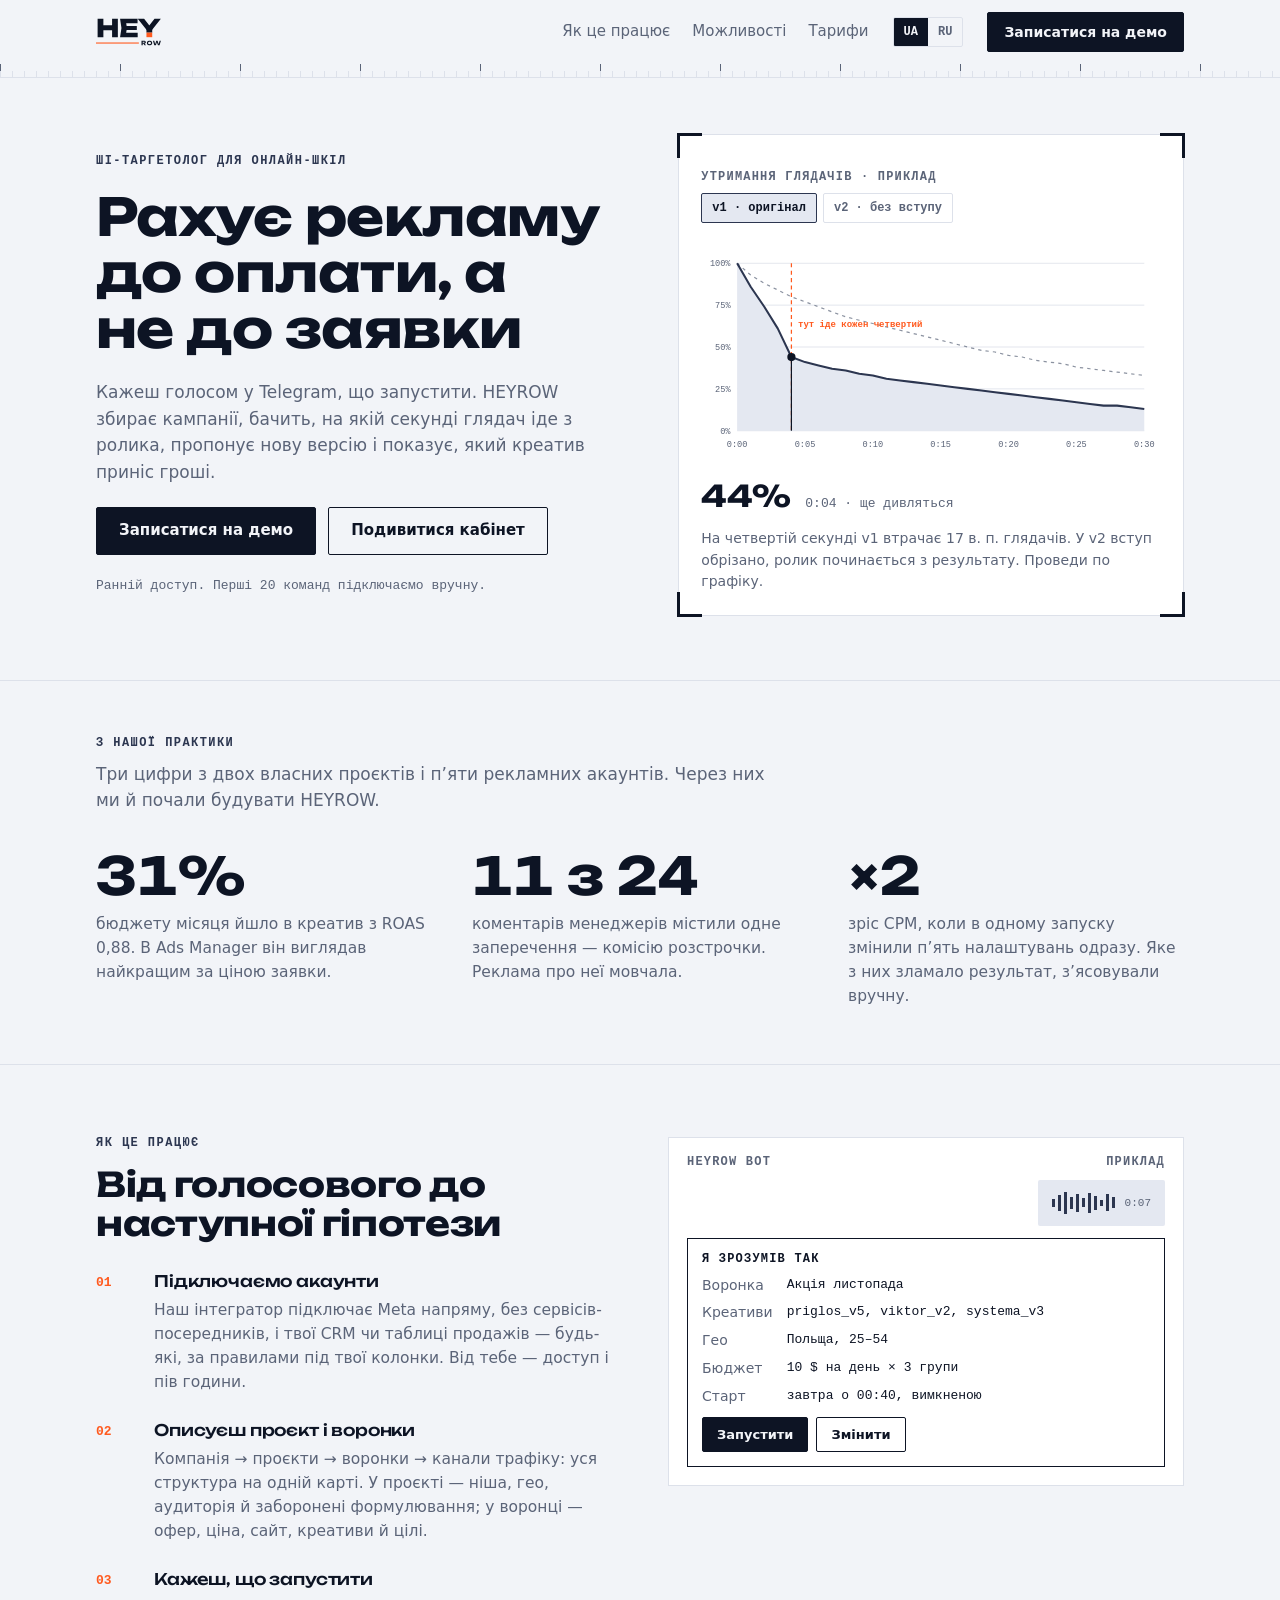
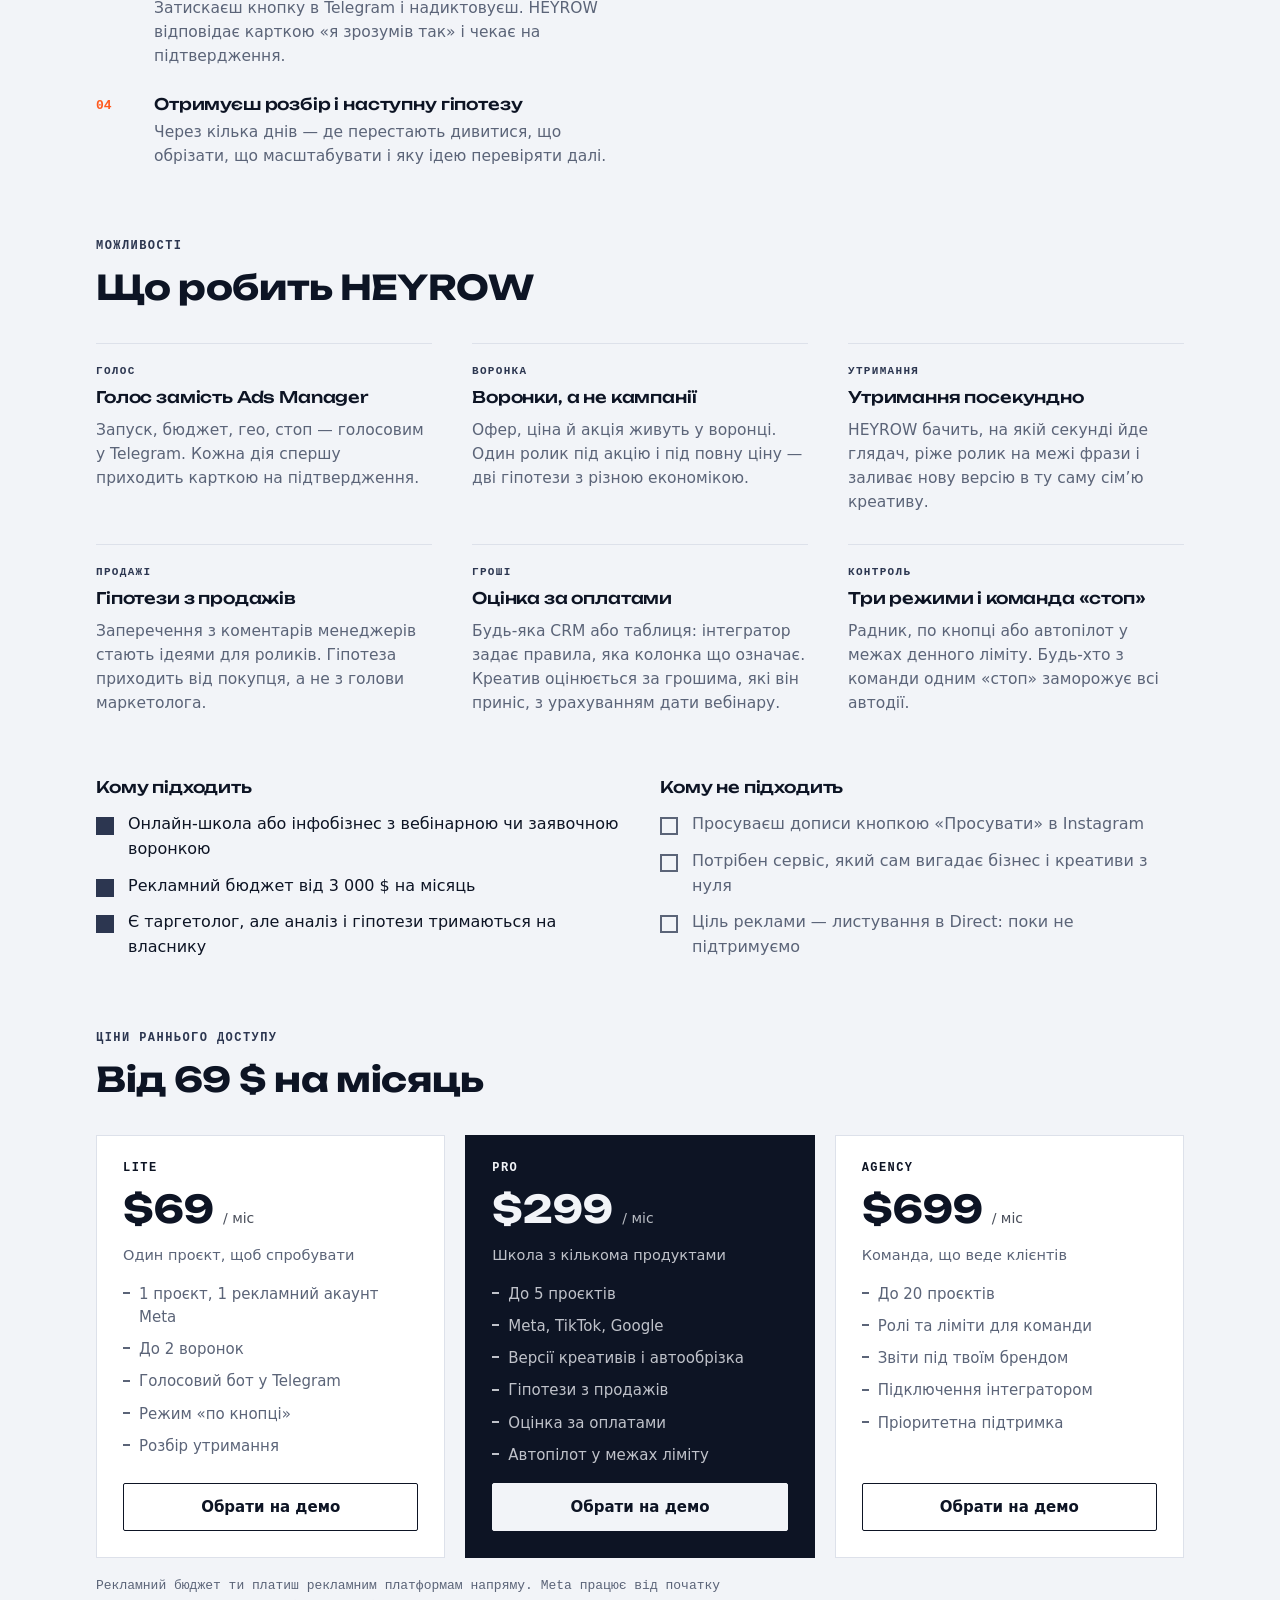
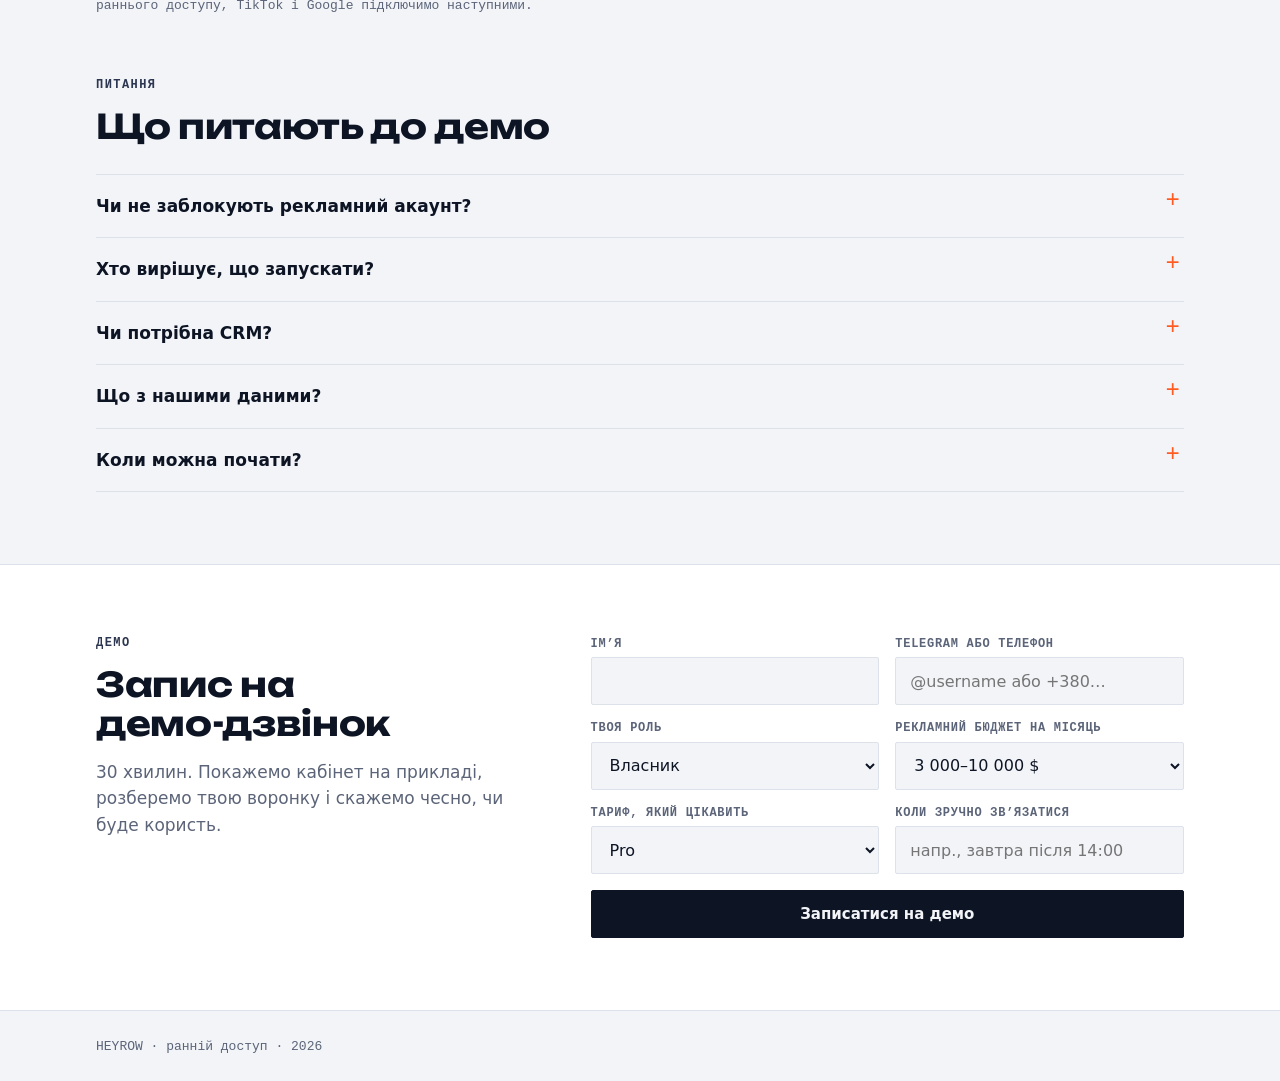
<file: index.html>
<!doctype html>
<html lang="uk">
<head>
<script>/* вход в HEYROW Beauty: если ссылка из письма открыла этот адрес, а вход начинали в beauty.html — перейти туда с теми же данными входа */(function(){try{var bt=+localStorage.getItem("beauty_back");if(bt&&Date.now()-bt<864e5&&/access_token|code=|error_description/.test(location.hash+location.search)){localStorage.removeItem("beauty_back");location.replace("beauty.html"+location.search+location.hash)}}catch(e){}})()</script>
<meta charset="utf-8">
<meta name="robots" content="noindex">
<meta name="viewport" content="width=device-width, initial-scale=1, viewport-fit=cover">
<title>HEYROW</title>
<meta name="claude:viewport-fit-sides" content="cover">
<meta name="description" content="HEYROW — ІІ-таргетолог для онлайн-шкіл: голосове керування рекламою, досмотри по секундах, гіпотези з продажів, рахунок по оплатах.">
<script src="brand.js?v=202611271323"></script>
<style>
/* Layout: the page is an editing suite — a tick ruler under the header, a scrubbable
   retention curve inside a viewfinder frame as the hero, square corners everywhere. */
/* Цвета и шрифты задаются в brand.js — здесь только var(--имя). */
*{box-sizing:border-box}
[hidden]{display:none!important}
body{margin:0;background:var(--bg);color:var(--ink);font:400 17px/1.55 var(--f-body);-webkit-font-smoothing:antialiased}
body::before{content:"";position:fixed;inset:0 0 auto;height:env(safe-area-inset-top,0px);z-index:10;background:var(--bg)}
a{color:inherit}
.wrap{max-width:1120px;margin-inline:auto;padding-left:max(16px,env(safe-area-inset-left,0px));padding-right:max(16px,env(safe-area-inset-right,0px))}
h1,h2,h3{font-family:var(--f-display);font-weight:700;letter-spacing:-.01em;text-wrap:balance;margin:0}
h1{font-size:clamp(30px,4.6vw,52px);line-height:1.08}
h2{font-size:clamp(24px,3vw,34px);line-height:1.15}
h3{font-size:16px;line-height:1.3;font-weight:500}
p{margin:0}
.eyebrow{font:600 12px/1 var(--f-mono);letter-spacing:.12em;text-transform:uppercase;color:var(--track)}
.lead{color:var(--muted);max-width:62ch}
.btn{display:inline-flex;align-items:center;justify-content:center;gap:8px;min-height:48px;padding:0 22px;border:1.5px solid var(--ink);border-radius:2px;
  font:600 15px/1 var(--f-body);text-decoration:none;cursor:pointer;transition:transform .15s ease,background .15s ease,color .15s ease}
.btn--solid{background:var(--ink);color:var(--on-ink)}
.btn--ghost{background:transparent;color:var(--ink)}
.btn:hover{transform:translateY(-2px)}
.btn:focus-visible,a:focus-visible,summary:focus-visible,input:focus-visible,select:focus-visible,button:focus-visible{outline:2.5px solid var(--play);outline-offset:3px}

/* header */
.top{position:sticky;top:env(safe-area-inset-top,0px);z-index:9;background:color-mix(in srgb,var(--bg) 90%,transparent);backdrop-filter:blur(10px)}
.top__row{display:flex;align-items:center;gap:24px;min-height:64px}
.logo{display:inline-flex;align-items:center;gap:10px;font:700 17px/1 var(--f-display);letter-spacing:.04em;text-decoration:none}
.logo i{width:18px;height:18px;border-left:3px solid var(--play);border-top:3px solid var(--play);display:block}
.nav{display:flex;gap:22px;margin-left:auto;font-size:15px}
.nav a{text-decoration:none;color:var(--muted)}
.nav a:hover{color:var(--ink)}
.lang{display:flex;border:1.5px solid var(--line);border-radius:2px;overflow:hidden}
.lang button{border:0;background:transparent;color:var(--muted);font:600 12px/1 var(--f-mono);padding:8px 10px;cursor:pointer}
.lang button[aria-pressed="true"]{background:var(--ink);color:var(--on-ink)}
.top .btn{min-height:40px;padding:0 16px;font-size:14px}
.ruler{height:14px;border-bottom:1px solid var(--line);
  background:repeating-linear-gradient(90deg,var(--line) 0 1px,transparent 1px 12px),repeating-linear-gradient(90deg,var(--muted) 0 1px,transparent 1px 120px);
  background-size:auto 6px,auto 14px;background-repeat:repeat-x;background-position:0 100%,0 100%}

section{padding-block:72px}
.hero{padding-block:56px 64px}
.hero__grid{display:grid;grid-template-columns:1.02fr .98fr;gap:56px;align-items:center}
.hero__grid>*{min-width:0}
.hero__copy{display:flex;flex-direction:column;gap:22px;animation:rise .6s ease both}
.hero__cta{display:flex;flex-wrap:wrap;gap:12px}
.hero__note{font:400 13px/1.4 var(--f-mono);color:var(--muted)}
@keyframes rise{from{opacity:.35;transform:translateY(10px)}to{opacity:1;transform:none}}

/* viewfinder */
.vf{position:relative;background:var(--surface);border:1px solid var(--line);padding:22px;display:flex;flex-direction:column;gap:14px;animation:rise .7s .08s ease both}
.vf::before,.vf::after,.vf>b::before,.vf>b::after{content:"";position:absolute;width:22px;height:22px;border:3px solid var(--ink)}
.vf::before{left:-2px;top:-2px;border-right:0;border-bottom:0}
.vf::after{right:-2px;top:-2px;border-left:0;border-bottom:0}
.vf>b::before{left:-2px;bottom:-2px;border-right:0;border-top:0}
.vf>b::after{right:-2px;bottom:-2px;border-left:0;border-top:0}
.vf__head{display:flex;flex-wrap:wrap;align-items:center;justify-content:space-between;gap:10px}
.vf__title{font:600 12px/1 var(--f-mono);letter-spacing:.1em;text-transform:uppercase;color:var(--muted)}
.chips{display:flex;gap:6px}
.chip{border:1.5px solid var(--line);background:transparent;color:var(--muted);font:600 12px/1 var(--f-mono);padding:8px 10px;border-radius:2px;cursor:pointer}
.chip[aria-pressed="true"]{border-color:var(--track);background:var(--track-soft);color:var(--ink)}
.vf svg{display:block;width:100%;height:auto;touch-action:none;cursor:crosshair}
.vf__read{display:flex;align-items:baseline;gap:14px;font-family:var(--f-mono);font-variant-numeric:tabular-nums}
.vf__read strong{font:700 30px/1 var(--f-display);color:var(--ink)}
.vf__read span{font-size:13px;color:var(--muted)}
.vf__cap{font-size:14px;color:var(--muted)}
.g-grid{stroke:var(--line);stroke-width:1}
.g-lab{fill:var(--muted);font:400 10.5px var(--f-mono)}
.g-area{fill:var(--track-soft)}
.g-on{fill:none;stroke:var(--track);stroke-width:2.5;stroke-linejoin:round}
.g-off{fill:none;stroke:var(--muted);stroke-width:1.5;stroke-dasharray:4 5;opacity:.7}
.g-cut{stroke:var(--play);stroke-width:1.5;stroke-dasharray:5 4}
.g-cutlab{fill:var(--play);font:600 11px var(--f-mono)}
.g-head{stroke:var(--ink);stroke-width:1.5}
.g-dot{fill:var(--ink)}

/* proof */
.proof{border-block:1px solid var(--line);padding-block:56px}
.proof__head{display:flex;flex-direction:column;gap:12px;margin-bottom:36px}
.proof__grid{display:grid;grid-template-columns:repeat(3,1fr);gap:40px}
.proof__grid>div{display:flex;flex-direction:column;gap:10px;min-width:0}
.num{font:700 clamp(34px,4.4vw,52px)/1 var(--f-display);font-variant-numeric:tabular-nums}
.proof__grid p{color:var(--muted);font-size:15.5px}

/* how */
.split{display:grid;grid-template-columns:1fr 1fr;gap:56px;align-items:start}
.split>*{min-width:0}
.stack{display:flex;flex-direction:column;gap:16px}
.steps{list-style:none;margin:28px 0 0;padding:0;display:flex;flex-direction:column;gap:26px;counter-reset:s}
.steps li{display:grid;grid-template-columns:44px 1fr;gap:14px;counter-increment:s}
.steps li::before{content:"0" counter(s);font:600 13px/1.9 var(--f-mono);color:var(--play)}
.steps p{color:var(--muted);font-size:15.5px;margin-top:6px}
/* bot mock */
.bot{background:var(--surface);border:1px solid var(--line);padding:18px;display:flex;flex-direction:column;gap:12px;position:sticky;top:96px}
.bot__bar{font:600 12px/1 var(--f-mono);letter-spacing:.1em;text-transform:uppercase;color:var(--muted);display:flex;justify-content:space-between}
.msg{max-width:88%;padding:12px 14px;border-radius:2px;font-size:14.5px}
.msg--me{align-self:flex-end;background:var(--track-soft);display:flex;align-items:center;gap:10px}
.wave{display:flex;align-items:center;gap:3px;height:22px}
.wave i{width:3px;background:var(--track);display:block}
.msg--me small{font:400 11px var(--f-mono);color:var(--muted)}
.card{border:1.5px solid var(--ink);padding:14px;display:flex;flex-direction:column;gap:10px}
.card__t{font:600 12px/1 var(--f-mono);letter-spacing:.1em;text-transform:uppercase}
.kv{display:grid;grid-template-columns:auto 1fr;gap:6px 14px;font-size:14px;margin:0}
.kv dt{color:var(--muted)}
.kv dd{margin:0;font-family:var(--f-mono);font-size:13px;overflow-wrap:anywhere}
.card__btns{display:flex;gap:8px;flex-wrap:wrap}
.card__btns span{font:600 13px/1 var(--f-body);padding:10px 14px;border:1.5px solid var(--ink);border-radius:2px}
.card__btns span:first-child{background:var(--ink);color:var(--on-ink)}

/* features */
.feat{display:grid;grid-template-columns:repeat(3,1fr);gap:0 40px;margin-top:36px}
.feat>div{border-top:1px solid var(--line);padding-block:22px 30px;display:flex;flex-direction:column;gap:10px;min-width:0}
.feat p{color:var(--muted);font-size:15.5px}
.tag{font:600 11px/1 var(--f-mono);letter-spacing:.12em;text-transform:uppercase;color:var(--track)}

/* fit */
.fit{display:grid;grid-template-columns:1fr 1fr;gap:40px;margin-top:32px}
.fit ul{list-style:none;margin:14px 0 0;padding:0;display:flex;flex-direction:column;gap:12px}
.fit li{display:grid;grid-template-columns:22px 1fr;gap:10px;font-size:16px}
.fit li::before{content:"";width:14px;height:14px;margin-top:5px;border:2px solid var(--track);background:var(--track)}
.fit .no li::before{background:transparent;border-color:var(--muted)}
.fit .no li{color:var(--muted)}

/* pricing */
.plans{display:grid;grid-template-columns:repeat(3,1fr);gap:20px;margin-top:36px;align-items:stretch}
.plan{background:var(--surface);border:1px solid var(--line);padding:26px;display:flex;flex-direction:column;gap:16px;min-width:0}
.plan--main{background:var(--ink);color:var(--on-ink);border-color:var(--ink)}
.plan.plan--main .plan__for,.plan.plan--main li{color:color-mix(in srgb,var(--on-ink) 78%,transparent)}
.plan--main .btn{border-color:var(--on-ink);background:var(--on-ink);color:var(--ink)}
.plan__name{font:600 12px/1 var(--f-mono);letter-spacing:.12em;text-transform:uppercase}
.plan__price{font:700 38px/1 var(--f-display);font-variant-numeric:tabular-nums}
.plan__price small{font:400 14px var(--f-body);opacity:.75}
.plan__for{color:var(--muted);font-size:14.5px}
.plan ul{list-style:none;margin:0;padding:0;display:flex;flex-direction:column;gap:9px;font-size:15px;flex:1}
.plan li{padding-left:16px;position:relative;color:var(--muted)}
.plan li::before{content:"";position:absolute;left:0;top:.62em;width:7px;height:2px;background:currentColor}
.fine{font:400 13px/1.5 var(--f-mono);color:var(--muted);margin-top:18px;max-width:80ch}

/* faq */
.faq{margin-top:28px;border-top:1px solid var(--line)}
.faq details{border-bottom:1px solid var(--line)}
.faq summary{cursor:pointer;list-style:none;padding:18px 36px 18px 0;font-weight:600;position:relative}
.faq summary::-webkit-details-marker{display:none}
.faq summary::after{content:"+";position:absolute;right:4px;top:14px;font:400 24px/1 var(--f-mono);color:var(--play)}
.faq details[open] summary::after{content:"–"}
.faq p{color:var(--muted);padding:0 0 20px;max-width:70ch}

/* form */
.book{background:var(--surface);border-top:1px solid var(--line)}
.book__grid{display:grid;grid-template-columns:.85fr 1.15fr;gap:56px;align-items:start}
.book__grid>*{min-width:0}
form{display:grid;grid-template-columns:1fr 1fr;gap:16px}
.f{display:flex;flex-direction:column;gap:6px;min-width:0}
.f--wide{grid-column:1/-1}
label{font:600 12px/1.2 var(--f-mono);letter-spacing:.06em;text-transform:uppercase;color:var(--muted)}
input,select{width:100%;min-height:48px;padding:0 14px;border:1.5px solid var(--line);border-radius:2px;background:var(--bg);color:var(--ink);font:400 16px var(--f-body)}
input:hover,select:hover{border-color:var(--muted)}
form .btn{grid-column:1/-1}
.ok{border:1.5px solid var(--track);padding:26px;display:flex;flex-direction:column;gap:10px}
.ok small{font:400 13px/1.5 var(--f-mono);color:var(--play)}
.err{grid-column:1/-1;color:var(--play);font-size:14px}

footer{padding-block:28px;font:400 13px var(--f-mono);color:var(--muted);border-top:1px solid var(--line)}

@media (max-width:900px){
  section{padding-block:52px}
  .hero__grid,.split,.book__grid,.fit{grid-template-columns:1fr;gap:36px}
  .proof__grid,.feat,.plans{grid-template-columns:1fr}
  .proof__grid{gap:28px}
  .nav{display:none}
  .lang{margin-left:auto}
  .bot{position:static}
}
@media (max-width:520px){
  form{grid-template-columns:1fr}
  .top .btn{display:none}
}
@media (prefers-reduced-motion:reduce){*{animation:none!important;transition:none!important}}
</style>
</head>
<body>

<header class="top">
  <div class="wrap top__row">
    <a class="logo" href="#top-anchor" data-brand="logo">HEYROW</a>
    <nav class="nav" aria-label="main">
      <a href="#how" data-i18n="nav_how"></a>
      <a href="#features" data-i18n="nav_feat"></a>
      <a href="#pricing" data-i18n="nav_price"></a>
    </nav>
    <div class="lang" role="group" aria-label="language">
      <button type="button" data-lang="uk" aria-pressed="true">UA</button>
      <button type="button" data-lang="ru" aria-pressed="false">RU</button>
    </div>
    <a class="btn btn--solid" href="#book" data-i18n="nav_cta"></a>
  </div>
  <div class="ruler" aria-hidden="true"></div>
</header>

<main id="top-anchor">

<section class="hero">
  <div class="wrap hero__grid">
    <div class="hero__copy">
      <span class="eyebrow" data-i18n="hero_eyebrow"></span>
      <h1 data-i18n="hero_h1"></h1>
      <p class="lead" data-i18n="hero_sub"></p>
      <div class="hero__cta">
        <a class="btn btn--solid" href="#book" data-i18n="hero_cta"></a>
        <a class="btn btn--ghost" href="demo.html#sample" data-i18n="hero_cta2"></a>
      </div>
      <p class="hero__note" data-i18n="hero_note"></p>
    </div>

    <div class="vf" aria-label="retention example">
      <b aria-hidden="true"></b>
      <div class="vf__head">
        <span class="vf__title" data-i18n="w_title"></span>
        <div class="chips" role="group">
          <button type="button" class="chip" id="chip-v1" data-v="v1" aria-pressed="true" data-i18n="w_v1"></button>
          <button type="button" class="chip" id="chip-v2" data-v="v2" aria-pressed="false" data-i18n="w_v2"></button>
        </div>
      </div>
      <svg id="ret" viewBox="0 0 560 280" role="img" aria-label="retention curve"></svg>
      <div class="vf__read"><strong id="ret-pct">44%</strong><span><span id="ret-time">0:04</span> · <span data-i18n="w_left"></span></span></div>
      <p class="vf__cap" data-i18n="w_cap"></p>
    </div>
  </div>
</section>

<section class="proof">
  <div class="wrap">
    <div class="proof__head">
      <span class="eyebrow" data-i18n="proof_eyebrow"></span>
      <p class="lead" data-i18n="proof_lead"></p>
    </div>
    <div class="proof__grid">
      <div><span class="num">31%</span><p data-i18n="p1"></p></div>
      <div><span class="num" data-i18n="p2_num"></span><p data-i18n="p2"></p></div>
      <div><span class="num">×2</span><p data-i18n="p3"></p></div>
    </div>
  </div>
</section>

<section id="how">
  <div class="wrap split">
    <div>
      <div class="stack">
        <span class="eyebrow" data-i18n="how_eyebrow"></span>
        <h2 data-i18n="how_h2"></h2>
      </div>
      <ol class="steps">
        <li><div><h3 data-i18n="h1_t"></h3><p data-i18n="h1_d"></p></div></li>
        <li><div><h3 data-i18n="h2_t"></h3><p data-i18n="h2_d"></p></div></li>
        <li><div><h3 data-i18n="h3_t"></h3><p data-i18n="h3_d"></p></div></li>
        <li><div><h3 data-i18n="h4_t"></h3><p data-i18n="h4_d"></p></div></li>
      </ol>
    </div>
    <div class="bot" aria-label="bot example">
      <div class="bot__bar"><span><span data-brand="name">HEYROW</span> bot</span><span data-i18n="bot_ex"></span></div>
      <div class="msg msg--me">
        <span class="wave" aria-hidden="true"><i style="height:8px"></i><i style="height:16px"></i><i style="height:22px"></i><i style="height:12px"></i><i style="height:18px"></i><i style="height:9px"></i><i style="height:20px"></i><i style="height:14px"></i><i style="height:6px"></i><i style="height:17px"></i><i style="height:11px"></i></span>
        <small>0:07</small>
      </div>
      <div class="card">
        <span class="card__t" data-i18n="bot_card"></span>
        <dl class="kv">
          <dt data-i18n="bot_k1"></dt><dd data-i18n="bot_v1"></dd>
          <dt data-i18n="bot_k2"></dt><dd>priglos_v5, viktor_v2, systema_v3</dd>
          <dt data-i18n="bot_k3"></dt><dd data-i18n="bot_v3"></dd>
          <dt data-i18n="bot_k4"></dt><dd data-i18n="bot_v4"></dd>
          <dt data-i18n="bot_k5"></dt><dd data-i18n="bot_v5"></dd>
        </dl>
        <div class="card__btns"><span data-i18n="bot_go"></span><span data-i18n="bot_edit"></span></div>
      </div>
    </div>
  </div>
</section>

<section id="features" style="padding-top:0">
  <div class="wrap">
    <div class="stack">
      <span class="eyebrow" data-i18n="feat_eyebrow"></span>
      <h2 data-i18n="feat_h2"></h2>
    </div>
    <div class="feat">
      <div><span class="tag" data-i18n="f1_g"></span><h3 data-i18n="f1_t"></h3><p data-i18n="f1_d"></p></div>
      <div><span class="tag" data-i18n="f2_g"></span><h3 data-i18n="f2_t"></h3><p data-i18n="f2_d"></p></div>
      <div><span class="tag" data-i18n="f3_g"></span><h3 data-i18n="f3_t"></h3><p data-i18n="f3_d"></p></div>
      <div><span class="tag" data-i18n="f4_g"></span><h3 data-i18n="f4_t"></h3><p data-i18n="f4_d"></p></div>
      <div><span class="tag" data-i18n="f5_g"></span><h3 data-i18n="f5_t"></h3><p data-i18n="f5_d"></p></div>
      <div><span class="tag" data-i18n="f6_g"></span><h3 data-i18n="f6_t"></h3><p data-i18n="f6_d"></p></div>
    </div>
    <div class="fit">
      <div><h3 data-i18n="fit_yes"></h3><ul><li data-i18n="y1"></li><li data-i18n="y2"></li><li data-i18n="y3"></li></ul></div>
      <div class="no"><h3 data-i18n="fit_no"></h3><ul><li data-i18n="n1"></li><li data-i18n="n2"></li><li data-i18n="n3"></li></ul></div>
    </div>
  </div>
</section>

<section id="pricing" style="padding-top:0">
  <div class="wrap">
    <div class="stack">
      <span class="eyebrow" data-i18n="price_eyebrow"></span>
      <h2 data-i18n="price_h2"></h2>
    </div>
    <div class="plans">
      <div class="plan">
        <span class="plan__name">Lite</span>
        <span class="plan__price">$69 <small data-i18n="per"></small></span>
        <p class="plan__for" data-i18n="pl1_for"></p>
        <ul><li data-i18n="pl1_a"></li><li data-i18n="pl1_b"></li><li data-i18n="pl1_c"></li><li data-i18n="pl1_d"></li><li data-i18n="pl1_e"></li></ul>
        <a class="btn btn--ghost" href="#book" data-plan="Lite" data-i18n="plan_cta"></a>
      </div>
      <div class="plan plan--main">
        <span class="plan__name">Pro</span>
        <span class="plan__price">$299 <small data-i18n="per"></small></span>
        <p class="plan__for" data-i18n="pl2_for"></p>
        <ul><li data-i18n="pl2_a"></li><li data-i18n="pl2_b"></li><li data-i18n="pl2_c"></li><li data-i18n="pl2_d"></li><li data-i18n="pl2_e"></li><li data-i18n="pl2_f"></li></ul>
        <a class="btn" href="#book" data-plan="Pro" data-i18n="plan_cta"></a>
      </div>
      <div class="plan">
        <span class="plan__name">Agency</span>
        <span class="plan__price">$699 <small data-i18n="per"></small></span>
        <p class="plan__for" data-i18n="pl3_for"></p>
        <ul><li data-i18n="pl3_a"></li><li data-i18n="pl3_b"></li><li data-i18n="pl3_c"></li><li data-i18n="pl3_d"></li><li data-i18n="pl3_e"></li></ul>
        <a class="btn btn--ghost" href="#book" data-plan="Agency" data-i18n="plan_cta"></a>
      </div>
    </div>
    <p class="fine" data-i18n="price_fine"></p>

    <div class="stack" style="margin-top:64px">
      <span class="eyebrow" data-i18n="faq_eyebrow"></span>
      <h2 data-i18n="faq_h2"></h2>
    </div>
    <div class="faq">
      <details><summary data-i18n="q1"></summary><p data-i18n="a1"></p></details>
      <details><summary data-i18n="q2"></summary><p data-i18n="a2"></p></details>
      <details><summary data-i18n="q3"></summary><p data-i18n="a3"></p></details>
      <details><summary data-i18n="q4"></summary><p data-i18n="a4"></p></details>
      <details><summary data-i18n="q5"></summary><p data-i18n="a5"></p></details>
    </div>
  </div>
</section>

<section id="book" class="book">
  <div class="wrap book__grid">
    <div class="stack">
      <span class="eyebrow" data-i18n="book_eyebrow"></span>
      <h2 data-i18n="book_h2"></h2>
      <p class="lead" data-i18n="book_sub"></p>
    </div>
    <div>
      <form id="lead" novalidate>
        <div class="f"><label for="f-name" data-i18n="l_name"></label><input id="f-name" name="name" autocomplete="name" required></div>
        <div class="f"><label for="f-contact" data-i18n="l_contact"></label><input id="f-contact" name="contact" required data-i18n-ph="ph_contact"></div>
        <div class="f"><label for="f-role" data-i18n="l_role"></label>
          <select id="f-role" name="role"><option data-i18n="r1"></option><option data-i18n="r2"></option><option data-i18n="r3"></option><option data-i18n="r4"></option></select></div>
        <div class="f"><label for="f-budget" data-i18n="l_budget"></label>
          <select id="f-budget" name="budget"><option data-i18n="b1"></option><option data-i18n="b2"></option><option data-i18n="b3" selected></option><option data-i18n="b4"></option><option data-i18n="b5"></option></select></div>
        <div class="f"><label for="f-plan" data-i18n="l_plan"></label>
          <select id="f-plan" name="plan"><option>Lite</option><option selected>Pro</option><option>Agency</option><option data-i18n="plan_unknown"></option></select></div>
        <div class="f"><label for="f-time" data-i18n="l_time"></label><input id="f-time" name="time" data-i18n-ph="ph_time"></div>
        <p class="err" id="lead-err" hidden data-i18n="form_err"></p>
        <button class="btn btn--solid" type="submit" data-i18n="submit"></button>
      </form>
      <div class="ok" id="lead-ok" hidden>
        <h3 data-i18n="ok_t"></h3>
        <p data-i18n="ok_d"></p>
        <small id="lead-preview" hidden data-i18n="ok_preview"></small>
      </div>
    </div>
  </div>
</section>

</main>

<footer><div class="wrap" data-i18n="foot"></div></footer>

<script>
/* ---- настройки перед публикацией на домене ---- */
const CONFIG = {
  formEndpoint: "",   // URL веб-приложения Google Apps Script или своего обработчика; пусто = режим просмотра
  metaPixelId: ""     // ID пикселя Meta; пусто = пиксель не подключается
};

const I18N = {
uk:{
nav_how:"Як це працює",nav_feat:"Можливості",nav_price:"Тарифи",nav_cta:"Записатися на демо",
hero_eyebrow:"ШІ-таргетолог для онлайн-шкіл",
hero_h1:"Рахує рекламу до оплати, а не до заявки",
hero_sub:"Кажеш голосом у Telegram, що запустити. {brand} збирає кампанії, бачить, на якій секунді глядач іде з ролика, пропонує нову версію і показує, який креатив приніс гроші.",
hero_cta:"Записатися на демо",hero_cta2:"Подивитися кабінет",
hero_note:"Ранній доступ. Перші 20 команд підключаємо вручну.",
w_title:"Утримання глядачів · приклад",w_v1:"v1 · оригінал",w_v2:"v2 · без вступу",w_left:"ще дивляться",
w_cut:"тут іде кожен четвертий",
w_cap:"На четвертій секунді v1 втрачає 17 в. п. глядачів. У v2 вступ обрізано, ролик починається з результату. Проведи по графіку.",
proof_eyebrow:"З нашої практики",
proof_lead:"Три цифри з двох власних проєктів і п’яти рекламних акаунтів. Через них ми й почали будувати {brand}.",
p1:"бюджету місяця йшло в креатив з ROAS 0,88. В Ads Manager він виглядав найкращим за ціною заявки.",
p2_num:"11 з 24",
p2:"коментарів менеджерів містили одне заперечення — комісію розстрочки. Реклама про неї мовчала.",
p3:"зріс CPM, коли в одному запуску змінили п’ять налаштувань одразу. Яке з них зламало результат, з’ясовували вручну.",
how_eyebrow:"Як це працює",how_h2:"Від голосового до наступної гіпотези",
h1_t:"Підключаємо акаунти",h1_d:"Наш інтегратор підключає Meta напряму, без сервісів-посередників, і твої CRM чи таблиці продажів — будь-які, за правилами під твої колонки. Від тебе — доступ і пів години.",
h2_t:"Описуєш проєкт і воронки",h2_d:"Компанія → проєкти → воронки → канали трафіку: уся структура на одній карті. У проєкті — ніша, гео, аудиторія й заборонені формулювання; у воронці — офер, ціна, сайт, креативи й цілі.",
h3_t:"Кажеш, що запустити",h3_d:"Затискаєш кнопку в Telegram і надиктовуєш. {brand} відповідає карткою «я зрозумів так» і чекає на підтвердження.",
h4_t:"Отримуєш розбір і наступну гіпотезу",h4_d:"Через кілька днів — де перестають дивитися, що обрізати, що масштабувати і яку ідею перевіряти далі.",
bot_ex:"приклад",bot_card:"Я зрозумів так",
bot_k1:"Воронка",bot_v1:"Акція листопада",bot_k2:"Креативи",bot_k3:"Гео",bot_v3:"Польща, 25–54",
bot_k4:"Бюджет",bot_v4:"10 $ на день × 3 групи",bot_k5:"Старт",bot_v5:"завтра о 00:40, вимкненою",
bot_go:"Запустити",bot_edit:"Змінити",
feat_eyebrow:"Можливості",feat_h2:"Що робить {brand}",
f1_g:"голос",f1_t:"Голос замість Ads Manager",f1_d:"Запуск, бюджет, гео, стоп — голосовим у Telegram. Кожна дія спершу приходить карткою на підтвердження.",
f2_g:"воронка",f2_t:"Воронки, а не кампанії",f2_d:"Офер, ціна й акція живуть у воронці. Один ролик під акцію і під повну ціну — дві гіпотези з різною економікою.",
f3_g:"утримання",f3_t:"Утримання посекундно",f3_d:"{brand} бачить, на якій секунді йде глядач, ріже ролик на межі фрази і заливає нову версію в ту саму сім’ю креативу.",
f4_g:"продажі",f4_t:"Гіпотези з продажів",f4_d:"Заперечення з коментарів менеджерів стають ідеями для роликів. Гіпотеза приходить від покупця, а не з голови маркетолога.",
f5_g:"гроші",f5_t:"Оцінка за оплатами",f5_d:"Будь-яка CRM або таблиця: інтегратор задає правила, яка колонка що означає. Креатив оцінюється за грошима, які він приніс, з урахуванням дати вебінару.",
f6_g:"контроль",f6_t:"Три режими і команда «стоп»",f6_d:"Радник, по кнопці або автопілот у межах денного ліміту. Будь-хто з команди одним «стоп» заморожує всі автодії.",
fit_yes:"Кому підходить",y1:"Онлайн-школа або інфобізнес з вебінарною чи заявочною воронкою",y2:"Рекламний бюджет від 3 000 $ на місяць",y3:"Є таргетолог, але аналіз і гіпотези тримаються на власнику",
fit_no:"Кому не підходить",n1:"Просуваєш дописи кнопкою «Просувати» в Instagram",n2:"Потрібен сервіс, який сам вигадає бізнес і креативи з нуля",n3:"Ціль реклами — листування в Direct: поки не підтримуємо",
price_eyebrow:"Ціни раннього доступу",price_h2:"Від 69 $ на місяць",per:"/ міс",plan_cta:"Обрати на демо",
pl1_for:"Один проєкт, щоб спробувати",pl1_a:"1 проєкт, 1 рекламний акаунт Meta",pl1_b:"До 2 воронок",pl1_c:"Голосовий бот у Telegram",pl1_d:"Режим «по кнопці»",pl1_e:"Розбір утримання",
pl2_for:"Школа з кількома продуктами",pl2_a:"До 5 проєктів",pl2_b:"Meta, TikTok, Google",pl2_c:"Версії креативів і автообрізка",pl2_d:"Гіпотези з продажів",pl2_e:"Оцінка за оплатами",pl2_f:"Автопілот у межах ліміту",
pl3_for:"Команда, що веде клієнтів",pl3_a:"До 20 проєктів",pl3_b:"Ролі та ліміти для команди",pl3_c:"Звіти під твоїм брендом",pl3_d:"Підключення інтегратором",pl3_e:"Пріоритетна підтримка",
price_fine:"Рекламний бюджет ти платиш рекламним платформам напряму. Meta працює від початку раннього доступу, TikTok і Google підключимо наступними.",
faq_eyebrow:"Питання",faq_h2:"Що питають до демо",
q1:"Чи не заблокують рекламний акаунт?",a1:"{brand} працює лише через офіційні API рекламних платформ, без автоматизації браузера в Ads Manager. Усі кампанії створюються вимкненими. Вмикає їх людина або правило, яке ти сам задав.",
q2:"Хто вирішує, що запускати?",a2:"Ти. За замовчуванням кожна дія чекає на підтвердження. Автопілот вмикається окремо для кожної воронки і працює тільки в межах денного ліміту та граничної ціни ліда.",
q3:"Чи потрібна CRM?",a3:"Ні. Можна почати з конверсій сайту або лід-форм. Щоб рахувати за оплатами, підійде твоя наявна таблиця продажів у будь-якому вигляді — переробляти її під шаблон не треба.",
q4:"Що з нашими даними?",a4:"Дані одного клієнта не використовуються для порад іншому. Імена, телефони й email-адреси покупців до нас не потрапляють — беремо лише дату, суму й мітки реклами.",
q5:"Коли можна почати?",a5:"Зараз триває набір у ранній доступ. На демо покажемо кабінет, узгодимо підключення і назвемо дату старту для твого проєкту.",
book_eyebrow:"Демо",book_h2:"Запис на демо-дзвінок",book_sub:"30 хвилин. Покажемо кабінет на прикладі, розберемо твою воронку і скажемо чесно, чи буде користь.",
l_name:"Ім’я",l_contact:"Telegram або телефон",ph_contact:"@username або +380…",l_role:"Твоя роль",r1:"Власник",r2:"Керівник маркетингу",r3:"Таргетолог",r4:"Агентство",
l_budget:"Рекламний бюджет на місяць",b1:"до 1 000 $",b2:"1 000–3 000 $",b3:"3 000–10 000 $",b4:"10 000–50 000 $",b5:"понад 50 000 $",
l_plan:"Тариф, який цікавить",plan_unknown:"Ще не знаю",l_time:"Коли зручно зв’язатися",ph_time:"напр., завтра після 14:00",
submit:"Записатися на демо",form_err:"Вкажи ім’я та контакт, щоб ми могли підтвердити час.",
ok_t:"Заявку прийнято",ok_d:"Напишемо тобі, щоб підтвердити час дзвінка.",ok_preview:"Режим перегляду: форма ще не підключена, заявка нікуди не надсилається.",
foot:"{brand} · ранній доступ · 2026"
},
ru:{
nav_how:"Как это работает",nav_feat:"Возможности",nav_price:"Тарифы",nav_cta:"Записаться на демо",
hero_eyebrow:"ИИ-таргетолог для онлайн-школ",
hero_h1:"Считает рекламу до оплаты, а не до заявки",
hero_sub:"Говоришь голосом в Telegram, что запустить. {brand} собирает кампании, видит, на какой секунде зритель уходит с ролика, предлагает новую версию и показывает, какой креатив принес деньги.",
hero_cta:"Записаться на демо",hero_cta2:"Посмотреть кабинет",
hero_note:"Ранний доступ. Первые 20 команд подключаем вручную.",
w_title:"Досмотры ролика · пример",w_v1:"v1 · оригинал",w_v2:"v2 · без вступления",w_left:"еще смотрят",
w_cut:"здесь уходит каждый четвертый",
w_cap:"На четвертой секунде v1 теряет 17 п.п. зрителей. В v2 вступление обрезано, ролик начинается с результата. Проведи по графику.",
proof_eyebrow:"Из нашей практики",
proof_lead:"Три цифры из двух собственных проектов и пяти рекламных аккаунтов. Из-за них мы и начали строить {brand}.",
p1:"бюджета месяца уходило в креатив с ROAS 0,88. В Ads Manager он выглядел лучшим по цене заявки.",
p2_num:"11 из 24",
p2:"комментариев менеджеров содержали одно возражение — комиссию рассрочки. Реклама о ней молчала.",
p3:"вырос CPM, когда в одном запуске поменяли пять настроек сразу. Какая из них сломала результат, выясняли вручную.",
how_eyebrow:"Как это работает",how_h2:"От голосового до следующей гипотезы",
h1_t:"Подключаем аккаунты",h1_d:"Наш интегратор подключает Meta напрямую, без сервисов-посредников, и твои CRM или таблицы продаж — любые, по правилам под твои колонки. От тебя — доступ и полчаса.",
h2_t:"Описываешь проект и воронки",h2_d:"Компания → проекты → воронки → каналы трафика: вся структура на одной карте. В проекте — ниша, гео, аудитория и запрещенные формулировки; в воронке — оффер, цена, сайт, креативы и цели.",
h3_t:"Говоришь, что запустить",h3_d:"Зажимаешь кнопку в Telegram и надиктовываешь. {brand} отвечает карточкой «я понял так» и ждет подтверждения.",
h4_t:"Получаешь разбор и следующую гипотезу",h4_d:"Через несколько дней — где перестают смотреть, что обрезать, что масштабировать и какую идею проверять дальше.",
bot_ex:"пример",bot_card:"Я понял так",
bot_k1:"Воронка",bot_v1:"Акция ноября",bot_k2:"Креативы",bot_k3:"Гео",bot_v3:"Польша, 25–54",
bot_k4:"Бюджет",bot_v4:"10 $ в день × 3 группы",bot_k5:"Старт",bot_v5:"завтра в 00:40, выключенной",
bot_go:"Запустить",bot_edit:"Изменить",
feat_eyebrow:"Возможности",feat_h2:"Что делает {brand}",
f1_g:"голос",f1_t:"Голос вместо Ads Manager",f1_d:"Запуск, бюджет, гео, стоп — голосовым в Telegram. Каждое действие сначала приходит карточкой на подтверждение.",
f2_g:"воронка",f2_t:"Воронки, а не кампании",f2_d:"Оффер, цена и акция живут в воронке. Один ролик под акцию и под полную цену — две гипотезы с разной экономикой.",
f3_g:"досмотры",f3_t:"Досмотры по секундам",f3_d:"{brand} видит, на какой секунде уходит зритель, режет ролик по границе фразы и заливает новую версию в ту же семью креатива.",
f4_g:"продажи",f4_t:"Гипотезы из продаж",f4_d:"Возражения из комментариев менеджеров становятся идеями для роликов. Гипотеза приходит от покупателя, а не из головы маркетолога.",
f5_g:"деньги",f5_t:"Оценка по оплатам",f5_d:"Любая CRM или таблица: интегратор задает правила, какая колонка что значит. Креатив оценивается по деньгам, которые он принес, с учетом даты вебинара.",
f6_g:"контроль",f6_t:"Три режима и команда «стоп»",f6_d:"Советник, по кнопке или автопилот в пределах дневного лимита. Любой в команде одним «стоп» замораживает все автодействия.",
fit_yes:"Кому подходит",y1:"Онлайн-школа или инфобизнес с вебинарной или заявочной воронкой",y2:"Рекламный бюджет от 3 000 $ в месяц",y3:"Есть таргетолог, но анализ и гипотезы держатся на собственнике",
fit_no:"Кому не подходит",n1:"Продвигаешь посты кнопкой «Продвигать» в Instagram",n2:"Нужен сервис, который сам придумает бизнес и креативы с нуля",n3:"Цель рекламы — переписки в Direct: пока не поддерживаем",
price_eyebrow:"Цены раннего доступа",price_h2:"От 69 $ в месяц",per:"/ мес",plan_cta:"Выбрать на демо",
pl1_for:"Один проект, чтобы попробовать",pl1_a:"1 проект, 1 рекламный аккаунт Meta",pl1_b:"До 2 воронок",pl1_c:"Голосовой бот в Telegram",pl1_d:"Режим «по кнопке»",pl1_e:"Разбор досмотров",
pl2_for:"Школа с несколькими продуктами",pl2_a:"До 5 проектов",pl2_b:"Meta, TikTok, Google",pl2_c:"Версии креативов и автообрезка",pl2_d:"Гипотезы из продаж",pl2_e:"Оценка по оплатам",pl2_f:"Автопилот в пределах лимита",
pl3_for:"Команда, которая ведет клиентов",pl3_a:"До 20 проектов",pl3_b:"Роли и лимиты для команды",pl3_c:"Отчеты под твоим брендом",pl3_d:"Подключение интегратором",pl3_e:"Приоритетная поддержка",
price_fine:"Рекламный бюджет ты платишь площадкам напрямую. Meta работает со старта раннего доступа, TikTok и Google подключаем следующими.",
faq_eyebrow:"Вопросы",faq_h2:"Что спрашивают до демо",
q1:"Не заблокируют ли рекламный аккаунт?",a1:"{brand} работает только через официальные API площадок, без автоматизации браузера в Ads Manager. Все кампании создаются выключенными. Включает их человек или правило, которое ты сам задал.",
q2:"Кто решает, что запускать?",a2:"Ты. По умолчанию каждое действие ждет подтверждения. Автопилот включается отдельно для каждой воронки и работает только в пределах дневного лимита и потолка цены лида.",
q3:"Нужна ли CRM?",a3:"Нет. Можно начать с конверсий сайта или лид-форм. Чтобы считать по оплатам, подойдет твоя текущая таблица продаж в любом виде — переделывать ее под шаблон не нужно.",
q4:"Что с нашими данными?",a4:"Данные одного клиента не используются для советов другому. Имена, телефоны и email-адреса покупателей к нам не попадают — берем только дату, сумму и метки рекламы.",
q5:"Когда можно начать?",a5:"Сейчас идет набор в ранний доступ. На демо покажем кабинет, согласуем подключение и назовем дату старта для твоего проекта.",
book_eyebrow:"Демо",book_h2:"Запись на демо-созвон",book_sub:"30 минут. Покажем кабинет на примере, разберем твою воронку и скажем честно, будет ли польза.",
l_name:"Имя",l_contact:"Telegram или телефон",ph_contact:"@username или +380…",l_role:"Твоя роль",r1:"Собственник",r2:"Руководитель маркетинга",r3:"Таргетолог",r4:"Агентство",
l_budget:"Рекламный бюджет в месяц",b1:"до 1 000 $",b2:"1 000–3 000 $",b3:"3 000–10 000 $",b4:"10 000–50 000 $",b5:"больше 50 000 $",
l_plan:"Тариф, который интересует",plan_unknown:"Пока не знаю",l_time:"Когда удобно связаться",ph_time:"напр., завтра после 14:00",
submit:"Записаться на демо",form_err:"Укажи имя и контакт, чтобы мы могли подтвердить время.",
ok_t:"Заявка принята",ok_d:"Напишем тебе, чтобы подтвердить время созвона.",ok_preview:"Режим просмотра: форма еще не подключена, заявка никуда не отправляется.",
foot:"{brand} · ранний доступ · 2026"
}};

let lang = "uk";
try { const s = localStorage.getItem("heyrow_lang"); if (s === "ru" || s === "uk") lang = s; } catch (e) {}
try { const q = new URLSearchParams(location.search).get("lang"); if (q === "ru" || q === "uk") lang = q; } catch (e) {}
const t = k => ((I18N[lang] && I18N[lang][k]) || k).replace(/\{brand\}/g, BRAND.name);

function applyLang(){
  document.documentElement.lang = lang;
  document.querySelectorAll("[data-i18n]").forEach(el => { el.textContent = t(el.dataset.i18n); });
  document.querySelectorAll("[data-i18n-ph]").forEach(el => { el.placeholder = t(el.dataset.i18nPh); });
  document.querySelectorAll(".lang button").forEach(b => b.setAttribute("aria-pressed", String(b.dataset.lang === lang)));
  drawRet();
}
document.querySelectorAll(".lang button").forEach(b => b.addEventListener("click", () => {
  lang = b.dataset.lang; try { localStorage.setItem("heyrow_lang", lang); } catch (e) {} applyLang();
}));

/* ---- график досмотров (пример) ---- */
const RET = {
  v1:[100,86,74,61,44,41,39,37,36,34,33,31,30,29,28,27,26,25,24,23,22,21,20,19,18,17,16,15,15,14,13],
  v2:[100,93,88,84,80,77,74,71,68,66,64,62,60,58,56,54,52,50,48,47,45,44,42,41,40,38,37,36,35,34,33]
};
let cur = "v1", head = 4;
const svg = document.getElementById("ret");
const X = s => 44 + s / 30 * 496, Y = p => 236 - p / 100 * 204;
const line = a => a.map((p, i) => (i ? "L" : "M") + X(i).toFixed(1) + " " + Y(p).toFixed(1)).join("");
const tc = s => "0:" + String(s).padStart(2, "0");
function drawRet(){
  const on = RET[cur], off = RET[cur === "v1" ? "v2" : "v1"];
  let h = "";
  [0,25,50,75,100].forEach(p => { h += `<line class="g-grid" x1="44" x2="540" y1="${Y(p)}" y2="${Y(p)}"/><text class="g-lab" x="36" y="${Y(p)+3.5}" text-anchor="end">${p}%</text>`; });
  [0,5,10,15,20,25,30].forEach(s => { h += `<text class="g-lab" x="${X(s)}" y="256" text-anchor="middle">${tc(s)}</text>`; });
  h += `<path class="g-area" d="${line(on)}L${X(30)} ${Y(0)}L${X(0)} ${Y(0)}Z"/>`;
  h += `<path class="g-off" d="${line(off)}"/><path class="g-on" d="${line(on)}"/>`;
  if (cur === "v1") h += `<line class="g-cut" x1="${X(4)}" x2="${X(4)}" y1="${Y(100)}" y2="${Y(0)}"/><text class="g-cutlab" x="${X(4)+8}" y="${Y(62)}">${t("w_cut")}</text>`;
  h += `<line class="g-head" x1="${X(head)}" x2="${X(head)}" y1="${Y(on[head])}" y2="${Y(0)}"/><circle class="g-dot" cx="${X(head)}" cy="${Y(on[head])}" r="5"/>`;
  svg.innerHTML = h;
  document.getElementById("ret-pct").textContent = on[head] + "%";
  document.getElementById("ret-time").textContent = tc(head);
}
function scrub(e){
  const r = svg.getBoundingClientRect();
  const x = (e.clientX - r.left) / r.width * 560;
  head = Math.max(0, Math.min(30, Math.round((x - 44) / 496 * 30)));
  drawRet();
}
svg.addEventListener("pointermove", scrub);
svg.addEventListener("pointerdown", scrub);
document.querySelectorAll(".chip").forEach(c => c.addEventListener("click", () => {
  cur = c.dataset.v;
  document.querySelectorAll(".chip").forEach(x => x.setAttribute("aria-pressed", String(x === c)));
  drawRet();
}));

/* ---- тариф из карточки подставляется в форму ---- */
document.querySelectorAll("[data-plan]").forEach(a => a.addEventListener("click", () => {
  document.getElementById("f-plan").value = a.dataset.plan;
}));

/* ---- форма записи ---- */
const form = document.getElementById("lead"), ok = document.getElementById("lead-ok"), err = document.getElementById("lead-err");
form.addEventListener("submit", async e => {
  e.preventDefault();
  if (!form.name.value.trim() || !form.contact.value.trim()) { err.hidden = false; return; }
  err.hidden = true;
  const data = Object.fromEntries(new FormData(form));
  data.lang = lang; data.ts = new Date().toISOString(); data.page = location.href;
  if (CONFIG.formEndpoint) {
    try { await fetch(CONFIG.formEndpoint, { method: "POST", mode: "no-cors", headers: { "Content-Type": "text/plain" }, body: JSON.stringify(data) }); }
    catch (x) { err.hidden = false; return; }
    if (window.fbq) window.fbq("track", "Schedule");
  }
  form.hidden = true; ok.hidden = false;
  document.getElementById("lead-preview").hidden = Boolean(CONFIG.formEndpoint);
});

/* ---- пиксель Meta подключается только когда указан ID ---- */
if (CONFIG.metaPixelId) {
  !function(f,b,e,v,n,t,s){if(f.fbq)return;n=f.fbq=function(){n.callMethod?n.callMethod.apply(n,arguments):n.queue.push(arguments)};
  if(!f._fbq)f._fbq=n;n.push=n;n.loaded=!0;n.version="2.0";n.queue=[];t=b.createElement(e);t.async=!0;t.src=v;
  s=b.getElementsByTagName(e)[0];s.parentNode.insertBefore(t,s)}(window,document,"script","https://connect.facebook.net/en_US/fbevents.js");
  window.fbq("init", CONFIG.metaPixelId); window.fbq("track", "PageView");
}

applyLang();
</script>
</body>
</html>
</file>
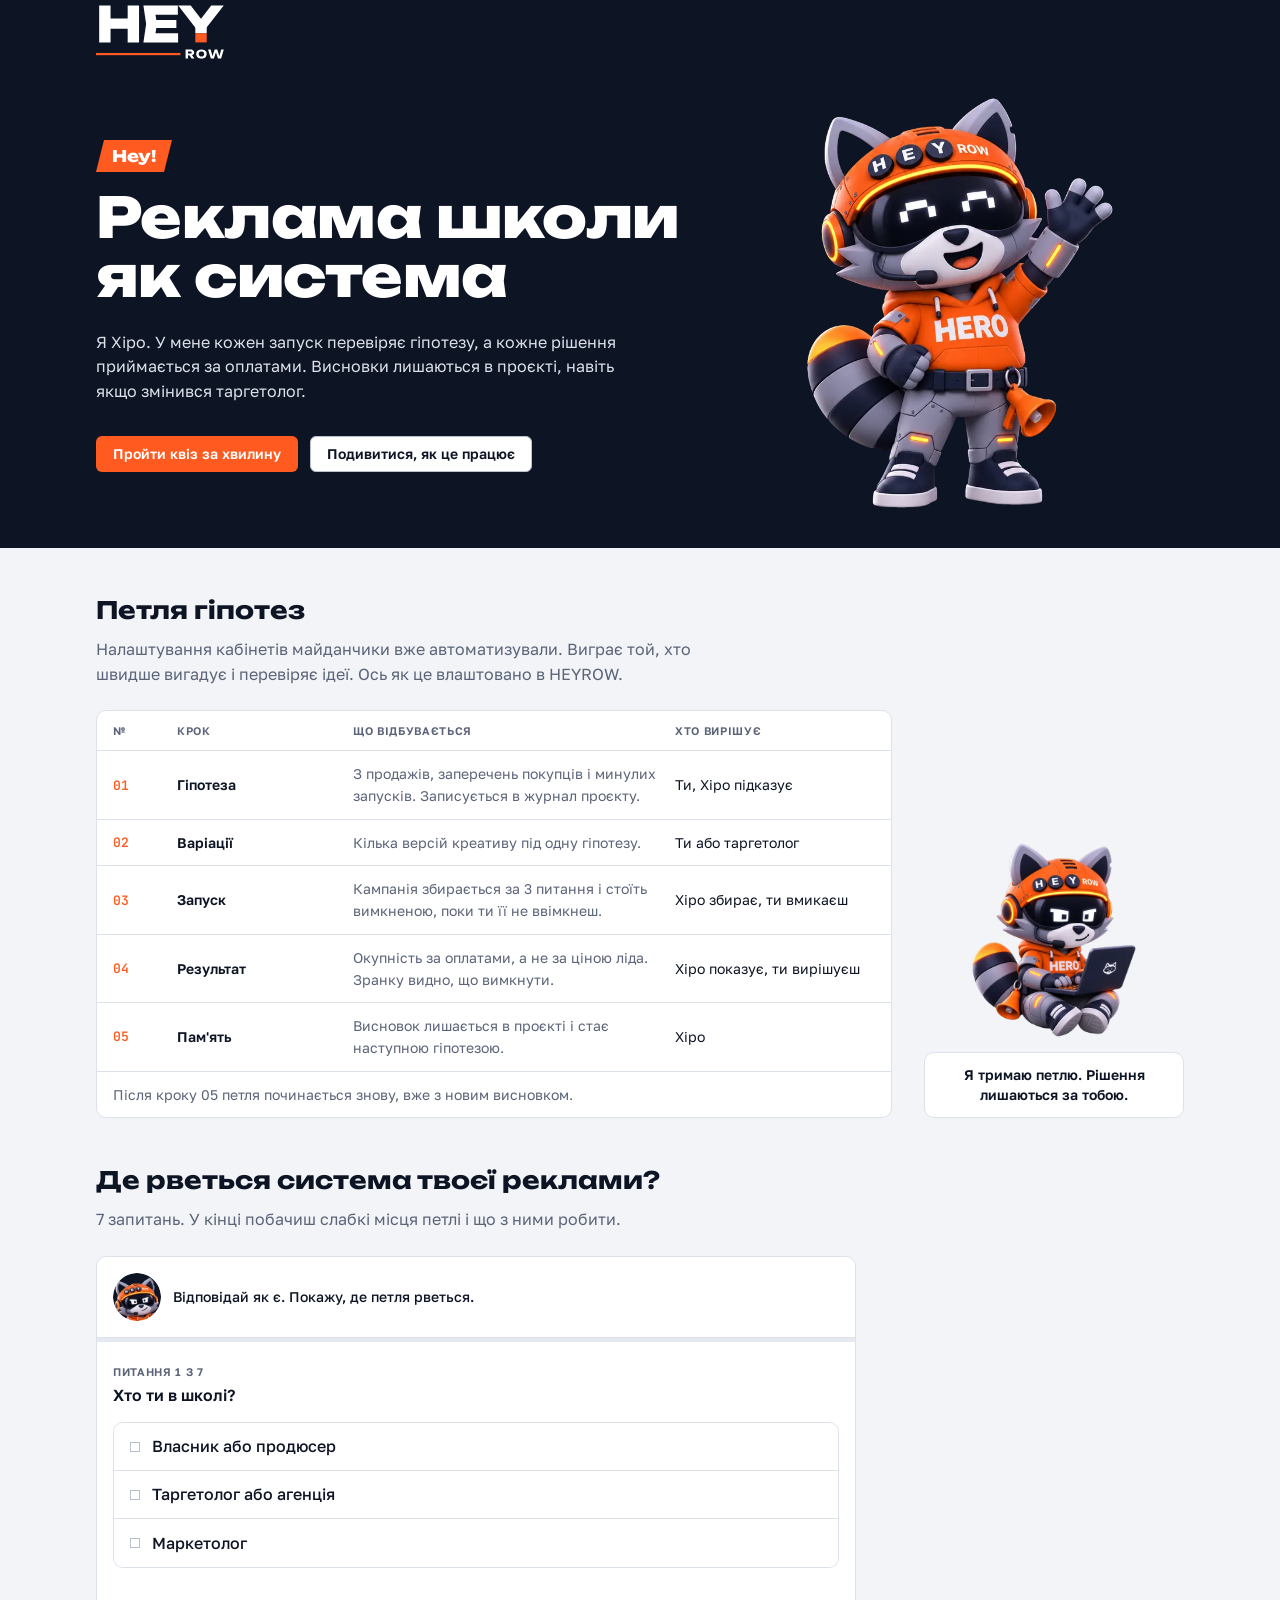
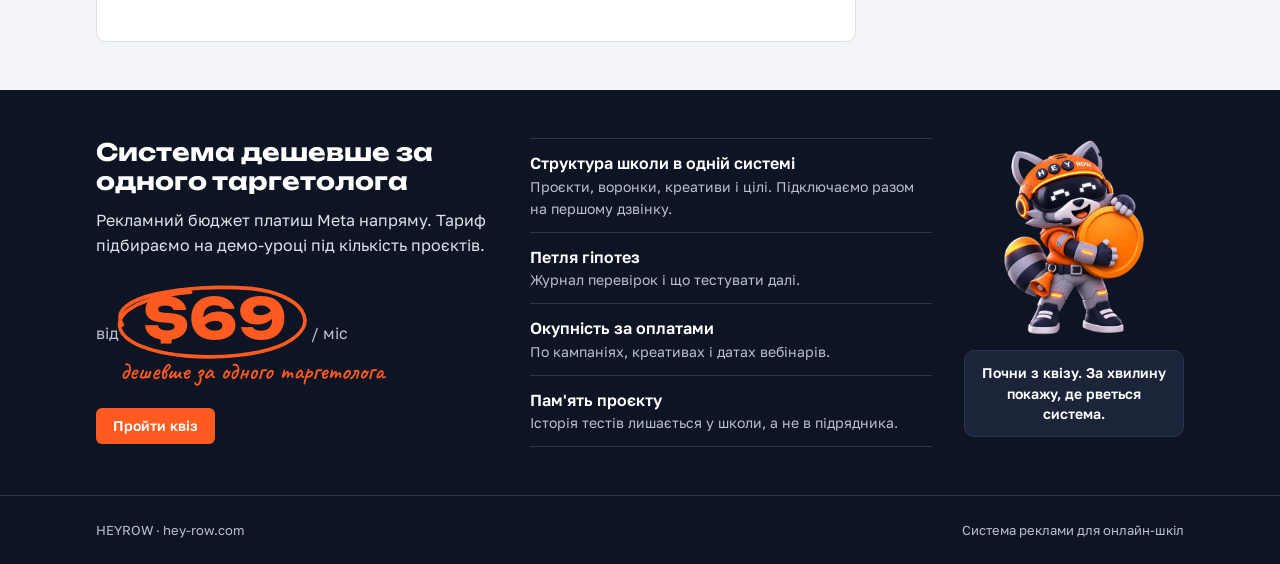
<file: heyrow/index.html>
<!doctype html>
<html lang="uk">
<head>
<meta charset="utf-8">
<meta name="viewport" content="width=device-width,initial-scale=1">
<title>HEYROW — система реклами для онлайн-шкіл</title>
<meta name="description" content="HEYROW тримає рекламу онлайн-школи в петлі гіпотез: кожен запуск перевіряє ідею, кожне рішення — за оплатами. Пройди квіз за хвилину.">
<link rel="icon" href="../ui/logo/icon-32.png">
<link rel="preconnect" href="https://fonts.googleapis.com">
<link rel="preconnect" href="https://fonts.gstatic.com" crossorigin>
<link href="https://fonts.googleapis.com/css2?family=Unbounded:wght@700;800&family=Golos+Text:wght@400;500;600&family=JetBrains+Mono:wght@400;600&family=Caveat:wght@600&display=swap" rel="stylesheet">
<link rel="stylesheet" href="tokens.css">
<style>
/* Значения только из tokens.css (комплект heyrow-ui). Отступления описаны в комментариях. */
*{box-sizing:border-box}
html{scroll-behavior:smooth}
body{margin:0;background:var(--paper);color:var(--ink);font:400 var(--t-head)/1.55 var(--font-ui)} /* сайт: основной текст 16px вместо 14px интерфейса, иначе на телефоне мелко */
p{margin:0}
.wrap{max-width:1120px;margin:0 auto;padding:0 var(--s-4)}
.title{font:700 var(--t-title)/1.2 var(--font-display);margin:0 0 var(--s-3)}
.text{max-width:640px;color:var(--muted)}
.num{font-family:var(--font-data);font-variant-numeric:tabular-nums}

/* кнопки */
.btn{display:inline-flex;align-items:center;justify-content:center;height:var(--control);padding:0 var(--s-4);border-radius:var(--r-control);font:600 var(--t-body)/1 var(--font-ui);text-decoration:none;border:var(--stroke) solid transparent;cursor:pointer;transition:transform var(--fast) var(--ease)}
.btn:active{transform:translateY(1px)}
.btn:focus-visible,.opt:focus-visible{outline:2px solid var(--signal);outline-offset:2px}
.btn--main{background:var(--signal);color:var(--surface)}
.btn--ink{background:var(--ink);color:var(--surface)}
.btn--sec{background:var(--surface);color:var(--ink);border-color:var(--line-strong)}
.btn:disabled{opacity:.5;cursor:default}

/* Hey-плашка */
.hey{display:inline-block;background:var(--signal);color:var(--surface);font:800 var(--t-head)/1 var(--font-display);padding:var(--s-2) var(--s-4);clip-path:polygon(8px 0,100% 0,calc(100% - 8px) 100%,0 100%);margin-bottom:var(--s-4)}

/* шапка */
.top{background:var(--ink)}
.top .wrap{display:flex;align-items:center;height:64px}
.top img{width:128px;height:auto;display:block}

/* экран 1 */
.hero{background:var(--ink);color:var(--surface)}
.hero .wrap{display:grid;grid-template-columns:1.15fr .85fr;gap:var(--s-6);align-items:center;padding-top:var(--s-6);padding-bottom:var(--s-6)}
.hero h1{font:800 var(--t-hero)/1.05 var(--font-display);margin:0 0 var(--s-5);letter-spacing:-.01em;text-wrap:balance}
.hero .lead{color:var(--line);max-width:560px;margin-bottom:var(--s-6)}
.hero .btns{display:flex;gap:var(--s-3);flex-wrap:wrap}
.kick{font:800 28px/1.15 var(--font-display);color:var(--signal);margin:calc(-1 * var(--s-3)) 0 var(--s-5)}
.hlist{list-style:none;margin:calc(-1 * var(--s-3)) 0 var(--s-5);padding:0;max-width:560px;border-top:var(--stroke) solid var(--ink-line)}
.hlist li{display:flex;gap:var(--s-3);align-items:baseline;padding:var(--s-2) 0;border-bottom:var(--stroke) solid var(--ink-line);font-size:var(--t-body);color:var(--surface)}
.hlist li::before{content:"";width:8px;height:8px;flex:none;background:var(--signal);transform:translateY(-2px)}
.offer{max-width:560px;margin-bottom:var(--s-4);font-weight:600;color:var(--surface)}
.hero img{width:100%;max-width:420px;height:auto;display:block;justify-self:center}

/* экран «как это работает» */
.how{padding:var(--s-7) 0}
.how .grid{display:grid;grid-template-columns:1fr 260px;gap:var(--s-6);align-items:end;margin-top:var(--s-5)}
.panel{background:var(--surface);border:var(--stroke) solid var(--line);border-radius:var(--r-panel);overflow:hidden}
.rows{list-style:none;margin:0;padding:0}
.rows .head,.rows li{display:grid;grid-template-columns:48px 160px 1fr 200px;gap:var(--s-4);align-items:center;padding:var(--s-3) var(--s-4);border-bottom:var(--stroke) solid var(--line)}
.rows li:last-child{border-bottom:0}
.rows .head{font:600 var(--t-label)/1 var(--font-ui);text-transform:uppercase;letter-spacing:.06em;color:var(--muted);min-height:var(--row)}
.rows li{min-height:var(--row);font-size:var(--t-body)}
.rows li:hover{background:var(--paper)}
.rows .n{font:600 var(--t-data)/1 var(--font-data);color:var(--signal)}
.rows b{font-weight:600}
.rows .d{color:var(--muted)}
.loopback{padding:var(--s-3) var(--s-4);border-top:var(--stroke) solid var(--line);font-size:var(--t-body);color:var(--muted)}
.hiro{display:grid;gap:var(--s-3);justify-items:center;text-align:center}
.hiro img{width:200px;height:auto;display:block}
.say{font:600 var(--t-body)/1.45 var(--font-ui);background:var(--surface);border:var(--stroke) solid var(--line);border-radius:var(--r-panel);padding:var(--s-3) var(--s-4)}

/* экран 2: квиз */
.quiz-sec{padding:0 0 var(--s-7)}
.quiz{margin-top:var(--s-5);max-width:760px}
.quiz .qhead{display:flex;gap:var(--s-3);align-items:center;padding:var(--s-4);border-bottom:var(--stroke) solid var(--line)}
.quiz .qhead img{width:48px;height:48px;border-radius:50%;flex:none}
.quiz .qhead p{font-size:var(--t-body);font-weight:500}
.bar{height:4px;background:var(--track)}
.bar i{display:block;height:100%;width:0;background:var(--signal);transition:transform var(--slow) var(--ease)}
#step{padding:var(--s-5) var(--s-4)}
.q-num{font:600 var(--t-label)/1 var(--font-ui);text-transform:uppercase;letter-spacing:.06em;color:var(--muted);margin-bottom:var(--s-2)}
.q-title{font:600 var(--t-head)/1.35 var(--font-ui);margin-bottom:var(--s-4)}
.opts{border:var(--stroke) solid var(--line);border-radius:var(--r-panel);overflow:hidden}
.opt{display:flex;align-items:center;gap:var(--s-3);width:100%;min-height:48px;text-align:left;font:500 var(--t-head)/1.35 var(--font-ui);color:var(--ink);background:var(--surface);border:0;border-bottom:var(--stroke) solid var(--line);padding:var(--s-3) var(--s-4);cursor:pointer;transition:background var(--fast) var(--ease)}
.opt:last-child{border-bottom:0}
.opt:hover{background:var(--paper)}
.opt::before{content:"";width:8px;height:8px;flex:none;border:var(--stroke) solid var(--line-strong)}
.opt[aria-pressed="true"]{font-weight:600}
.opt[aria-pressed="true"]::before{background:var(--signal);border-color:var(--signal)}
.q-nav{margin-top:var(--s-4)}
.back{background:none;border:0;color:var(--muted);font:500 var(--t-body) var(--font-ui);cursor:pointer;padding:var(--s-2) 0}
.back:hover{text-decoration:underline}
.back[hidden]{display:block;visibility:hidden}

.big{display:flex;align-items:baseline;gap:var(--s-3);flex-wrap:wrap;margin-bottom:var(--s-2)}
.big strong{font:800 var(--t-hero)/1 var(--font-display);color:var(--signal)}
.big span{font-weight:600}
.res .note{color:var(--muted);margin-bottom:var(--s-4);font-size:var(--t-body)}
.zones{list-style:none;margin:0 0 var(--s-5);padding:0;border:var(--stroke) solid var(--line);border-radius:var(--r-panel)}
.zones li{display:grid;grid-template-columns:1fr auto;gap:var(--s-1) var(--s-4);padding:var(--s-3) var(--s-4);border-bottom:var(--stroke) solid var(--line);font-size:var(--t-body)}
.zones li:last-child{border-bottom:0}
.zones b{font-weight:600}
.zones .d{grid-column:1/-1;color:var(--muted)}
.st{display:inline-flex;align-items:center;gap:var(--s-2);font:600 var(--t-body)/1 var(--font-ui);white-space:nowrap}
.st::before{content:"";width:8px;height:8px;background:var(--minus)}
.st--ok::before{background:var(--plus)}
.form-lead{font-weight:600;margin-bottom:var(--s-3)}
form{display:grid;grid-template-columns:1fr 1fr;gap:var(--s-3)}
.field{display:grid;gap:var(--s-1)}
label{font:500 var(--t-data)/1.3 var(--font-ui);color:var(--muted)}
input{height:var(--control);font:400 var(--t-head) var(--font-ui);color:var(--ink);background:var(--surface);border:var(--stroke) solid var(--line-strong);border-radius:var(--r-control);padding:0 var(--s-3);width:100%}
input:focus{outline:2px solid var(--signal);outline-offset:2px}
input[aria-invalid="true"]{border-color:var(--minus)}
form .btn{grid-column:1/-1;justify-self:start}
.err{grid-column:1/-1;color:var(--minus);font-size:var(--t-body)}
.fine{font-size:var(--t-data);color:var(--muted);margin-top:var(--s-3)}
.done{display:flex;gap:var(--s-4);align-items:flex-start}
.done img{width:64px;height:64px;border-radius:50%;flex:none}
.done b{display:block;font-size:var(--t-head);margin-bottom:var(--s-1)}
.done p{color:var(--muted);font-size:var(--t-body)}

/* экран 3: цена */
.price{background:var(--ink);color:var(--surface);padding:var(--s-7) 0}
.price .grid{display:grid;grid-template-columns:1fr 1fr 220px;gap:var(--s-6);align-items:start}
.price .text{color:var(--line)}
.amount{display:inline-flex;align-items:baseline;gap:var(--s-5);margin:var(--s-6) 0 var(--s-2)}
.amount>span{color:var(--line-strong)}
.ring{position:relative;display:inline-block}
.ring strong{font:800 var(--t-hero)/1 var(--font-display);color:var(--signal)}
.ring img{position:absolute;left:50%;top:50%;width:calc(100% + 100px);height:auto;transform:translate(-50%,-46%);pointer-events:none}
.mark{font:600 24px/1.1 var(--font-hand);color:var(--signal);margin:var(--s-1) 0 var(--s-5) var(--s-5)} /* пометка Хиро, Caveat 24px по п. 4 */
.incl{list-style:none;margin:0;padding:0;border-top:var(--stroke) solid var(--ink-line)}
.incl li{padding:var(--s-3) 0;border-bottom:var(--stroke) solid var(--ink-line);font-size:var(--t-body)}
.incl b{display:block;font-weight:600;font-size:var(--t-head)}
.incl span{color:var(--line-strong)}
.price .hiro img{width:200px}
.price .say{background:var(--ink-2);border-color:var(--ink-line);color:var(--surface)}
.price .btns{margin-top:var(--s-6)}
footer{background:var(--ink);color:var(--line-strong);border-top:var(--stroke) solid var(--ink-line);font-size:var(--t-data)}
footer .wrap{display:flex;justify-content:space-between;gap:var(--s-3);flex-wrap:wrap;padding-top:var(--s-5);padding-bottom:var(--s-5)}

@media (max-width:900px){
  .hero .wrap{grid-template-columns:1fr}
  .hero .wrap{gap:var(--s-2);padding-top:var(--s-4)}
  .hero img{max-width:168px;order:-1}
  .how .grid,.price .grid{grid-template-columns:1fr}
  .hiro{grid-template-columns:120px 1fr;justify-items:start;text-align:left;align-items:center}
  .hiro img,.price .hiro img{width:120px}
  .rows .head{display:none}
  .rows li{grid-template-columns:32px 1fr;gap:var(--s-1) var(--s-3);align-items:start;padding:var(--s-3) var(--s-4)}
  .rows li .d,.rows li .w{grid-column:2}
  .rows li .w{color:var(--ink);font-weight:500}
}
@media (max-width:520px){
  form{grid-template-columns:1fr}
  form .btn{justify-self:stretch}
  .hero .btns .btn{flex:1 1 100%}
  .hero h1{font-size:36px;margin-bottom:var(--s-4)}
  .kick{font-size:20px}
  .hero img{max-width:120px}
}
@media (prefers-reduced-motion:reduce){*{transition:none!important;scroll-behavior:auto!important}}
</style>
</head>
<body>
<header class="top"><div class="wrap">
  <img src="img/logo-on-dark.svg" alt="HEYROW" width="128" height="56">
</div></header>

<main>
<!-- Экран 1: идея -->
<section class="hero"><div class="wrap">
  <div>
    <span class="hey">Hey!</span>
    <h1 data-t="h_h1"></h1>
    <p class="kick pro-only" data-t="h_kick"></p>
    <p class="lead" data-t="h_sub"></p>
    <ul class="hlist pro-only"><li data-t="h_l1"></li><li data-t="h_l2"></li><li data-t="h_l3"></li></ul>
    <p class="offer pro-only" data-t="h_off"></p>
    <div class="btns"><a class="btn btn--main" href="#quiz" data-t="h_cta"></a><a class="btn btn--sec" href="#how" data-t="h_cta2"></a></div>
  </div>
  <img src="img/hey.webp" alt="" width="420" height="420" fetchpriority="high">
</div></section>

<!-- Как это работает: петля гипотез -->
<section class="how" id="how"><div class="wrap">
  <h2 class="title" data-t="l_h2"></h2>
  <p class="text" data-t="l_text"></p>
  <div class="grid">
    <div class="panel">
      <ul class="rows">
        <li class="head" aria-hidden="true"><span>№</span><span data-t="l_c1"></span><span data-t="l_c2"></span><span data-t="l_c3"></span></li>
        <li><span class="n">01</span><b data-t="t1"></b><span class="d" data-t="t1d"></span><span class="w" data-t="t1w"></span></li>
        <li><span class="n">02</span><b data-t="t2"></b><span class="d" data-t="t2d"></span><span class="w" data-t="t2w"></span></li>
        <li><span class="n">03</span><b data-t="t3"></b><span class="d" data-t="t3d"></span><span class="w" data-t="t3w"></span></li>
        <li><span class="n">04</span><b data-t="t4"></b><span class="d" data-t="t4d"></span><span class="w" data-t="t4w"></span></li>
        <li><span class="n">05</span><b data-t="t5"></b><span class="d" data-t="t5d"></span><span class="w" data-t="t5w"></span></li>
      </ul>
      <p class="loopback" data-t="loop_note"></p>
    </div>
    <div class="hiro"><img src="img/work.webp" alt="" width="200" height="200" loading="lazy"><p class="say" data-t="l_say"></p></div>
  </div>
</div></section>

<!-- Экран 2: квиз -->
<section class="quiz-sec" id="quiz"><div class="wrap">
  <h2 class="title" data-t="q_h2"></h2>
  <p class="text" data-t="q_lead"></p>
  <div class="panel quiz" aria-live="polite">
    <div class="qhead"><img src="img/av-point.webp" alt="" width="48" height="48"><p data-t="q_say"></p></div>
    <div class="bar"><i id="bar"></i></div>
    <div id="step"></div>
  </div>
</div></section>

<!-- Экран 3: цена и что входит -->
<section class="price" id="price"><div class="wrap">
  <div class="grid">
    <div>
      <h2 class="title" data-t="p_h2"></h2>
      <p class="text" data-t="p_cmp"></p>
      <div class="amount"><span data-t="p_from"></span><span class="ring"><strong class="num">$69</strong><img src="img/circle.svg" alt=""></span><span data-t="p_per"></span></div>
      <p class="mark" data-t="p_mark"></p>
      <a class="btn btn--main" href="#quiz" data-t="f_cta"></a>
    </div>
    <ul class="incl">
      <li><b data-t="i1"></b><span data-t="i1d"></span></li>
      <li><b data-t="i2"></b><span data-t="i2d"></span></li>
      <li><b data-t="i3"></b><span data-t="i3d"></span></li>
      <li><b data-t="i4"></b><span data-t="i4d"></span></li>
    </ul>
    <div class="hiro"><img src="img/save.webp" alt="" width="200" height="200" loading="lazy"><p class="say" data-t="p_say"></p></div>
  </div>
</div></section>
</main>
<footer><div class="wrap"><span>HEYROW · hey-row.com</span><span data-t="foot"></span></div></footer>

<script>
const CONFIG = {
  formEndpoint: "",   // адрес веб-приложения Google Apps Script (landing-form/README.md); пусто = режим просмотра
  metaPixelId: ""     // ID пикселя Meta; пусто = пиксель не подключается
};

/* Вопросы квиза. Третий элемент 1 у ответа = зона, где рвётся система. */
const Q = {
uk:[
 {k:"role",t:"Хто ти в школі?",o:[["owner","Власник або продюсер"],["targetologist","Таргетолог або агенція"],["marketer","Маркетолог"]]},
 {k:"budget",t:"Скільки школа витрачає на рекламу на місяць?",o:[["<1000","до $1 000"],["1000-3000","$1 000–3 000"],["3000-10000","$3 000–10 000"],["10000+","понад $10 000"]]},
 {k:"funnel",t:"Як школа продає?",o:[["webinar","Вебінар або автовебінар"],["marathon","Марафон чи інтенсив"],["direct","Одразу з лендингу або через менеджера"],["other","Інакше"]]},
 {k:"read",t:"За чим ви вирішуєте, що креатив спрацював?",o:[["pay","За оплатами"],["cpl","За ціною ліда",1],["feel","За CTR і відчуттями",1]]},
 {k:"hyp",t:"Що змінюється від запуску до запуску?",o:[["test","Перевіряємо конкретну гіпотезу"],["creo","Просто міняємо креативи",1],["same","Крутимо офер у лоб, поки працює",1]]},
 {k:"mem",t:"Якщо таргетолог піде завтра, що залишиться?",o:[["all","Уся історія тестів з висновками"],["part","Кабінет і пара таблиць",1],["none","Майже нічого",1]]},
 {k:"speed",t:"Скільки гіпотез ви перевіряєте за місяць?",o:[["5","5 і більше"],["few","1–4",1],["zero","Не рахуємо",1]]}
],
ru:[
 {k:"role",t:"Кто ты в школе?",o:[["owner","Владелец или продюсер"],["targetologist","Таргетолог или агентство"],["marketer","Маркетолог"]]},
 {k:"budget",t:"Сколько школа тратит на рекламу в месяц?",o:[["<1000","до $1 000"],["1000-3000","$1 000–3 000"],["3000-10000","$3 000–10 000"],["10000+","больше $10 000"]]},
 {k:"funnel",t:"Как школа продаёт?",o:[["webinar","Вебинар или автовебинар"],["marathon","Марафон или интенсив"],["direct","Сразу с лендинга или через менеджера"],["other","Иначе"]]},
 {k:"read",t:"По чему вы решаете, что креатив сработал?",o:[["pay","По оплатам"],["cpl","По цене лида",1],["feel","По CTR и ощущениям",1]]},
 {k:"hyp",t:"Что меняется от запуска к запуску?",o:[["test","Проверяем конкретную гипотезу"],["creo","Просто меняем креативы",1],["same","Крутим оффер в лоб, пока работает",1]]},
 {k:"mem",t:"Если таргетолог уйдёт завтра, что останется?",o:[["all","Вся история тестов с выводами"],["part","Кабинет и пара таблиц",1],["none","Почти ничего",1]]},
 {k:"speed",t:"Сколько гипотез вы проверяете за месяц?",o:[["5","5 и больше"],["few","1–4",1],["zero","Не считаем",1]]}
]};

/* Зоны: название, что делаем, если рвётся; подпись, если в порядке. */
const Z = {
uk:{read:["Результат за ціною ліда","Дешевий лід ще не оплата. Показую окупність кожного креативу за оплатами.","Читаєте за оплатами"],
    hyp:["Запуски без гіпотези","Кожен запуск відповідає на одне питання: кут, офер або перший крок.","Запуски перевіряють гіпотези"],
    mem:["Знання йдуть разом з людьми","Кожна перевірка записана з висновком. Новий таргетолог продовжує з того ж місця.","Історія тестів зберігається"],
    speed:["Петля крутиться повільно","Більше перевірених гіпотез на місяць, швидше знаходиться зв'язка, яка окупається.","Темп перевірок нормальний"]},
ru:{read:["Результат по цене лида","Дешёвый лид ещё не оплата. Показываю окупаемость каждого креатива по оплатам.","Читаете по оплатам"],
    hyp:["Запуски без гипотезы","Каждый запуск отвечает на один вопрос: угол, оффер или первый шаг.","Запуски проверяют гипотезы"],
    mem:["Знания уходят вместе с людьми","Каждая проверка записана с выводом. Новый таргетолог продолжает с того же места.","История тестов сохраняется"],
    speed:["Петля крутится медленно","Больше проверенных гипотез в месяц, быстрее находится связка, которая окупается.","Темп проверок нормальный"]}
};

const T = {
uk:{
title:"HEYROW — система реклами для онлайн-шкіл",
h_h1:"Реклама школи як система",
h_sub:"Я Хіро. У мене кожен запуск перевіряє гіпотезу, а кожне рішення приймається за оплатами. Висновки лишаються в проєкті, навіть якщо змінився таргетолог.",
h_cta:"Пройти квіз за хвилину",h_cta2:"Подивитися, як це працює",
l_h2:"Петля гіпотез",
l_text:"Налаштування кабінетів майданчики вже автоматизували. Виграє той, хто швидше вигадує і перевіряє ідеї. Ось як це влаштовано в HEYROW.",
l_c1:"Крок",l_c2:"Що відбувається",l_c3:"Хто вирішує",
t1:"Гіпотеза",t1d:"З продажів, заперечень покупців і минулих запусків. Записується в журнал проєкту.",t1w:"Ти, Хіро підказує",
t2:"Варіації",t2d:"Кілька версій креативу під одну гіпотезу.",t2w:"Ти або таргетолог",
t3:"Запуск",t3d:"Кампанія збирається за 3 питання і стоїть вимкненою, поки ти її не ввімкнеш.",t3w:"Хіро збирає, ти вмикаєш",
t4:"Результат",t4d:"Окупність за оплатами, а не за ціною ліда. Зранку видно, що вимкнути.",t4w:"Хіро показує, ти вирішуєш",
t5:"Пам'ять",t5d:"Висновок лишається в проєкті і стає наступною гіпотезою.",t5w:"Хіро",
loop_note:"Після кроку 05 петля починається знову, вже з новим висновком.",
l_say:"Я тримаю петлю. Рішення лишаються за тобою.",
q_h2:"Де рветься система твоєї реклами?",q_lead:"7 запитань. У кінці побачиш слабкі місця петлі і що з ними робити.",
q_say:"Відповідай як є. Покажу, де петля рветься.",
q_of:"Питання {n} з {m}",q_back:"Назад",
r_lbl1:"зона, де рветься система",r_lbl2:"зони, де рветься система",r_lbl5:"зон, де рветься система",r_h0:"Система вже працює",
r_note:"Бюджет {b} на місяць. Ось що я бачу:",r_note0:"Петля гіпотез у тебе вже крутиться. На демо-уроці покажу, як її пришвидшити.",
s_bad:"Рветься",s_ok:"Гаразд",
r_form:"Запишись на демо-урок, 20 хвилин. Покажу петлю гіпотез на твоїй воронці.",
f_name:"Ім'я",f_contact:"Telegram або телефон",f_school:"Школа або сайт (необов'язково)",
f_submit:"Записатися на демо-урок",f_err:"Вкажи ім'я та контакт, щоб ми підтвердили час уроку.",
f_fine:"Напишемо лише для підтвердження часу уроку.",
d_h:"Записав тебе на демо-урок",d_p:"Напишемо протягом робочого дня, щоб підтвердити час.",d_prev:"Режим перегляду: заявку нікуди не надіслано.",
p_h2:"Система дешевше за одного таргетолога",p_from:"від",p_per:"/ міс",
p_cmp:"Рекламний бюджет платиш Meta напряму. Тариф підбираємо на демо-уроці під кількість проєктів.",
p_mark:"дешевше за одного таргетолога",
i1:"Структура школи в одній системі",i1d:"Проєкти, воронки, креативи і цілі. Підключаємо разом на першому дзвінку.",
i2:"Петля гіпотез",i2d:"Журнал перевірок і що тестувати далі.",
i3:"Окупність за оплатами",i3d:"По кампаніях, креативах і датах вебінарів.",
i4:"Пам'ять проєкту",i4d:"Історія тестів лишається у школи, а не в підрядника.",
p_say:"Почни з квізу. За хвилину покажу, де рветься система.",
f_cta:"Пройти квіз",
foot:"Система реклами для онлайн-шкіл"
},
ru:{
title:"HEYROW — система рекламы для онлайн-школ",
h_h1:"Реклама школы как система",
h_sub:"Я Хиро. У меня каждый запуск проверяет гипотезу, а каждое решение принимается по оплатам. Выводы остаются в проекте, даже если сменился таргетолог.",
h_cta:"Пройти квиз за минуту",h_cta2:"Посмотреть, как это работает",
l_h2:"Петля гипотез",
l_text:"Настройку кабинетов площадки уже автоматизировали. Выигрывает тот, кто быстрее придумывает и проверяет идеи. Вот как это устроено в HEYROW.",
l_c1:"Шаг",l_c2:"Что происходит",l_c3:"Кто решает",
t1:"Гипотеза",t1d:"Из продаж, возражений покупателей и прошлых запусков. Записывается в журнал проекта.",t1w:"Ты, Хиро подсказывает",
t2:"Вариации",t2d:"Несколько версий креатива под одну гипотезу.",t2w:"Ты или таргетолог",
t3:"Запуск",t3d:"Кампания собирается за 3 вопроса и стоит выключенной, пока ты её не включишь.",t3w:"Хиро собирает, ты включаешь",
t4:"Результат",t4d:"Окупаемость по оплатам, а не по цене лида. Утром видно, что выключить.",t4w:"Хиро показывает, ты решаешь",
t5:"Память",t5d:"Вывод остаётся в проекте и становится следующей гипотезой.",t5w:"Хиро",
loop_note:"После шага 05 петля начинается снова, уже с новым выводом.",
l_say:"Я держу петлю. Решения остаются за тобой.",
q_h2:"Где рвётся система твоей рекламы?",q_lead:"7 вопросов. В конце увидишь слабые места петли и что с ними делать.",
q_say:"Отвечай как есть. Покажу, где петля рвётся.",
q_of:"Вопрос {n} из {m}",q_back:"Назад",
r_lbl1:"зона, где рвётся система",r_lbl2:"зоны, где рвётся система",r_lbl5:"зон, где рвётся система",r_h0:"Система уже работает",
r_note:"Бюджет {b} в месяц. Вот что я вижу:",r_note0:"Петля гипотез у тебя уже крутится. На демо-уроке покажу, как её ускорить.",
s_bad:"Рвётся",s_ok:"В порядке",
r_form:"Запишись на демо-урок, 20 минут. Покажу петлю гипотез на твоей воронке.",
f_name:"Имя",f_contact:"Telegram или телефон",f_school:"Школа или сайт (необязательно)",
f_submit:"Записаться на демо-урок",f_err:"Укажи имя и контакт, чтобы мы подтвердили время урока.",
f_fine:"Напишем только чтобы подтвердить время урока.",
d_h:"Записал тебя на демо-урок",d_p:"Напишем в течение рабочего дня, чтобы подтвердить время.",d_prev:"Режим просмотра: заявка никуда не отправлена.",
p_h2:"Система дешевле одного таргетолога",p_from:"от",p_per:"/ мес",
p_cmp:"Рекламный бюджет платишь Meta напрямую. Тариф подбираем на демо-уроке под количество проектов.",
p_mark:"дешевле одного таргетолога",
i1:"Структура школы в одной системе",i1d:"Проекты, воронки, креативы и цели. Подключаем вместе на первом созвоне.",
i2:"Петля гипотез",i2d:"Журнал проверок и что тестировать дальше.",
i3:"Окупаемость по оплатам",i3d:"По кампаниям, креативам и датам вебинаров.",
i4:"Память проекта",i4d:"История тестов остаётся у школы, а не у подрядчика.",
p_say:"Начни с квиза. За минуту покажу, где рвётся система.",
f_cta:"Пройти квиз",
foot:"Система рекламы для онлайн-школ"
}};

/* Версия для таргетологов и агентств: ?for=pro. Заменяет тексты, вопросы и зоны. */
const PRO = {
uk:{
T:{title:"HEYROW — інструмент таргетолога для онлайн-шкіл",
h_h1:"Оплати з кожного креативу у звіті клієнту",
h_kick:"вже після наступного вебінару",
h_sub:"Я Хіро. Клієнт питає «де продажі?», а в кабінеті тільки ціна ліда і CTR. Я зводжу рекламу онлайн-школи з оплатами за датами вебінарів і щоранку даю рішення по всіх твоїх проєктах.",
h_l1:"Оплати й окупність по кожній кампанії та креативу",
h_l2:"Стеля ціни ліда з економіки школи: видно, де лід уже дорогий",
h_l3:"Звіт клієнту йде в Telegram за розкладом",
h_off:"Демо-урок 20 хвилин: порахуємо стелю ціни ліда для однієї школи твого клієнта.",
h_cta2:"Подивитися, що всередині",
l_h2:"Твій ранок з HEYROW",l_c1:"Блок",
l_text:"Замість обходу кабінетів по черзі один екран на всі школи. Ось що в ньому.",
t1:"Рішення на сьогодні",t1d:"Що вимкнути, що залишити і що масштабувати, по всіх проєктах одним списком.",t1w:"Хіро показує, ти вирішуєш",
t2:"Стеля ціни ліда",t2d:"Рахується з економіки школи: чек, конверсія вебінару, оплати. Видно, де лід уже дорогий.",t2w:"Хіро рахує",
t3:"Оплати",t3d:"Кожна кампанія і креатив зведені з продажами за датою вебінару.",t3w:"Хіро зводить",
t4:"Звіт клієнту",t4d:"Іде в Telegram за розкладом. Клієнт бачить оплати, а не скріншоти кабінету.",t4w:"Хіро надсилає",
t5:"Масштаб і запуск",t5d:"Масштаб кроками за задачами. Нова кампанія збирається за 3 питання і стоїть вимкненою, поки ти її не ввімкнеш.",t5w:"Ти вмикаєш",
loop_note:"Усі проєкти в одному списку. Новий підключаємо разом на першому дзвінку.",
l_say:"Я рахую і зводжу. Вирішуєш ти.",
q_h2:"Де ти втрачаєш час і аргументи?",q_lead:"7 запитань про роботу з клієнтами. У кінці побачиш, що можна віддати мені.",
q_say:"Відповідай як є. Покажу, що забрати з твого ранку.",
r_lbl1:"місце, де ти втрачаєш час або аргументи",r_lbl2:"місця, де ти втрачаєш час або аргументи",r_lbl5:"місць, де ти втрачаєш час або аргументи",r_h0:"У тебе вже все налагоджено",
r_note:"Проєктів: {b}. Ось що я бачу:",r_note0:"Схоже, процес уже налагоджений. На демо-уроці покажу, як вести більше проєктів за той самий час.",
s_bad:"Втрачаєш",
r_form:"Запишись на демо-урок, 20 хвилин. Порахуємо стелю ціни ліда для однієї школи твого клієнта і покажу, як виглядають оплати по креативах.",
f_school:"Агенція або сайт (необов'язково)",
p_h2:"Тариф під кількість проєктів",
p_cmp:"Рекламний бюджет клієнти платять Meta напряму. Тариф підбираємо на демо-уроці.",
p_mark:"менше, ніж ти береш з одного клієнта",
i1:"Усі проєкти на одному екрані",i1d:"Школи, воронки і цілі. Підключаємо разом на першому дзвінку.",
i2:"Рішення на сьогодні",i2d:"Що вимкнути і що масштабувати кроками, по всіх проєктах.",
i3:"Оплати за датами вебінарів",i3d:"Окупність кампаній і креативів за продажами, а не за лідами.",
i4:"Звіти в Telegram",i4d:"Тобі і клієнту, за розкладом.",
p_say:"Почни з квізу. За хвилину покажу, що забрати з твого ранку.",
foot:"Інструмент таргетолога для онлайн-шкіл"},
Q:[
 {k:"role",t:"Хто ти?",o:[["targetologist","Таргетолог-фрилансер"],["agency","Агенція"],["inhouse","Таргетолог у штаті школи"]]},
 {k:"projects",t:"Скільки шкіл або проєктів ведеш зараз?",o:[["1","1"],["2-5","2–5"],["6-15","6–15"],["15+","понад 15"]]},
 {k:"funnel",t:"Як продають твої клієнти?",o:[["webinar","Вебінар або автовебінар"],["marathon","Марафон чи інтенсив"],["direct","Одразу з лендингу або через менеджера"],["mixed","По-різному"]]},
 {k:"read",t:"Що бачить клієнт у звіті?",o:[["pay","Оплати по кожній кампанії"],["cpl","Ціну ліда і CTR",1],["shots","Скріншоти кабінету",1]]},
 {k:"time",t:"Скільки часу щоранку йде на обхід кабінетів?",o:[["15","До 15 хвилин"],["60","30–60 хвилин",1],["60+","Понад годину",1]]},
 {k:"ceiling",t:"Чи знаєш ти максимальну ціну ліда для кожного клієнта?",o:[["calc","Так, рахуємо з економіки школи"],["past","Орієнтуюся на минулі цифри",1],["no","Ні",1]]},
 {k:"report",t:"Як готуєш звіт клієнту?",o:[["auto","Іде сам за розкладом"],["hand","Збираю руками в таблиці",1],["call","Лише на дзвінку",1]]}],
Z:{read:["Клієнт бачить ціну ліда, а не оплати","Зводжу кампанії і креативи з оплатами за датами вебінарів. Сперечаєшся з клієнтом цифрами продажів.","Клієнт бачить оплати"],
   time:["Ранок іде на обхід кабінетів","Зранку даю рішення на сьогодні по всіх проєктах: що вимкнути, що масштабувати кроками.","Обхід кабінетів швидкий"],
   ceiling:["Немає стелі ціни ліда","Рахую стелю з економіки школи: чек, конверсія вебінару, оплати. Видно, де лід уже дорогий.","Стеля ціни ліда відома"],
   report:["Звіти збираються руками","Звіт клієнту йде в Telegram за розкладом.","Звіти йдуть самі"]}},
ru:{
T:{title:"HEYROW — инструмент таргетолога для онлайн-школ",
h_h1:"Покажи клиенту оплаты, а не цену лида",
h_sub:"Я Хиро. Свожу рекламу твоих школ с оплатами по датам вебинаров, утром даю решения на день по всем проектам, а отчёт клиенту уходит в Telegram сам. Споришь с клиентом цифрами продаж.",
h_cta2:"Посмотреть, что внутри",
l_h2:"Твоё утро с HEYROW",l_c1:"Блок",
l_text:"Вместо обхода кабинетов по очереди один экран на все школы. Вот что в нём.",
t1:"Решения на сегодня",t1d:"Что выключить, что оставить и что масштабировать, по всем проектам одним списком.",t1w:"Хиро показывает, ты решаешь",
t2:"Потолок цены лида",t2d:"Считается из экономики школы: чек, конверсия вебинара, оплаты. Видно, где лид уже дорогой.",t2w:"Хиро считает",
t3:"Оплаты",t3d:"Каждая кампания и креатив сведены с продажами по дате вебинара.",t3w:"Хиро сводит",
t4:"Отчёт клиенту",t4d:"Уходит в Telegram по расписанию. Клиент видит оплаты, а не скриншоты кабинета.",t4w:"Хиро отправляет",
t5:"Масштаб и запуск",t5d:"Масштаб шагами по задачам. Новая кампания собирается за 3 вопроса и стоит выключенной, пока ты её не включишь.",t5w:"Ты включаешь",
loop_note:"Все проекты в одном списке. Новый подключаем вместе на первом созвоне.",
l_say:"Я считаю и свожу. Решаешь ты.",
q_h2:"Где ты теряешь время и аргументы?",q_lead:"7 вопросов о работе с клиентами. В конце увидишь, что можно отдать мне.",
q_say:"Отвечай как есть. Покажу, что забрать из твоего утра.",
r_lbl1:"место, где ты теряешь время или аргументы",r_lbl2:"места, где ты теряешь время или аргументы",r_lbl5:"мест, где ты теряешь время или аргументы",r_h0:"У тебя уже всё налажено",
r_note:"Проектов: {b}. Вот что я вижу:",r_note0:"Похоже, процесс уже налажен. На демо-уроке покажу, как вести больше проектов за то же время.",
s_bad:"Теряешь",
r_form:"Запишись на демо-урок, 20 минут. Покажу решения на сегодня и оплаты на одном из твоих проектов.",
f_school:"Агентство или сайт (необязательно)",
p_h2:"Тариф под количество проектов",
p_cmp:"Рекламный бюджет клиенты платят Meta напрямую. Тариф подбираем на демо-уроке.",
p_mark:"меньше, чем ты берёшь с одного клиента",
i1:"Все проекты на одном экране",i1d:"Школы, воронки и цели. Подключаем вместе на первом созвоне.",
i2:"Решения на сегодня",i2d:"Что выключить и что масштабировать шагами, по всем проектам.",
i3:"Оплаты по датам вебинаров",i3d:"Окупаемость кампаний и креативов по продажам, а не по лидам.",
i4:"Отчёты в Telegram",i4d:"Тебе и клиенту, по расписанию.",
p_say:"Начни с квиза. За минуту покажу, что забрать из твоего утра.",
foot:"Инструмент таргетолога для онлайн-школ"},
Q:[
 {k:"role",t:"Кто ты?",o:[["targetologist","Таргетолог-фрилансер"],["agency","Агентство"],["inhouse","Таргетолог в штате школы"]]},
 {k:"projects",t:"Сколько школ или проектов ведёшь сейчас?",o:[["1","1"],["2-5","2–5"],["6-15","6–15"],["15+","больше 15"]]},
 {k:"funnel",t:"Как продают твои клиенты?",o:[["webinar","Вебинар или автовебинар"],["marathon","Марафон или интенсив"],["direct","Сразу с лендинга или через менеджера"],["mixed","По-разному"]]},
 {k:"read",t:"Что видит клиент в отчёте?",o:[["pay","Оплаты по каждой кампании"],["cpl","Цену лида и CTR",1],["shots","Скриншоты кабинета",1]]},
 {k:"time",t:"Сколько времени каждое утро уходит на обход кабинетов?",o:[["15","До 15 минут"],["60","30–60 минут",1],["60+","Больше часа",1]]},
 {k:"ceiling",t:"Знаешь ли ты максимальную цену лида для каждого клиента?",o:[["calc","Да, считаем из экономики школы"],["past","Ориентируюсь на прошлые цифры",1],["no","Нет",1]]},
 {k:"report",t:"Как готовишь отчёт клиенту?",o:[["auto","Уходит сам по расписанию"],["hand","Собираю руками в таблице",1],["call","Только на созвоне",1]]}],
Z:{read:["Клиент видит цену лида, а не оплаты","Свожу кампании и креативы с оплатами по датам вебинаров. Споришь с клиентом цифрами продаж.","Клиент видит оплаты"],
   time:["Утро уходит на обход кабинетов","Утром даю решения на сегодня по всем проектам: что выключить, что масштабировать шагами.","Обход кабинетов быстрый"],
   ceiling:["Нет потолка цены лида","Считаю потолок из экономики школы: чек, конверсия вебинара, оплаты. Видно, где лид уже дорогой.","Потолок цены лида известен"],
   report:["Отчёты собираются руками","Отчёт клиенту уходит в Telegram по расписанию.","Отчёты уходят сами"]}}
};

const params = new URLSearchParams(location.search);
const lang = "uk"; /* пока только украинский; русские тексты оставлены на потом */
const isPro = params.get("for") === "pro";
const t = isPro ? Object.assign({}, T[lang], PRO[lang].T) : T[lang];
const qs = isPro ? PRO[lang].Q : Q[lang], zs = isPro ? PRO[lang].Z : Z[lang];
if (isPro) document.querySelector('meta[name="description"]').content = t.h_sub;
else document.querySelectorAll(".pro-only").forEach(el => el.remove());
document.documentElement.lang = lang; document.title = t.title;
document.querySelectorAll("[data-t]").forEach(el => { const v = t[el.dataset.t]; if (v != null) el.textContent = v; });

if (CONFIG.metaPixelId) {
  !function(f,b,e,v,n,t,s){if(f.fbq)return;n=f.fbq=function(){n.callMethod?n.callMethod.apply(n,arguments):n.queue.push(arguments)};
  if(!f._fbq)f._fbq=n;n.push=n;n.loaded=!0;n.version="2.0";n.queue=[];t=b.createElement(e);t.async=!0;t.src=v;
  s=b.getElementsByTagName(e)[0];s.parentNode.insertBefore(t,s)}(window,document,"script","https://connect.facebook.net/en_US/fbevents.js");
  window.fbq("init", CONFIG.metaPixelId); window.fbq("track", "PageView");
}

const esc = s => String(s).replace(/[&<>"]/g, c => ({"&":"&amp;","<":"&lt;",">":"&gt;",'"':"&quot;"}[c]));
const box = document.getElementById("step"), bar = document.getElementById("bar");
bar.style.width = "100%"; bar.style.transformOrigin = "left";
const setBar = f => { bar.style.transform = `scaleX(${f})`; };
const ans = {}; let i = 0, started = false;

function render() {
  setBar(i / qs.length);
  if (i >= qs.length) return result();
  const q = qs[i];
  box.innerHTML = `<p class="q-num">${t.q_of.replace("{n}", i + 1).replace("{m}", qs.length)}</p>
    <p class="q-title">${esc(q.t)}</p>
    <div class="opts">${q.o.map(o => `<button type="button" class="opt" data-v="${esc(o[0])}" aria-pressed="${ans[q.k] === o[0]}">${esc(o[1])}</button>`).join("")}</div>
    <div class="q-nav"><button type="button" class="back" ${i ? "" : "hidden"}>← ${t.q_back}</button></div>`;
  box.querySelectorAll(".opt").forEach(b => b.onclick = () => {
    if (!started) { started = true; if (window.fbq) fbq("trackCustom", "QuizStart"); }
    ans[q.k] = b.dataset.v; i++; render();
  });
  box.querySelector(".back").onclick = () => { i--; render(); };
}

function lossOf(k) { const q = qs.find(x => x.k === k); const o = q.o.find(x => x[0] === ans[k]); return !!(o && o[2]); }
function label(n) { return n === 1 ? t.r_lbl1 : (n >= 2 && n <= 4 ? t.r_lbl2 : t.r_lbl5); }

function result() {
  setBar(1);
  const keys = Object.keys(zs);
  const lost = keys.filter(lossOf);
  const budget = qs[1].o.find(o => o[0] === ans[qs[1].k])?.[1] || "";
  const head = lost.length
    ? `<div class="big"><strong class="num">${lost.length}</strong><span>${esc(label(lost.length))}</span></div>`
    : `<div class="big"><span style="font-size:var(--t-head)">${esc(t.r_h0)}</span></div>`;
  box.innerHTML = `<div class="res">${head}
    <p class="note">${esc(lost.length ? t.r_note.replace("{b}", budget) : t.r_note0)}</p>
    <ul class="zones">${keys.map(k => lossOf(k)
      ? `<li><b>${esc(zs[k][0])}</b><span class="st">${esc(t.s_bad)}</span><span class="d">${esc(zs[k][1])}</span></li>`
      : `<li><b>${esc(zs[k][2])}</b><span class="st st--ok">${esc(t.s_ok)}</span></li>`).join("")}</ul>
    <p class="form-lead">${esc(t.r_form)}</p>
    <form id="lead" novalidate>
      <div class="field"><label for="f-name">${t.f_name}</label><input id="f-name" name="name" autocomplete="name"></div>
      <div class="field"><label for="f-contact">${t.f_contact}</label><input id="f-contact" name="contact" autocomplete="tel"></div>
      <div class="field" style="grid-column:1/-1"><label for="f-school">${t.f_school}</label><input id="f-school" name="school"></div>
      <p class="err" id="lead-err" hidden>${t.f_err}</p>
      <button class="btn btn--main" type="submit">${t.f_submit}</button>
    </form>
    <p class="fine">${t.f_fine}</p>
    <div class="q-nav"><button type="button" class="back">← ${t.q_back}</button></div></div>`;
  box.querySelector(".back").onclick = () => { i = qs.length - 1; render(); };
  const form = document.getElementById("lead");
  form.addEventListener("submit", async e => {
    e.preventDefault();
    const err = document.getElementById("lead-err");
    const bad = [form.name, form.contact].filter(f => !f.value.trim());
    [form.name, form.contact].forEach(f => f.setAttribute("aria-invalid", bad.includes(f)));
    if (bad.length) { err.hidden = false; return; }
    form.querySelector("button").disabled = true;
    const data = Object.assign({}, ans, Object.fromEntries(new FormData(form)));
    data.zones = lost.join(","); data.lang = lang; data.for = isPro ? "pro" : "owner"; data.page = location.href.split("?")[0]; data.sent_at = new Date().toISOString();
    ["utm_source","utm_medium","utm_campaign","utm_content","utm_term","fbclid"].forEach(k => { if (params.get(k)) data[k] = params.get(k); });
    data.event_id = "lead-" + Date.now() + "-" + Math.random().toString(36).slice(2, 8);
    if (CONFIG.formEndpoint) {
      try { await fetch(CONFIG.formEndpoint, { method: "POST", mode: "no-cors", headers: { "Content-Type": "text/plain" }, body: JSON.stringify(data) }); } catch (_) {}
    }
    if (window.fbq) fbq("track", "Lead", { content_name: "demo_lesson" }, { eventID: data.event_id });
    box.innerHTML = `<div class="done"><img src="img/av-watch.webp" alt="" width="64" height="64"><div><b>${esc(t.d_h)}</b><p>${esc(t.d_p)}</p>${CONFIG.formEndpoint ? "" : `<p class="fine">${esc(t.d_prev)}</p>`}</div></div>`;
  });
}
render();
</script>
</body>
</html>
</file>
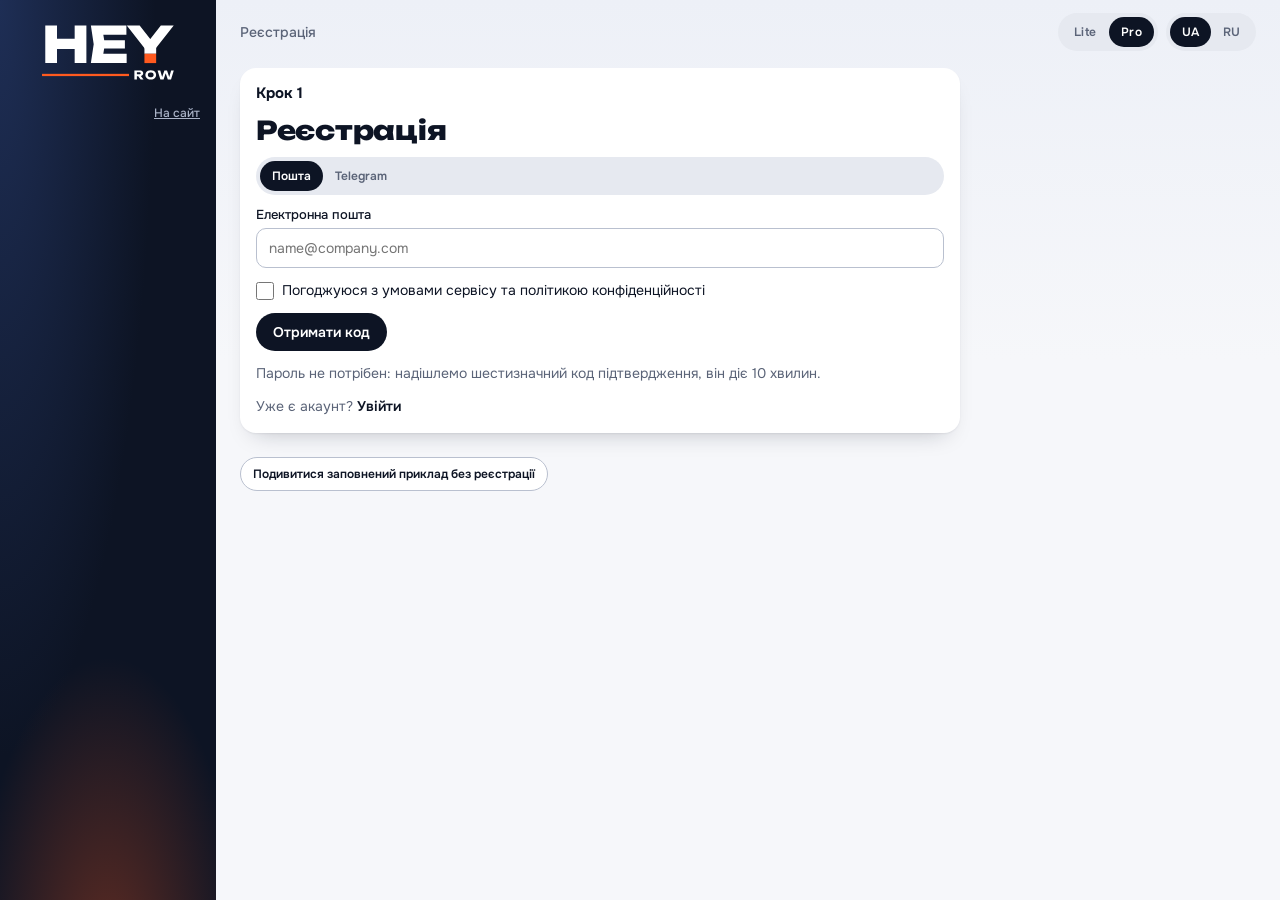
<file: demo.html>
<!doctype html>
<html lang="uk" data-ui="app">
<head>
<script>/* вход в HEYROW Beauty: если ссылка из письма открыла этот адрес, а вход начинали в beauty.html — перейти туда с теми же данными входа */(function(){try{var bt=+localStorage.getItem("beauty_back");if(bt&&Date.now()-bt<864e5&&/access_token|code=|error_description/.test(location.hash+location.search)){localStorage.removeItem("beauty_back");location.replace("beauty.html"+location.search+location.hash)}}catch(e){}})()</script>
<meta charset="utf-8">
<meta name="robots" content="noindex">
<meta name="viewport" content="width=device-width, initial-scale=1, viewport-fit=cover">
<title>HEYROW</title>
<script src="brand.js?v=202611271323"></script>
<link rel="stylesheet" href="app.css?v=202611271323">
</head>
<body>
<div class="app">
  <aside class="rail" id="rail"></aside>
  <div class="main">
    <header class="bar" id="bar"></header>
    <div class="frozen" id="frozen" hidden></div>
    <main class="view" id="view"></main>
  </div>
</div>
<button type="button" class="fab" id="fab"></button>
<aside class="asst" id="asst" role="dialog" aria-label="assistant" hidden></aside>
<div class="shade" id="shade" data-act="closeOverlay" hidden></div>
<aside class="drawer" id="drawer" role="dialog" hidden></aside>
<div class="modal" id="modal" role="dialog" hidden></div>
<div class="toast" id="toast" hidden role="status"></div>
<script src="app.js?v=202611271323"></script>
<script src="setup.js?v=202611271323"></script>
<script src="config.js?v=202611271323"></script>
<script src="cloud.js?v=202611271323"></script>
<script src="suggest.js?v=202611271323"></script>
<script src="map.js?v=202611271323"></script>
<script src="meta.js?v=202611271323"></script>
<script src="launch.js?v=202611271323"></script>
<script src="exp.js?v=202611271323"></script>
<script src="fact.js?v=202611271323"></script>
<script src="datepick.js?v=202611271323"></script>
<script src="pulse.js?v=202611271323"></script>
<script src="trend.js?v=202611271323"></script>
<script src="research.js?v=202611271323"></script>
<script src="ads.js?v=202611271323"></script>
<script src="goals.js?v=202611271323"></script>
<script src="about.js?v=202611271323"></script>
<script src="track.js?v=202611271323"></script>
<script src="tasks.js?v=202611271323"></script>
<script src="rek.js?v=202611271323"></script>
<script src="pilot.js?v=202611271323"></script>
<script src="site.js?v=202611271323"></script>
<script src="audit.js?v=202611271323"></script>
<script src="hiro.js?v=202611271323"></script>
<script src="chat.js?v=202611271323"></script>
<script src="sales.js?v=202611271323"></script>
<script src="ask.js?v=202611271323"></script>
<script src="dec.js?v=202611271323"></script>
<script src="ws.js?v=202611271323"></script>
</body>
</html>
</file>
<file: heyrow/tokens.css>
/* HEYROW — дизайн-токены платформы. Единственный источник цветов, шрифтов, отступов и радиусов.
   Компоненты берут значения только отсюда. Литералы цвета и размеров в компонентах запрещены. */
:root {
  /* Цвет */
  --ink: #0D1424;          /* основной текст, тёмные поверхности, основная кнопка */
  --ink-2: #1B2438;        /* поверхность на тёмном */
  --ink-line: #2C3650;     /* линии на тёмном */
  --signal: #FF5A1F;       /* единственный акцент: главное действие и главная цифра экрана */
  --signal-soft: #FFE5DA;  /* подложка под акцент */
  --paper: #F2F4F8;        /* фон приложения */
  --surface: #FFFFFF;      /* таблицы, панели */
  --line: #DDE1EA;         /* все линии и рамки */
  --line-strong: #B9C0CF;  /* рамки полей ввода */
  --muted: #5B6478;        /* вторичный текст */
  --plus: #13805C;         /* только для роста и прибыли */
  --plus-soft: #E3F7EF;
  --minus: #C2253A;        /* только для потерь и ошибок */
  --minus-soft: #FBE6E9;
  --track: #E6E9F0;        /* подложка переключателей и заглушек «+ Добавить» */

  /* Цвета уровней: только верхняя линия узла на карте и квадрат перед названием уровня */
  --lvl-company: #FF5A1F;
  --lvl-project: #4B4FE0;
  --lvl-funnel: #FF5A1F;
  --lvl-channel: #1E8E9B;
  --lvl-account: #7A4BE0;
  --lvl-campaign: #5B6478;

  /* Цвета рекламных площадок: только знак площадки и рамка выбранного чипа канала */
  --ch-meta: #0866FF;
  --ch-google: #4285F4;
  --ch-tiktok: #000000;
  --ch-tiktok-cyan: #25F4EE;
  --ch-tiktok-pink: #FE2C55;
  --ch-telegram: #26A5E4;

  /* Шрифты */
  --font-display: "Unbounded", "Arial Black", system-ui, sans-serif;   /* заголовок страницы и главная цифра */
  --font-ui: "Golos Text", "Segoe UI", system-ui, sans-serif;          /* весь интерфейс */
  --font-data: "JetBrains Mono", ui-monospace, Menlo, monospace;       /* числа, деньги, даты, ID */
  --font-hand: "Caveat", "Segoe Print", cursive;                       /* только пометки Хиро */

  /* Размеры текста: шкала из шести ступеней, других размеров нет */
  --t-hero: 56px;   /* главная цифра экрана, display 800 */
  --t-title: 24px;  /* заголовок страницы, display 700 */
  --t-head: 16px;   /* заголовок блока, ui 600 */
  --t-body: 14px;   /* текст интерфейса, ui 400/500 */
  --t-data: 13px;   /* таблицы и числа, data 400/600 */
  --t-label: 11px;  /* подписи колонок, ui 600, верхний регистр, трекинг .06em */

  /* Отступы: шаг 4px */
  --s-1: 4px; --s-2: 8px; --s-3: 12px; --s-4: 16px; --s-5: 24px; --s-6: 32px; --s-7: 48px;

  /* Геометрия */
  --r-control: 6px;   /* кнопки, поля, ярлыки */
  --r-panel: 10px;    /* панели и таблицы */
  --row: 40px;        /* высота строки таблицы и списка */
  --control: 36px;    /* высота кнопок и полей */
  --rail: 208px;      /* ширина бокового меню */
  --stroke: 1px;      /* толщина всех линий */

  /* Движение */
  --ease: cubic-bezier(.2, 0, 0, 1);
  --fast: 120ms;      /* наведение, нажатие */
  --slow: 220ms;      /* раскрытие панели */

  /* Тени: две. --pop для всплывающих слоёв, --lift только для узлов карты */
  --lift: 0 1px 2px rgba(13, 20, 36, .06), 0 6px 16px -6px rgba(13, 20, 36, .14);
  --pop: 0 8px 24px -8px rgba(13, 20, 36, .28);
}
</file>
<file: app.css>
/* HEYROW cabinet. Значения — только из ui/tokens.css (heyrow-ui/DESIGN.md). Последний блок файла — слой дизайн-системы.
   viewfinder brackets on the panels that matter, mono timecodes, one orange playhead. */

:root{padding-top:env(safe-area-inset-top,0);padding-bottom:env(safe-area-inset-bottom,0)}
*{box-sizing:border-box}
[hidden]{display:none!important}
html,body{height:100%}
body{margin:0;background:var(--paper);color:var(--ink);font:400 var(--t-body)/1.5 var(--font-ui);-webkit-font-smoothing:antialiased}
button,input,select,textarea{font:inherit;color:inherit}
h1,h2,h3{margin:0;font-family:var(--font-display);font-weight:700;letter-spacing:-.01em;text-wrap:balance}
h1{font-size:var(--t-title);line-height:1.15} h2{font-size:var(--t-body);font-weight:500;line-height:1.3} h3{font-size:var(--t-data);font-weight:500}
p{margin:0}
a{color:inherit}
:focus-visible{outline:2.5px solid var(--signal);outline-offset:2px}

/* shell */
.app{display:grid;grid-template-columns:236px minmax(0,1fr);min-height:100%}
.rail{background:var(--ink);color:var(--surface);padding:var(--s-4) var(--s-3);display:flex;flex-direction:column;gap:var(--s-4);position:sticky;top:0;align-self:start;height:100vh;overflow-y:auto}
.logo{display:flex;align-items:center;gap:var(--s-2);font:700 var(--t-body)/1 var(--font-display);letter-spacing:.05em;padding:var(--s-1) var(--s-2);text-decoration:none;color:var(--surface)}
.logo i{width:16px;height:16px;border-left:1px solid var(--line);border-top:3px solid var(--ink)}
.ws{border:1px solid var(--line-strong);padding:var(--s-2);display:flex;flex-direction:column;gap:2px;background:transparent;text-align:left;cursor:pointer;border-radius:var(--r-control);color:var(--surface);width:100%}
.ws small{font:600 var(--t-label)/1.2 var(--font-ui);letter-spacing:.1em;text-transform:uppercase;color:var(--line-strong)}
.ws b{font-weight:600}
.navg{display:flex;flex-direction:column;gap:2px}
.navg>span{font:600 var(--t-label)/1 var(--font-ui);letter-spacing:.12em;text-transform:uppercase;color:var(--line-strong);padding:var(--s-1) var(--s-2)}
.navg a{display:flex;justify-content:space-between;align-items:center;gap:var(--s-2);padding:var(--s-2) var(--s-2);border-radius:var(--r-control);text-decoration:none;color:var(--line-strong);font-weight:500}
.navg a:hover{color:var(--surface)}
.navg a[aria-current="page"]{background:var(--ink-2);color:var(--surface);box-shadow:none}
.navg a b{font:600 var(--t-label) var(--font-data);background:var(--signal);color:var(--surface);padding:1px var(--s-1);border-radius:var(--r-control)}
.rail__foot{margin-top:auto;display:flex;flex-direction:column;gap:var(--s-2);padding:0 var(--s-1)}
.rail__foot button{border:1px solid var(--line-strong);background:transparent;color:var(--line-strong);padding:var(--s-2) var(--s-2);border-radius:var(--r-control);cursor:pointer;font:600 var(--t-label) var(--font-ui);text-align:left}
.rail__foot button:hover{color:var(--surface)}
.rail__foot a{font:400 var(--t-label) var(--font-ui);color:var(--line-strong)}
.main{min-width:0;display:flex;flex-direction:column}
.bar{display:flex;flex-wrap:wrap;align-items:center;gap:var(--s-3);padding:var(--s-3) max(var(--s-4),env(safe-area-inset-right,0)) var(--s-3) var(--s-5);border-bottom:1px solid var(--line);background:var(--surface);position:sticky;top:0;z-index:5}
.crumb{font-weight:600}
.badge{font:600 var(--t-label)/1 var(--font-ui);letter-spacing:.1em;text-transform:uppercase;padding:var(--s-1) var(--s-2);border:1px dashed var(--line-strong);color:var(--muted);border-radius:var(--r-control)}
.range{font:400 var(--t-data) var(--font-ui);color:var(--muted)}
.bar__r{display:flex;align-items:center;gap:var(--s-2);margin-left:auto}
.lang{display:flex;border:1px solid var(--line);border-radius:var(--r-control);overflow:hidden}
.lang button{border:0;background:transparent;color:var(--muted);font:600 var(--t-data)/1 var(--font-ui);padding:var(--s-2) var(--s-2);cursor:pointer}
.lang button[aria-pressed="true"]{background:var(--ink);color:var(--surface)}
.stop{border:1px solid var(--line-strong);background:transparent;color:var(--minus);font:700 var(--t-data)/1 var(--font-ui);letter-spacing:.1em;padding:var(--s-2) var(--s-3);border-radius:var(--r-control);cursor:pointer}
.stop[aria-pressed="true"]{background:var(--signal);color:var(--surface)}
.frozen{background:var(--minus-soft);border-bottom:1px solid var(--line-strong);padding:var(--s-2) var(--s-5);font-weight:600}
.view{padding:var(--s-5) max(var(--s-4),env(safe-area-inset-right,0)) var(--s-7) var(--s-5);display:flex;flex-direction:column;gap:var(--s-4);max-width:1280px;width:100%}
.view.enter{animation:none}
@keyframes rise{from{opacity:.4;transform:translateY(8px)}to{opacity:1;transform:none}}
.head{display:flex;flex-wrap:wrap;align-items:flex-end;justify-content:space-between;gap:var(--s-3)}
.head>div:first-child{display:flex;flex-direction:column;gap:var(--s-1);min-width:0}
.sub{color:var(--muted);max-width:78ch}
.back{border:0;background:none;padding:0;color:var(--ink);font:600 var(--t-data) var(--font-ui);cursor:pointer;text-align:left}

/* atoms */
.btn{display:inline-flex;align-items:center;justify-content:center;gap:var(--s-2);border:1px solid var(--line-strong);background:transparent;padding:var(--s-2) var(--s-3);border-radius:var(--r-control);font-weight:600;font-size:var(--t-data);cursor:pointer;white-space:nowrap;transition:transform .12s ease}
.btn:hover{transform:translateY(-1px)}
.btn--solid{background:var(--ink);color:var(--surface)}
.btn--danger{border-color:var(--line-strong);color:var(--minus)}
.btn--sm{padding:var(--s-1) var(--s-2);font-size:var(--t-data)}
.btn:disabled{opacity:.45;cursor:not-allowed;transform:none}
.pill{display:inline-block;font:600 var(--t-label)/1 var(--font-ui);padding:var(--s-1) var(--s-2);border-radius:var(--r-control);white-space:nowrap;border:1px solid transparent}
.pill--good{background:var(--paper);color:var(--plus)}
.pill--warn{background:var(--paper);color:var(--ink)}
.pill--crit{background:var(--minus-soft);color:var(--minus)}
.pill--mute{border-color:var(--line);color:var(--muted)}
.pill--ink{background:var(--ink);color:var(--surface)}
.row{display:flex;flex-wrap:wrap;gap:var(--s-2);align-items:center}
.sp{justify-content:space-between}
.seg{display:inline-flex;border:1px solid var(--line);border-radius:var(--r-control);overflow:hidden}
.seg button{border:0;background:transparent;padding:var(--s-2) var(--s-3);font-size:var(--t-data);font-weight:600;color:var(--muted);cursor:pointer}
.seg button[aria-pressed="true"]{background:var(--ink);color:var(--surface)}
.sw{position:relative;width:38px;height:22px;border-radius:var(--r-control);border:1px solid var(--line-strong);background:transparent;cursor:pointer;flex:none}
.sw::after{content:"";position:absolute;left:2px;top:2px;width:14px;height:14px;background:var(--muted);transition:transform .15s ease}
.sw[aria-pressed="true"]{border-color:var(--line-strong);background:var(--paper)}
.sw[aria-pressed="true"]::after{transform:translateX(16px);background:var(--ink)}
.tag{font:600 var(--t-label)/1 var(--font-ui);letter-spacing:.1em;text-transform:uppercase;color:var(--muted)}
.mono{font-family:var(--font-data);font-size:var(--t-data)}
.kv{display:grid;grid-template-columns:auto 1fr;gap:var(--s-1) var(--s-4);margin:0;font-size:var(--t-body)}
.kv dt{color:var(--muted)} .kv dd{margin:0;overflow-wrap:anywhere}

/* surfaces */
.panel{background:var(--surface);border:1px solid var(--line);padding:var(--s-4);display:flex;flex-direction:column;gap:var(--s-3);min-width:0;position:relative}
.vf::before,.vf::after{content:"";position:absolute;width:18px;height:18px;border:1px solid var(--line-strong);pointer-events:none}
.vf::before{left:-2px;top:-2px;border-right:0;border-bottom:0}
.vf::after{right:-2px;bottom:-2px;border-left:0;border-top:0}
.cols{display:grid;grid-template-columns:repeat(auto-fit,minmax(300px,1fr));gap:var(--s-4)}
.cols>*{min-width:0}
.c2{display:grid;grid-template-columns:1.25fr .75fr;gap:var(--s-4)}
.c2>*{min-width:0}
.kpis{display:grid;grid-template-columns:repeat(auto-fit,minmax(128px,1fr));gap:1px;background:var(--line);border:1px solid var(--line)}
.kpi{background:var(--surface);padding:var(--s-3);display:flex;flex-direction:column;gap:var(--s-1);min-width:0}
.kpi strong{font:700 var(--t-title)/1 var(--font-display);font-variant-numeric:tabular-nums}
.kpi small{font:400 var(--t-label) var(--font-data);color:var(--muted)}
.item{border-top:1px solid var(--line);padding-top:var(--s-3);display:flex;flex-direction:column;gap:var(--s-2)}
.item:first-of-type{border-top:0;padding-top:0}
.tw{overflow-x:auto;border:1px solid var(--line);background:var(--surface)}
table{border-collapse:collapse;width:100%;min-width:660px;font-variant-numeric:tabular-nums}
th{font:600 var(--t-label)/1 var(--font-ui);letter-spacing:.08em;text-transform:uppercase;color:var(--muted);text-align:left;padding:var(--s-3) var(--s-3);border-bottom:1px solid var(--line);white-space:nowrap}
td{padding:var(--s-2) var(--s-3);border-bottom:1px solid var(--line);vertical-align:middle}
tr:last-child td{border-bottom:0}
td.n,th.n{text-align:right}
tbody tr[data-act]{cursor:pointer}
tbody tr[data-act]:hover{background:var(--paper)}
.bars{display:flex;flex-direction:column;gap:var(--s-2)}
.barrow{display:grid;grid-template-columns:130px 1fr 84px;gap:var(--s-3);align-items:center;font-size:var(--t-body)}
.barrow i{display:block;height:14px;background:var(--ink)}
.barrow i.bad{background:var(--minus)}
.barrow b{text-align:right;font-variant-numeric:tabular-nums}
.prog{height:6px;background:var(--paper)}
.prog i{display:block;height:100%;background:var(--ink);transition:width .3s ease}
.chipset{display:flex;flex-wrap:wrap;gap:var(--s-1)}
.chip{font:400 var(--t-data) var(--font-ui);border:1px solid var(--line);padding:var(--s-1) var(--s-2);border-radius:var(--r-control)}
.chip--no{border-color:var(--line-strong);color:var(--minus)}

/* charts */
svg{display:block;width:100%;height:auto}
.g-grid{stroke:var(--line)} .g-lab{fill:var(--muted);font:400 var(--t-label) var(--font-data)}
.g-area{fill:var(--paper)} .g-on{fill:none;stroke:var(--ink);stroke-width:2.5;stroke-linejoin:round}
.g-off{fill:none;stroke:var(--muted);stroke-width:1.5;stroke-dasharray:4 5}
.g-cut{stroke:var(--minus);stroke-width:1.5;stroke-dasharray:5 4} .g-cutlab{fill:var(--minus);font:600 var(--t-label) var(--font-data)}
.g-head{stroke:var(--ink);stroke-width:1.5} .g-dot{fill:var(--ink)}
.g-bar{fill:var(--paper)} .g-bar2{fill:var(--signal-soft)} .g-line{fill:none;stroke:var(--ink);stroke-width:2}

/* creatives */
.lib{display:grid;grid-template-columns:repeat(auto-fill,minmax(168px,1fr));gap:var(--s-4)}
.cr{background:var(--surface);border:1px solid var(--line);padding:var(--s-2);display:flex;flex-direction:column;gap:var(--s-2);cursor:pointer;text-align:left;border-radius:0;transition:transform .15s ease,border-color .15s ease}
.cr:hover{transform:translateY(-3px);border-color:var(--line-strong)}
.thumb{aspect-ratio:9/13;background:var(--ink-2);color:var(--surface);position:relative;display:flex;align-items:flex-end;padding:var(--s-2);overflow:hidden}
.thumb::before{content:"";position:absolute;inset:14% 18% 30% 18%;border:1px solid var(--line-strong)}
.thumb::after{content:"";position:absolute;left:50%;top:38%;width:0;height:0;border-left:14px solid rgba(255,255,255,.9);border-top:9px solid transparent;border-bottom:9px solid transparent;transform:translate(-40%,-50%)}
.thumb span{font:700 var(--t-data)/1.1 var(--font-display);position:relative;overflow-wrap:anywhere}
.thumb em{position:absolute;right:8px;top:8px;font:600 var(--t-label) var(--font-data);font-style:normal;background:rgba(0,0,0,.45);padding:var(--s-1) var(--s-1)}
.thumb--lg{aspect-ratio:9/16;width:172px;flex:none}
.drop{border:1px dashed var(--line-strong);padding:var(--s-5);display:flex;flex-direction:column;align-items:center;gap:var(--s-2);text-align:center;background:transparent;cursor:pointer;width:100%}
.drop:hover{border-color:var(--line-strong)}
.file{display:grid;grid-template-columns:1fr auto;gap:var(--s-1) var(--s-3);align-items:center;border-top:1px solid var(--line);padding-top:var(--s-2)}
.file .prog{grid-column:1/-1}
.tr{display:flex;flex-direction:column}
.tr button{display:grid;grid-template-columns:96px 1fr;gap:var(--s-3);text-align:left;border:0;border-top:1px solid var(--line);background:transparent;padding:var(--s-2) var(--s-1);cursor:pointer}
.tr button:first-child{border-top:0}
.tr button time{font:400 var(--t-data) var(--font-data);color:var(--muted)}
.tr button[aria-current="true"]{background:var(--paper)}
.tr button.cutme{color:var(--minus);text-decoration:line-through}
.steps{list-style:none;margin:0;padding:0;display:flex;flex-direction:column;gap:var(--s-2)}
.steps li{display:grid;grid-template-columns:18px 1fr;gap:var(--s-2);align-items:center;color:var(--muted)}
.steps li::before{content:"";width:10px;height:10px;border:1px solid var(--line-strong)}
.steps li.on{color:var(--ink)} .steps li.on::before{border-color:transparent;background:var(--ink);animation:pulse .7s ease infinite alternate}
.steps li.ok{color:var(--ink)} .steps li.ok::before{border-color:transparent;background:var(--ink)}
@keyframes pulse{from{opacity:.35}to{opacity:1}}
.score{display:grid;grid-template-columns:150px 1fr 34px;gap:var(--s-2);align-items:center;font-size:var(--t-body)}
.score i{display:block;height:8px;background:var(--ink)}
.score i.low{background:var(--minus)}
.copybox{border:1px solid var(--line);padding:var(--s-3);display:flex;flex-direction:column;gap:var(--s-2);background:var(--paper)}
.kan{display:grid;grid-template-columns:repeat(3,minmax(0,1fr));gap:var(--s-4)}
.kcard{border:1px solid var(--line);padding:var(--s-3);display:flex;flex-direction:column;gap:var(--s-2);background:var(--paper)}
.tree{display:flex;flex-direction:column;gap:var(--s-1);font-family:var(--font-ui);font-size:var(--t-data)}
.tree div{padding-left:var(--s-4);border-left:1px solid var(--line)}
.conn{display:grid;grid-template-columns:repeat(auto-fill,minmax(260px,1fr));gap:var(--s-4)}
.log{display:flex;flex-direction:column}
.log div{display:grid;grid-template-columns:96px 108px 1fr;gap:var(--s-3);padding:var(--s-2) 0;border-top:1px solid var(--line);font-size:var(--t-body)}
.log div:first-child{border-top:0}
.log time,.log span{font-family:var(--font-data);font-size:var(--t-data);color:var(--muted)}
input[type=range]{width:100%;accent-color:var(--ink)}
.field{display:flex;flex-direction:column;gap:var(--s-1)}
.field label{font:600 var(--t-label)/1.2 var(--font-ui);letter-spacing:.06em;text-transform:uppercase;color:var(--muted)}
.field input,.field select,.field textarea{min-height:42px;padding:var(--s-2) var(--s-3);border:1px solid var(--line);border-radius:var(--r-control);background:var(--paper);width:100%}
.form{display:grid;grid-template-columns:1fr 1fr;gap:var(--s-3)}
.form .w{grid-column:1/-1}
.formula{font:600 var(--t-body)/1.6 var(--font-data);overflow-wrap:anywhere}
.big{font:700 var(--t-title)/1 var(--font-display);font-variant-numeric:tabular-nums}

/* overlays */
.shade{position:fixed;inset:0;background:color-mix(in srgb,var(--ink) 45%,transparent);z-index:30}
.shade.enter,.modal.enter{animation:fade .2s ease both}
@keyframes fade{from{opacity:0}to{opacity:1}}
.drawer{position:fixed;top:0;right:0;bottom:0;width:min(680px,100%);background:var(--paper);border-left:1px solid var(--line);z-index:31;overflow-y:auto;padding:var(--s-5) max(var(--s-4),env(safe-area-inset-right,0)) var(--s-6) var(--s-5);display:flex;flex-direction:column;gap:var(--s-4)}
.drawer.enter,.asst.enter{animation:slide .28s ease both}
@keyframes slide{from{transform:translateX(40px);opacity:.3}to{transform:none;opacity:1}}
.modal{position:fixed;left:50%;top:50%;transform:translate(-50%,-50%);width:min(620px,calc(100% - 32px));max-height:calc(100% - 40px);overflow-y:auto;background:var(--surface);border:1px solid var(--line);z-index:31;padding:var(--s-5);display:flex;flex-direction:column;gap:var(--s-4)}
.x{border:1px solid var(--line);background:transparent;width:34px;height:34px;border-radius:var(--r-control);cursor:pointer;font:400 var(--t-head)/1 var(--font-ui);flex:none}
.toast{position:fixed;left:50%;bottom:calc(22px + env(safe-area-inset-bottom,0px));transform:translateX(-50%);background:var(--ink);color:var(--surface);padding:var(--s-3) var(--s-4);border-radius:var(--r-control);font-weight:600;z-index:60;max-width:calc(100% - 32px)}

/* assistant */
.fab{position:fixed;right:max(22px,env(safe-area-inset-right,0px));bottom:calc(22px + env(safe-area-inset-bottom,0px));z-index:20;display:flex;align-items:center;gap:var(--s-2);border:0;background:var(--ink);color:var(--surface);padding:var(--s-3) var(--s-4);border-radius:var(--r-control);font-weight:600;cursor:pointer;box-shadow:var(--pop)}
.fab i,.mic i{width:11px;height:11px;border-radius:0;background:var(--signal);display:block}
.asst{position:fixed;top:0;right:0;bottom:0;width:min(420px,100%);background:var(--surface);border-left:1px solid var(--line);z-index:40;display:flex;flex-direction:column}
.asst__h{display:flex;align-items:center;justify-content:space-between;gap:var(--s-2);padding:var(--s-4) var(--s-4);border-bottom:1px solid var(--line)}
.asst__b{flex:1;overflow-y:auto;padding:var(--s-4) var(--s-4);display:flex;flex-direction:column;gap:var(--s-3)}
.asst__f{border-top:1px solid var(--line);padding:var(--s-3) var(--s-4) calc(var(--s-3) + env(safe-area-inset-bottom,0));display:flex;flex-direction:column;gap:var(--s-2)}
.msg{max-width:92%;padding:var(--s-3) var(--s-3);border-radius:var(--r-control);font-size:var(--t-body)}
.msg--me{align-self:flex-end;background:var(--paper)}
.msg--bot{align-self:flex-start;background:var(--paper);border:1px solid var(--line)}
.msg small{display:block;font:400 var(--t-label) var(--font-ui);color:var(--muted);margin-bottom:var(--s-1)}
.card{border:1px solid var(--line-strong);padding:var(--s-3);display:flex;flex-direction:column;gap:var(--s-2);background:var(--surface)}
.card .kv{font-size:var(--t-data)}
.card .kv dd{font-family:var(--font-ui);font-size:var(--t-data)}
.try{display:flex;flex-wrap:wrap;gap:var(--s-1)}
.try button{border:1px solid var(--line);background:transparent;padding:var(--s-1) var(--s-2);border-radius:var(--r-control);font-size:var(--t-data);cursor:pointer;text-align:left}
.try button:hover{border-color:var(--line-strong)}
.mic{display:flex;align-items:center;justify-content:center;gap:var(--s-2);border:1px solid transparent;background:var(--ink);color:var(--surface);padding:var(--s-3) var(--s-4);border-radius:var(--r-control);font-weight:600;cursor:pointer;width:100%}
.mic.rec{background:var(--minus);border-color:transparent;color:var(--surface)}
.mic.rec i{background:var(--surface);animation:pulse .5s ease infinite alternate}
.wave{display:flex;align-items:center;gap:var(--s-1);height:22px}
.wave b{width:3px;background:currentColor;display:block;animation:wv .6s ease-in-out infinite alternate}
@keyframes wv{from{height:4px}to{height:22px}}
.dots::after{content:"…";animation:pulse .5s ease infinite alternate}

@media (max-width:900px){
  .app{grid-template-columns:1fr}
  .rail{position:static;height:auto;flex-direction:row;align-items:center;gap:var(--s-2);padding:var(--s-2) max(var(--s-4),env(safe-area-inset-right,0)) var(--s-2) max(var(--s-4),env(safe-area-inset-left,0));overflow-x:auto}
  .ws,.rail__foot,.navg>span{display:none}
  .navg{flex-direction:row}
  .navg a{white-space:nowrap}
  .navg a[aria-current="page"]{box-shadow:none}
  .bar,.view,.frozen{padding-left:max(var(--s-4),env(safe-area-inset-left,0))}
  .c2,.kan,.form{grid-template-columns:1fr}
  .barrow{grid-template-columns:96px 1fr 70px}
  .log div{grid-template-columns:1fr;gap:2px}
  .range{display:none}
}
@media (prefers-reduced-motion:reduce){*{transition:none!important;animation:none!important}}

/* Lite / Pro, анкета, цели, когорты */
.tier button{font-family:var(--font-ui);letter-spacing:.04em}
.modal:has(.ob){width:min(900px,calc(100% - 32px))}
.ob{display:flex;flex-direction:column;gap:var(--s-4);min-width:0}
.obst{list-style:none;margin:0;padding:0;display:grid;grid-template-columns:repeat(6,minmax(0,1fr));gap:var(--s-1)}
.obst li{display:flex;flex-direction:column;gap:var(--s-1);border-top:1px solid var(--line);padding-top:var(--s-2);color:var(--muted);font-size:var(--t-data);min-width:0}
.obst li i{font:600 var(--t-label)/1 var(--font-ui);font-style:normal}
.obst li span{overflow:hidden;text-overflow:ellipsis;white-space:nowrap}
.obst li.ok{border-color:var(--line-strong);color:var(--ink)}
.obst li.on{border-color:var(--line-strong);color:var(--ink);font-weight:600}
.quiz{display:flex;flex-direction:column;gap:var(--s-3);padding:var(--s-2) 0;min-height:230px;justify-content:center}
.quiz h2{font-size:var(--t-title);font-weight:700;line-height:1.2;max-width:22ch}
.opts{display:flex;flex-wrap:wrap;gap:var(--s-2)}
.opt{border:1px solid var(--line);background:var(--paper);padding:var(--s-3) var(--s-4);border-radius:var(--r-control);font-weight:600;cursor:pointer;min-height:44px}
.opt:hover{border-color:var(--line-strong)}
.opt[aria-pressed="true"]{background:var(--ink);color:var(--surface);border-color:transparent}
.opt--q{border-style:dashed;color:var(--muted);font-weight:500}
.tin{width:84px;min-height:34px;padding:var(--s-1) var(--s-2);border:1px solid var(--line);border-radius:var(--r-control);background:var(--paper);font:600 var(--t-data) var(--font-data);text-align:right}
.tin:focus{border-color:var(--line-strong)}
.tw--in{border:0}
.tnar{min-width:0}
tr.sum td{background:var(--paper);border-bottom:0}
tr.unripe td{background:var(--paper)}
.pl{display:block;font:400 var(--t-label) var(--font-ui);color:var(--muted);white-space:nowrap}
td.n b{white-space:nowrap}
.lt{display:inline-block;width:11px;height:11px;border-radius:0;flex:none;vertical-align:-1px}
.lt--good{background:var(--plus)} .lt--warn{background:var(--signal-soft)} .lt--crit{background:var(--minus)} .lt--mute{border:1px solid var(--line)}
.ripe{display:grid;grid-template-columns:70px auto;gap:var(--s-2);align-items:center}
.segs{display:flex;flex-direction:column;gap:var(--s-2)}
.seg3{display:flex;flex-direction:column;gap:2px;border-left:1px solid var(--line);padding-left:var(--s-2);min-width:0}
.seg3 .mono{font-size:var(--t-data);color:var(--ink)}
.verdict{font:500 var(--t-title)/1.3 var(--font-display);max-width:30ch;text-wrap:balance}
.verdict b{color:var(--ink)}
.lights{display:grid;grid-template-columns:repeat(auto-fit,minmax(220px,1fr));gap:var(--s-3);border-top:1px solid var(--line);padding-top:var(--s-3)}
.lights>div{display:grid;grid-template-columns:auto 1fr;gap:2px var(--s-2);align-items:center}
.lights span{grid-column:2;color:var(--muted)}
.nx{margin:0;padding-left:var(--s-4);display:flex;flex-direction:column;gap:var(--s-1)}
@media (max-width:900px){ .obst{grid-template-columns:repeat(3,minmax(0,1fr))} .quiz h2{font-size:var(--t-head)} .verdict{font-size:var(--t-head)} }

/* своя компания: пустой старт, цепочка, списки с добавлением */
.hero0{max-width:720px;gap:var(--s-4)}
.hero0 h1{font-size:var(--t-title)}
.tree{display:flex;flex-direction:column;gap:0}
.tree>div{display:flex;flex-direction:column;gap:2px;border-left:1px solid var(--line);padding:var(--s-2) 0 var(--s-2) var(--s-3)}
.tree>div:nth-child(2){margin-left:var(--s-5)}
.tree>div:nth-child(3){margin-left:var(--s-7)}
.obst--nav li{padding:0;border-top-width:3px}
.obst--nav li button{all:unset;display:flex;flex-direction:column;gap:var(--s-1);padding-top:var(--s-2);cursor:pointer;width:100%;min-width:0;color:inherit;font:inherit}
.obst--nav li button:focus-visible{outline:2.5px solid var(--signal);outline-offset:2px}
.obst--nav li button span{overflow:hidden;text-overflow:ellipsis;white-space:nowrap}
.navg a[role=button]{cursor:pointer}
.navg a em{font-style:normal;color:var(--minus)}
.navg a b.cnt{background:var(--ink-2);color:var(--surface)}
.empty{border:1px dashed var(--line);padding:var(--s-5);display:flex;flex-direction:column;gap:var(--s-1);align-items:flex-start}
.adder{border-top:1px dashed var(--line);padding-top:var(--s-3);display:grid;grid-template-columns:1fr 1fr;gap:var(--s-2)}
.adder .w{grid-column:1/-1}
.cols .adder{grid-template-columns:1fr}
.x--sm{width:26px;height:26px;font-size:var(--t-body)}
.chipx{border:0;background:none;cursor:pointer;color:var(--muted);padding:0 0 0 var(--s-1);font:inherit}
.seg3.off{opacity:.45;}
.sw3{display:flex;flex-wrap:wrap;gap:var(--s-2)}
.sw3 span{display:flex;flex-direction:column;gap:var(--s-1)}
.sw3 i{display:block;width:64px;height:40px;border:1px solid var(--line)}
.sw3 em{font-style:normal;font-size:var(--t-label)}
.utm{display:grid;grid-template-columns:minmax(0,1fr) auto;gap:var(--s-2);align-items:center}
.utm code{font:400 var(--t-label)/1.5 var(--font-ui);background:var(--paper);border:1px solid var(--line);padding:var(--s-1) var(--s-2);overflow-x:auto;white-space:nowrap;user-select:all}
label.drop{cursor:pointer}
@media (max-width:900px){ .adder{grid-template-columns:1fr} .tree>div:nth-child(2){margin-left:var(--s-3)} .tree>div:nth-child(3){margin-left:var(--s-5)} }

/* регистрация */
.chk{display:grid;grid-template-columns:auto 1fr;gap:var(--s-2);align-items:start;cursor:pointer;font-size:var(--t-body)}
.chk input{width:18px;height:18px;margin:2px 0 0;accent-color:var(--ink)}
.code{font:600 var(--t-title)/1 var(--font-ui)!important;letter-spacing:.4em;max-width:240px;text-align:center}
.proto{border-left:1px solid var(--line);padding-left:var(--s-2)}
.lnk{border:0;background:none;padding:0;color:var(--ink);font:inherit;font-weight:600;text-decoration:underline;cursor:pointer}
.me{display:flex;flex-direction:column;gap:2px;padding:var(--s-1);min-width:0}
.me small{font:600 var(--t-label)/1.2 var(--font-ui);letter-spacing:.1em;text-transform:uppercase;color:var(--line-strong)}
.me b{font-weight:600;font-size:var(--t-data);color:var(--surface);overflow:hidden;text-overflow:ellipsis;white-space:nowrap}

/* база знаний компании и проекта, аккаунт */
.dim{opacity:.45}
.gaps li{align-items:start}
.gaps li span{min-width:0}
label.btn{cursor:pointer}
.view>.seg{align-self:flex-start;flex-wrap:wrap}

/* карта структуры: компания → проект → воронка → канал трафика */
.map{display:flex;flex-direction:column;gap:var(--s-3);min-width:0}
.map__scroll{overflow-x:auto;padding:var(--s-1) var(--s-1) var(--s-3);min-width:0;container:map / inline-size}
.map__in{--g:36px;--n:4;--w:clamp(150px,calc((100cqw - (var(--n) - 1) * var(--g) - 8px) / var(--n)),230px);display:inline-flex;flex-direction:column;gap:var(--s-3)}
.map__heads{display:grid;grid-template-columns:repeat(var(--n),var(--w));column-gap:var(--g);font:600 var(--t-label)/1 var(--font-ui);letter-spacing:.1em;text-transform:uppercase;color:var(--muted)}
.map__heads div{display:flex;gap:var(--s-2);align-items:baseline;padding-bottom:var(--s-2);border-bottom:1px solid var(--line)}
.map__heads i,.lvls i,.lvnote i{font:600 var(--t-label)/1 var(--font-data);font-style:normal;color:var(--ink)}
.map__heads b{font-weight:600}
.mt,.mt ul{list-style:none;margin:0;padding:0;display:flex;flex-direction:column;gap:var(--s-2)}
.mt li{display:flex;align-items:center;position:relative}
.mt ul{margin-left:var(--g);position:relative}
.mt ul::before{content:"";position:absolute;left:calc(var(--g) * -1);top:50%;width:calc(var(--g) / 2);border-top:1px solid var(--line)}
.mt ul>li::before{content:"";position:absolute;left:calc(var(--g) / -2);top:50%;width:calc(var(--g) / 2);border-top:1px solid var(--line)}
.mt ul>li::after{content:"";position:absolute;left:calc(var(--g) / -2);top:-5px;bottom:-5px;border-left:1px solid var(--line)}
.mt ul>li:first-child::after{top:50%}
.mt ul>li:last-child::after{bottom:50%}
.mt ul>li:only-child::after{display:none}
.mt ul>li.on::before{border-color:var(--line-strong)}
.nd{width:var(--w);flex:none;text-align:left;display:flex;flex-direction:column;gap:var(--s-1);padding:var(--s-2) var(--s-3);border:1px solid var(--line);border-radius:var(--r-control);background:var(--surface);color:var(--ink);min-height:58px;justify-content:center;font-size:var(--t-data);line-height:1.3;transition:opacity .15s ease,border-color .15s ease}
button.nd{cursor:pointer}
.nd b{font-weight:600;font-size:var(--t-data);overflow-wrap:anywhere}
.nd span{color:var(--muted);font-size:var(--t-data);overflow-wrap:anywhere}
.nd em{font:600 var(--t-label)/1.25 var(--font-ui);font-style:normal;color:var(--plus);margin-top:2px}
.nd em.w{color:var(--ink)}
.nd .lv{display:none;font:600 var(--t-label)/1 var(--font-ui);letter-spacing:.1em;text-transform:uppercase;color:var(--muted)}
button.nd:hover{border-color:var(--line-strong)}
.nd--l0{background:var(--ink);color:var(--surface);border-color:transparent}
.nd--l0 span,.nd--l0 .lv{color:var(--surface);opacity:.72}
.nd--l1{border-left:1px solid var(--line)}
.nd--l2{border-left:1px solid var(--line)}
.nd--l3{border-left:1px solid var(--line)}
.nd.sel{box-shadow:none}
.nd--add{border-style:dashed;background:transparent;color:var(--muted);min-height:44px}
.nd--add:hover{color:var(--ink)}
.nd--ghost{border-style:dashed;background:transparent;opacity:.75}
.mt li.dim>.nd{opacity:.5}
.mt li.on>.nd{border-top-color:var(--ink);border-right-color:var(--ink);border-bottom-color:var(--ink)}
.lvls{list-style:none;margin:0;padding:0;display:grid;grid-template-columns:repeat(4,minmax(0,1fr));gap:var(--s-3)}
.lvls li,.lvnote{display:flex;gap:var(--s-2);align-items:baseline}
.lvls li div,.lvnote div{display:flex;flex-direction:column;gap:var(--s-1);min-width:0}
.lvls .sub,.lvnote .sub{font-size:var(--t-data)}
.lvnote{border-left:1px solid var(--line);padding:var(--s-1) 0 var(--s-1) var(--s-3)}
.opts--sm .opt{padding:var(--s-2) var(--s-3);min-height:36px;font-size:var(--t-data)}
@media (max-width:1100px){ .lvls{grid-template-columns:repeat(2,minmax(0,1fr))} }
@media (max-width:760px){ .lvls{grid-template-columns:1fr} }
@container map (max-width:640px){
  .map__in{display:flex;--w:100%}
  .map__heads{display:none}
  .mt li{flex-direction:column;align-items:stretch}
  .mt ul{margin:var(--s-2) 0 0 var(--s-4)}
  .mt ul::before{display:none}
  .mt ul>li::before{left:-12px;top:28px;width:12px}
  .mt ul>li::after,.mt ul>li:first-child::after{left:-12px;top:-10px;bottom:-10px}
  .mt ul>li:last-child::after{bottom:auto;height:38px}
  .mt ul>li:only-child::after{display:block}
  .nd .lv{display:block}
}
@media (prefers-reduced-motion:reduce){ .nd{transition:none} }

/* что задаётся в проекте, что в воронке */
.split{display:grid;grid-template-columns:1fr 1fr;gap:var(--s-3)}
.split>div{border:1px solid var(--line);border-radius:var(--r-control);padding:var(--s-3) var(--s-3);min-width:0;color:var(--muted)}
.split>div.on{border-color:var(--line-strong);color:var(--ink)}
.split b{font-size:var(--t-data);color:var(--ink)}
.split ul{margin:var(--s-1) 0 0;padding-left:var(--s-4);font-size:var(--t-data);display:flex;flex-direction:column;gap:2px}
.chks{display:flex;flex-wrap:wrap;gap:var(--s-2) var(--s-5)}
@media (max-width:760px){ .split{grid-template-columns:1fr} }
.chkf{display:flex;flex-direction:column;gap:var(--s-2)}

/* подсказки в полях */
.sgw{position:relative}
.sg{position:absolute;left:0;right:0;top:calc(100% + 4px);z-index:40;background:var(--surface);border:1px solid var(--line-strong);border-radius:var(--r-control);display:flex;flex-direction:column;max-height:264px;overflow:auto;box-shadow:var(--pop)}
.sg button{display:flex;justify-content:space-between;align-items:baseline;gap:var(--s-3);text-align:left;padding:var(--s-2) var(--s-3);border:0;background:none;cursor:pointer;min-height:38px}
.sg button.on,.sg button:hover{background:var(--paper)}
.sg small{font:600 var(--t-label)/1 var(--font-ui);color:var(--muted)}
.sgc{display:flex;flex-wrap:wrap;gap:var(--s-1)}
.sgb{border:1px solid var(--line);background:transparent;border-radius:var(--r-control);padding:var(--s-1) var(--s-2);font-size:var(--t-data);cursor:pointer;min-height:30px;color:var(--muted)}
.sgb:hover{border-color:var(--line-strong);color:var(--ink)}
.sgb[aria-pressed="true"]{background:var(--ink);border-color:transparent;color:var(--surface)}
.ownp{border-left:1px solid var(--line);padding-left:var(--s-3)}
.form .row.w{grid-column:1/-1}

/* подключение Meta по шагам */
.mtg{margin-bottom:var(--s-4)}
.mtg__in{display:grid;grid-template-columns:minmax(200px,260px) minmax(0,1fr);gap:var(--s-5)}
.mtg__steps{list-style:none;margin:0;padding:0;display:flex;flex-direction:column;gap:var(--s-1)}
.mtg__steps button{display:flex;gap:var(--s-2);align-items:baseline;width:100%;text-align:left;border:0;background:none;padding:var(--s-2) var(--s-2);border-left:1px solid var(--line);cursor:pointer;color:var(--muted);font-size:var(--t-data)}
.mtg__steps i{font:600 var(--t-label)/1 var(--font-data);font-style:normal;min-width:16px}
.mtg__steps small{display:block;font-size:var(--t-label);color:var(--muted)}
.mtg__steps li.on button{color:var(--ink);font-weight:600;background:var(--paper)}
.mtg__steps li.ok i{color:var(--plus)}
.mtg__steps li.ok button{}
.mtg__body{display:flex;flex-direction:column;gap:var(--s-3);min-width:0}
.mtseen{border:1px solid var(--line);padding:var(--s-3) var(--s-3);display:flex;flex-direction:column;gap:var(--s-2)}
.mterr{color:var(--minus);font-size:var(--t-data);margin:0}
a.btn{text-decoration:none}
@media (max-width:760px){ .mtg__in{grid-template-columns:1fr} .mtg__steps{flex-direction:row;overflow-x:auto} .mtg__steps button{border-left:0;border-bottom:1px solid var(--line);white-space:nowrap} .mtg__steps li.on button{border-bottom-color:var(--ink)} .mtg__steps li.ok button{border-bottom-color:var(--ink)} .mtg__steps small{display:none} }

/* окна: кнопки действия всегда на виду, даже когда содержимое длиннее экрана */
.ob>.row:last-child{position:sticky;bottom:-24px;z-index:5;background:var(--surface);padding:var(--s-3) 0 var(--s-5);margin-bottom:-24px;border-top:1px solid var(--line)}
/* палец: цели нажатия не меньше 40 px */
@media (pointer:coarse),(max-width:760px){ .btn--sm{min-height:40px} .sgb{min-height:38px;padding:var(--s-2) var(--s-3)} .chks{gap:var(--s-1) var(--s-4)} .chks .chk{min-height:40px;align-items:center} .sg button{min-height:44px} }
.pathrow{border-top:1px solid var(--line);padding-top:var(--s-3);display:flex;flex-direction:column;gap:var(--s-2)}
.pathrow .ownp{border-left:0;padding-left:0}
.segtpl{display:flex;flex-direction:column;gap:var(--s-2);margin-top:var(--s-1)}

/* опыт проекта: журнал тестов */
.exr{margin-top:var(--s-3)}
.exn{display:grid;grid-template-columns:repeat(4,minmax(0,1fr));gap:var(--s-3)}
.tin--w{width:100%;text-align:left}
.exf{margin:0;display:flex;flex-wrap:wrap;gap:var(--s-2);align-items:center;font-size:var(--t-data)}
.exl{margin:0;padding-left:var(--s-4);display:flex;flex-direction:column;gap:var(--s-1)}
.exl li span{display:block}
.c2--eq{grid-template-columns:1fr 1fr;margin-top:var(--s-3)}
.exr select{min-height:36px;padding:var(--s-1) var(--s-2);border:1px solid var(--line);border-radius:var(--r-control);background:var(--paper)}
@media (max-width:760px){ .exn{grid-template-columns:repeat(2,minmax(0,1fr))} .c2--eq{grid-template-columns:1fr} }
.mthealth{display:flex;flex-direction:column;gap:var(--s-1);align-items:flex-start;border-left:1px solid var(--line);padding-left:var(--s-2)}

/* факт рекламы */
.fxlost{display:flex;flex-direction:column;gap:var(--s-2);border-top:1px solid var(--line);padding-top:var(--s-3)}
.fxlost select{min-height:36px;padding:var(--s-1) var(--s-2);border:1px solid var(--line);border-radius:var(--r-control);background:var(--paper);max-width:260px}
#fact .seg button{padding:var(--s-1) var(--s-2);font-size:var(--t-data)}
tr.fxset td{background:var(--paper);font-size:var(--t-data)}
tr.fxset td:first-child{padding-left:var(--s-5)}
.fxtw{display:inline-block;width:12px;color:var(--muted)}
#fact tr[data-act]{cursor:pointer}

/* ошибка у поля */
[aria-invalid="true"]{border-color:var(--line-strong)!important;box-shadow:none}
input[type=checkbox][aria-invalid="true"]{outline:2px solid var(--minus);outline-offset:2px;box-shadow:none}
.ferr{color:var(--minus);font-size:var(--t-data);font-weight:600;line-height:1.3}
.chk+.ferr{display:block;margin-top:-6px}
.form .opts--sm .opt{padding:var(--s-3) var(--s-4);min-height:44px;font-size:inherit}
/* показатели факта: ровные ряды без пустых ячеек */


#fact .kpi strong{overflow-wrap:anywhere}
@media (max-width:1100px){ .kpis--6{grid-template-columns:repeat(3,minmax(0,1fr))} }
@media (max-width:760px){ .kpis--5,.kpis--6{grid-template-columns:repeat(2,minmax(0,1fr))} }
/* команда на телефоне: строка таблицы становится карточкой, кнопки не уезжают за край */
@media (max-width:760px){
  table.tm thead{display:none}
  table.tm,table.tm tbody{display:block;min-width:0}
  table.tm tr{display:flex;flex-wrap:wrap;gap:var(--s-1) var(--s-3);align-items:center;padding:var(--s-3);border-bottom:1px solid var(--line)}
  table.tm td{display:block;padding:0;border:0;white-space:normal}
  table.tm td:first-child,table.tm td:nth-child(4){flex:1 0 100%}
  table.tm td.n{flex:1 0 100%;display:flex;gap:var(--s-2);justify-content:flex-start;text-align:left}
}
/* числа в таблицах не переносятся: узкая таблица листается вбок */
#fact td.n,#fact th.n,#ch-plan td.n,#ch-plan th.n{white-space:nowrap}
#fact td:first-child{min-width:120px}
.empty .row{margin-top:var(--s-2)}
/* карта: значки каналов, факт на карточках, сворачивание веток */
.chi{display:inline-block;width:16px;height:16px;flex:none;vertical-align:-3px;margin-right:var(--s-1)}
.nd .fx{font:500 var(--t-label)/1.35 var(--font-ui);color:var(--ink)}
.nd--l0 .fx{color:var(--surface);opacity:1}
.nd--can{padding-right:var(--s-4)}
.mt li>.fold{position:absolute;left:calc(var(--w) - 11px);top:50%;transform:translateY(-50%);z-index:1;width:22px;height:22px;padding:0;display:grid;place-items:center;border:1px solid var(--line);border-radius:0;background:var(--paper);color:var(--muted);font:600 var(--t-body)/1 var(--font-ui);cursor:pointer}
.mt li>.fold:hover,.mt li>.fold:focus-visible{border-color:var(--line-strong);color:var(--ink)}
.nd--fold{border-style:dashed;background:transparent;min-height:44px}
.nd--fold .go{color:var(--muted)}
.map__bar{align-items:center}
@media (pointer:coarse){ .mt li>.fold{width:30px;height:30px;left:calc(var(--w) - 15px)} .nd--can{padding-right:var(--s-5)} }
@container map (max-width:640px){ .mt li>.fold{left:auto;right:8px;top:8px;transform:none} .nd--can{padding-right:var(--s-7)} }
/* статус синхронизации в шапке и заготовки на время загрузки */
#sync{display:inline-flex;align-items:center;gap:var(--s-2);min-width:0}
.badge[data-st]{display:inline-flex;align-items:center;gap:var(--s-1);border-style:solid;border-color:var(--line);white-space:nowrap}
.badge[data-st]::before{content:"";width:8px;height:8px;border-radius:0;background:var(--muted);flex:none}
.badge[data-st=saved]::before{background:var(--plus)}
.badge[data-st=dirty]::before,.badge[data-st=load]::before{background:var(--ink);animation:pulse .7s ease-in-out infinite alternate}
.badge[data-st=off]{border-color:var(--line-strong);color:var(--ink);background:var(--paper)}
.badge[data-st=off]::before{background:var(--ink)}
.badge[data-st=err]{border-color:var(--line-strong);color:var(--ink);background:var(--minus-soft)}
.badge[data-st=err]::before{background:var(--signal)}
.badge .st-x{font-weight:500;letter-spacing:.04em}
.skel{display:flex;flex-direction:column;gap:var(--s-3);min-width:0}
.sk{display:block;max-width:100%;border-radius:var(--r-control);background:var(--line);animation:pulse .9s ease-in-out infinite alternate}
.skel__head{display:flex;flex-direction:column;gap:var(--s-2)}
.skel__grid{display:grid;grid-template-columns:repeat(4,minmax(0,1fr));gap:var(--s-6);margin-top:var(--s-2)}
.skel__grid>div{display:flex;flex-direction:column;gap:var(--s-2)}
.skel__note{font:500 var(--t-data)/1.4 var(--font-ui);color:var(--muted)}
.skel__late{opacity:0;animation:fade .3s ease 8s forwards}
.skel .kpi .sk{animation-delay:.2s}
@media (max-width:760px){ .badge .st-x{display:none} .skel__grid{grid-template-columns:1fr;gap:var(--s-2)} .skel__grid>div:nth-child(n+3){display:none} }
@media (prefers-reduced-motion:reduce){ .skel__late{opacity:1} }
/* телефон: нижняя навигация, подсказки вверх, закреплённый первый столбец таблиц */
.tabbar{display:none}
.sg--up{top:auto;bottom:calc(100% + 4px);box-shadow:var(--pop)}
@media (max-width:760px){
  .tabbar:not([hidden]){display:grid;grid-auto-flow:column;grid-auto-columns:minmax(0,1fr);position:fixed;left:0;right:0;bottom:0;z-index:25;background:var(--ink);color:var(--line-strong);border-top:1px solid var(--line-strong);padding:0 max(var(--s-1),env(safe-area-inset-right,0)) env(safe-area-inset-bottom,0) max(var(--s-1),env(safe-area-inset-left,0))}
  .tabbar button{display:flex;flex-direction:column;align-items:center;justify-content:center;gap:var(--s-1);min-height:58px;min-width:0;padding:var(--s-2) 2px;border:0;background:none;color:inherit;font:600 var(--t-label)/1.1 var(--font-ui);cursor:pointer}
  .tabbar svg{width:20px;height:20px;flex:none}
  .tabbar span{max-width:100%;overflow:hidden;text-overflow:ellipsis;white-space:nowrap}
  .tabbar button[aria-current=page]{color:var(--surface);box-shadow:none}
  body.has-tabbar .main{padding-bottom:var(--s-7)}
  body.has-tabbar .toast,body.has-tabbar .fab{bottom:calc(72px + env(safe-area-inset-bottom,0px))}
  body.has-tabbar .rail .navg--co,body.has-tabbar .seg--co{display:none}
  /* пока человек печатает, панель не занимает место над клавиатурой */
  body:has(input:not([type=checkbox]):not([type=radio]):not([type=file]):focus,textarea:focus) .tabbar{display:none}
  .tw table:not(.tm):not(.tnar) th:first-child,.tw table:not(.tm):not(.tnar) td:first-child{position:sticky;left:0;z-index:1;background:var(--surface);box-shadow:inset -1px 0 0 var(--line);max-width:44vw;white-space:normal;overflow-wrap:anywhere}
  .tw table:not(.tm):not(.tnar) tr.sum td:first-child{background:var(--paper)}
}
/* клавиатура: ссылка «К содержимому», фокус на заголовке и на окне без рамки */
.skip{position:fixed;left:8px;top:-80px;z-index:100;background:var(--ink);color:var(--surface);border:0;border-radius:var(--r-control);padding:var(--s-3) var(--s-4);font:600 var(--t-body)/1 var(--font-ui);cursor:pointer}
.skip:focus{top:calc(8px + env(safe-area-inset-top,0px))}
h1[tabindex="-1"]:focus,h2[tabindex="-1"]:focus,#view[tabindex="-1"]:focus,.modal[tabindex="-1"]:focus,.drawer[tabindex="-1"]:focus{outline:none}
/* источники данных: карточка правила */
.srule{background:var(--paper);gap:var(--s-3)}
#sources textarea{width:100%;font:400 var(--t-data)/1.5 var(--font-ui)}
#bd input[type=checkbox]{width:auto;height:auto;min-height:0;margin:0}
#bd .field label.bdck{text-transform:none;letter-spacing:0;font-size:inherit;font-family:inherit;gap:var(--s-2);align-items:center;cursor:pointer}
#bd .item.off{opacity:.6}
#bd .item .form{margin-top:var(--s-2)}
#bd .field{min-width:0}
#bd .sub,#bd .mono{overflow-wrap:anywhere}
.btn--del,.btn--del:hover{background:var(--minus);border-color:transparent;color:var(--surface)}
.cks{display:grid;gap:var(--s-1);max-height:320px;overflow:auto;border:1px solid var(--line,rgba(0,0,0,.15));padding:var(--s-2)}
.field label.ck,.ck{display:flex;gap:var(--s-2);align-items:flex-start;cursor:pointer;text-transform:none;letter-spacing:0;font:inherit;color:inherit}
.ck input{width:auto;height:auto;min-height:0;margin:var(--s-1) 0 0;flex:none}
.ck span{display:grid;gap:2px;min-width:0}
.ck small{overflow-wrap:anywhere}
#aq textarea{width:100%}
.aqs{display:grid;gap:var(--s-2);margin-top:var(--s-3)}
.aqi{border:1px solid var(--line);padding:var(--s-2) var(--s-3);background:var(--surface)}
.aqi summary{display:flex;gap:var(--s-3);justify-content:space-between;align-items:baseline;cursor:pointer;list-style:none}
.aqi summary::-webkit-details-marker{display:none}
.aqi summary b{min-width:0;overflow-wrap:anywhere}
.aqi summary span{flex:none}
.aqa{margin:var(--s-2) 0 var(--s-1);min-width:0}
.aqa p{margin:0 0 var(--s-2);line-height:1.5}
.aqa h3{margin:var(--s-3) 0 var(--s-1);font-size:1em}
.aqa ul,.aqa ol{margin:0 0 var(--s-2);padding-left:var(--s-4);display:grid;gap:var(--s-1)}
.aqa .tw{margin:0 0 var(--s-2)}
#aq .chipset .chip{cursor:pointer;text-align:left;font:inherit;white-space:normal}
@media (max-width:760px){.aqi summary{flex-direction:column;gap:2px}}
#aq .chipset .chip{background:var(--surface);color:inherit}
.aqs{grid-template-columns:minmax(0,1fr)}
.aqi{min-width:0}
.aqa p,.aqa li{overflow-wrap:anywhere}
.mthist{margin-top:var(--s-3);padding-top:var(--s-3);border-top:1px solid var(--line);display:grid;gap:var(--s-2);min-width:0}
.mthist select{width:auto}
#bd textarea.mono{font-size:var(--t-data);line-height:1.45;word-break:break-all;resize:vertical}
/* запуск в Meta: три шага и сводка того, что платформа поставила сама */
#bd .bdq{display:flex;flex-direction:column;gap:var(--s-2);border-top:1px solid var(--line);padding-top:var(--s-3);min-width:0}
#bd .bdn{font:600 var(--t-data)/1.2 var(--font-ui);letter-spacing:.04em;text-transform:uppercase}
#bd .bdtop{margin-bottom:2px}
#bd .bdas{display:flex;flex-direction:column;gap:var(--s-2)}
#bd .bda{display:flex;flex-direction:column;gap:var(--s-1);border:1px solid var(--line);padding:var(--s-2) var(--s-3);min-width:0}
#bd .bda.off{opacity:.55}
#bd .bda .row{flex-wrap:wrap;gap:var(--s-2);align-items:center;min-width:0}
#bd .bda b.mono{overflow-wrap:anywhere}
#bd .bdvs{display:grid;grid-template-columns:repeat(auto-fit,minmax(220px,1fr));gap:var(--s-2)}
#bd .bdv{display:flex;flex-direction:column;gap:var(--s-1);text-align:left;border:1px solid var(--line);background:var(--paper);color:inherit;padding:var(--s-2) var(--s-3);border-radius:var(--r-control);cursor:pointer;min-width:0;font:inherit}
#bd .bdv:hover{border-color:var(--line-strong)}
#bd .bdv[aria-pressed="true"]{border-color:var(--line-strong);box-shadow:none}
#bd .bdv small{font:600 var(--t-label)/1.3 var(--font-ui);color:var(--muted);letter-spacing:.02em}
#bd .bdv span{font-size:var(--t-data);line-height:1.4;overflow-wrap:anywhere}
#bd .bdvw{position:relative;display:flex;min-width:0}
#bd .bdvw .bdv{flex:1;padding-right:var(--s-6)}
#bd .bdvx{position:absolute;top:4px;right:4px;width:24px;height:24px;border:0;background:none;color:var(--muted);font-size:var(--t-head);line-height:1;cursor:pointer;border-radius:var(--r-control)}
#bd .bdvx:hover{color:var(--ink);background:var(--line)}
#bd .bdv--add{border-style:dashed;justify-content:center}
#bd .bdv--add span{color:var(--muted)}
#bd .bdbud{width:110px;min-height:42px;padding:var(--s-2) var(--s-3);border:1px solid var(--line);border-radius:var(--r-control);background:var(--paper);font:inherit;color:inherit}
#bd .bdsum{display:flex;flex-direction:column;gap:var(--s-2);border-top:1px solid var(--line);padding-top:var(--s-3);min-width:0}
#bd .bdsum .kv{font-size:var(--t-data)}
#bd .lnk{font-size:inherit}
#bd button[disabled]{cursor:default;opacity:.6}
.panel .sub .mono{overflow-wrap:anywhere}
/* пульс рекламы на карте: период, выводы, кампании */
.prbar{display:flex;flex-direction:column;gap:var(--s-2);padding:var(--s-3) var(--s-3);border:1px solid var(--line);background:var(--surface)}
.prbar .row{flex-wrap:wrap;gap:var(--s-2) var(--s-3);align-items:center}
.prdates label{display:flex;gap:var(--s-1);align-items:center;font-size:var(--t-data);color:var(--muted)}
.prdates input{font:500 var(--t-data) var(--font-ui);padding:var(--s-1) var(--s-2);border:1px solid var(--line);background:var(--surface);color:var(--ink);border-radius:var(--r-control)}
.nd--l4,.nd--l5{border-left:1px solid var(--line);min-height:52px}
.nd--l5 b{font:600 var(--t-data)/1.3 var(--font-ui)}
.ndk{display:grid;gap:2px;margin:var(--s-1) 0 0}
.ndk div{display:flex;justify-content:space-between;align-items:baseline;gap:var(--s-2);border-bottom:1px dotted var(--line);padding-bottom:1px}
.ndk div:last-child{border-bottom:0}
.ndk dt{font:500 var(--t-label)/1.3 var(--font-ui);color:var(--muted)}
.ndk dd{margin:0;font:600 var(--t-data)/1.3 var(--font-data);color:var(--ink);white-space:nowrap}
.nd--v-good{}
.nd--v-warn{}
.nd--v-crit{}
.nd em.v-warn{color:var(--ink)} .nd em.v-crit{color:var(--minus)} .nd em.v-mute{color:var(--muted)}
.nd--more{border-style:dashed;background:transparent;min-height:44px}
.prv{list-style:none;margin:0;padding:0;display:flex;flex-direction:column;gap:var(--s-2)}
.prv li{display:flex;flex-direction:column;gap:var(--s-1);padding:var(--s-2) var(--s-3);border:1px solid var(--line);border-left:1px solid var(--line);background:var(--surface);min-width:0;overflow-wrap:anywhere}
.prv--good{} .prv--warn{} .prv--crit{}
.dlt{font:500 var(--t-label) var(--font-data);color:var(--muted)} .dlt--good{color:var(--plus)} .dlt--bad{color:var(--minus)}
.kpi .dlt+small{margin-top:-2px}
.prname{font-size:var(--t-head);overflow-wrap:anywhere}
.map .panel tr[data-act]{cursor:pointer}

/* подсказка «?» и кнопки-иконки */
.hint{position:relative;display:inline-flex;vertical-align:middle}
.hint__b{width:20px;height:20px;padding:0;border:1px solid var(--line);border-radius:0;background:var(--surface);color:var(--muted);font:600 var(--t-label)/1 var(--font-ui);cursor:help;display:grid;place-items:center}
.hint__b:hover,.hint.on .hint__b{border-color:var(--line-strong);color:var(--ink)}
.hint__t{display:none;position:absolute;left:50%;top:calc(100% + 8px);transform:translateX(-50%);z-index:30;width:max-content;max-width:min(320px,80vw);padding:var(--s-2) var(--s-3);background:var(--ink);color:var(--surface);font:400 var(--t-data)/1.45 var(--font-ui);text-transform:none;letter-spacing:0;border-radius:var(--r-control);box-shadow:var(--pop);white-space:normal;text-align:left}
.hint:hover .hint__t,.hint.on .hint__t,.hint__b:focus-visible+.hint__t{display:block}
@media (pointer:coarse){ .hint__b{width:28px;height:28px} .hint:hover .hint__t{display:none} .hint.on .hint__t{display:block} }
.btn--ico{display:inline-grid;place-items:center;width:34px;height:34px;padding:0}
.btn--ico svg{width:18px;height:18px}
.nd--fold .go{font:600 var(--t-body)/1 var(--font-ui);align-self:flex-start;width:22px;height:22px;border:1px solid var(--line);border-radius:0;display:grid;place-items:center}
/* на телефоне подсказка раскрывается строкой под значком, а не всплывает за край экрана */
@media (max-width:640px){ .hint.on{display:flex;flex-wrap:wrap;flex-basis:100%} .hint__t{position:static;transform:none;width:100%;max-width:none;margin-top:var(--s-1)} }

/* чёрточка в углу карточки — скрыть её с доски; глаз над доской — вернуть */
.mt li>.hide{position:absolute;left:calc(var(--w) - 30px);top:0;z-index:1;width:26px;height:22px;padding:0;border:0;background:transparent;cursor:pointer;opacity:.45}
.mt li>.hide::before{content:"";position:absolute;left:7px;right:7px;top:10px;height:2px;background:var(--muted)}
.mt li>.hide:hover,.mt li>.hide:focus-visible{opacity:1}
.mt li>.hide:hover::before{background:var(--minus)}
.mt li.hb>.nd{padding-right:var(--s-6)}
.mt li.hb>.nd--l0{}
.btn--eye{display:inline-flex;align-items:center;gap:var(--s-1);height:34px;padding:0 var(--s-2)}
.btn--eye svg{width:18px;height:18px}
.btn--eye b{font:600 var(--t-data)/1 var(--font-ui)}
@media (pointer:coarse){ .mt li>.hide{width:36px;height:32px;left:calc(var(--w) - 40px)} .mt li>.hide::before{top:15px;left:10px;right:10px} }
@container map (max-width:640px){ .mt li>.hide{left:auto;right:44px;top:6px} .mt li.hb>.nd{padding-right:var(--s-7)} }

/* низ левой полосы: профиль и значки вместо текста */
.rail__foot .me--btn{display:flex;flex-direction:column;gap:2px;padding:var(--s-2);text-align:left;border:1px solid var(--line-strong);background:transparent;cursor:pointer;min-width:0}
.rail__foot .me--btn b{font:600 var(--t-data)/1.3 var(--font-ui);color:var(--surface);overflow:hidden;text-overflow:ellipsis;white-space:nowrap}
.rail__foot .me--btn small{font:400 var(--t-label)/1.3 var(--font-ui);letter-spacing:0;text-transform:none;color:var(--line-strong);overflow:hidden;text-overflow:ellipsis;white-space:nowrap}
.rail__foot .me--btn[aria-current="page"]{border-color:var(--line-strong)}
.rail__ico{display:flex;align-items:center;gap:var(--s-1)}
.rail__ico a{margin-left:auto}
.rail__foot .ib{width:34px;height:34px;padding:0;display:grid;place-items:center}
.ib svg,.seg button svg{width:18px;height:18px;display:block}
.kv--set dd{display:flex;align-items:center;min-height:36px}
.kv--set{align-items:center}

/* разделы компании — в левой полосе (на телефоне — в нижней панели), дублирующий ряд вкладок убран */
.seg--co{display:none}
.only-m{display:none}
body.has-tabbar .only-m{display:flex}
@media (min-width:901px){ body.has-tabbar .only-m{display:none} }
.hint__b{font-family:var(--font-ui);font-style:italic;font-weight:700;font-size:var(--t-data)}
.hint--wide .hint__t{max-width:min(560px,86vw);left:0;transform:none}
.hint__t>b{display:block;margin-bottom:var(--s-2)}
.hint__t .lvls{grid-template-columns:1fr;gap:var(--s-2);margin:0 0 var(--s-2)}
.hint__t .lvls span{font-size:var(--t-data);opacity:.8}
.hint__t>span{display:block;opacity:.85}

.c2--sw{grid-template-columns:minmax(0,3fr) minmax(0,5fr)}
.c2--sw>.panel:first-child{order:2}
.row--u{flex-wrap:nowrap;align-items:center;gap:var(--s-2)}
.row--u .tin{width:84px;flex:none}
.kv--set{display:block}
.kv--set dt{margin-top:var(--s-3);font-size:var(--t-data);color:var(--muted)}
.kv--set dd{margin:var(--s-1) 0 0;min-height:0}
.kv--set .seg{flex-wrap:wrap}
.kv--set .seg button{white-space:nowrap}
@media (max-width:900px){ .c2--sw{grid-template-columns:1fr} .c2--sw>.panel:first-child{order:0} }
.c2--sw>.panel:nth-child(2) .form{grid-template-columns:1fr}

/* база знаний: строки-разделы вместо колонок с формами */
.kbl{display:flex;flex-direction:column;gap:var(--s-2)}
.kbc{background:var(--surface);border:1px solid var(--line);border-left:1px solid var(--line);padding:var(--s-3) var(--s-4);display:flex;flex-direction:column;gap:var(--s-3);min-width:0}
.kbc.ok{} .kbc.on{}
.kbc__h{display:grid;grid-template-columns:44px 1fr auto;gap:var(--s-3);align-items:center}
.kbc__m{font:600 var(--t-data)/1 var(--font-ui);font-style:normal;color:var(--muted);text-align:center}
.kbc.ok .kbc__m{color:var(--plus)}
.kbc__t{min-width:0} .kbc__t h3{margin:0;font:600 var(--t-head)/1.25 var(--font-ui);color:var(--ink);letter-spacing:0;text-transform:none}
.kbc__t p{margin:var(--s-1) 0 0;color:var(--muted);font-size:var(--t-body);line-height:1.35}
.kbc .adder{grid-template-columns:1fr 1fr 1fr} .kbc .adder .row{grid-column:1/-1}
.kbm__n{font:700 var(--t-title)/1 var(--font-display)} .kbm__n small{font:500 var(--t-body)/1 var(--font-ui);color:var(--muted)}
.kbm__s{display:flex;flex-wrap:wrap;gap:var(--s-1) var(--s-3);font-size:var(--t-data);color:var(--muted)}
.kbm__s span::before{content:"○ "} .kbm__s .ok{color:var(--ink)} .kbm__s .ok::before{content:"● ";color:var(--plus)}
@media (max-width:700px){ .kbc .adder{grid-template-columns:1fr} .kbc__h{grid-template-columns:36px 1fr auto;gap:var(--s-2)} }
.kbm .good{color:var(--plus);margin:0;font-weight:600}

/* запуск: цель одной фразой */
#bd .bdg{border-top:0;padding-top:0}
#bd .bdg__in{flex-wrap:nowrap} #bd .bdg__in input{flex:1;min-width:0;font-size:var(--t-head);padding:var(--s-3) var(--s-3)}
#bd .bdg__got{display:flex;flex-wrap:wrap;gap:var(--s-1)}
#bd .bdg__c{margin:0;font-size:var(--t-body)} #bd .bdg__q{gap:var(--s-2) var(--s-3)}

#bd .bdtgt{display:flex;flex-wrap:wrap;align-items:center;gap:var(--s-1) var(--s-3);padding:var(--s-3) var(--s-3);background:var(--paper);border-left:1px solid var(--line)}

/* исследование воронки */
#rs .rsb{display:flex;flex-wrap:wrap;align-items:center;gap:var(--s-1) var(--s-2);border-top:1px solid var(--line);padding-top:var(--s-3)}
#rs .rsb p{flex-basis:100%;margin:0}
#rs .rsh,#rs .rsl{list-style:none;margin:0;padding:0;display:flex;flex-direction:column;gap:var(--s-1);font-size:var(--t-body)}
#rs .rsl li{display:flex;justify-content:space-between;align-items:center;gap:var(--s-2);color:var(--muted)}
#rs .rsc dd{display:flex;flex-direction:column;gap:2px}
#rs .rsth{font-size:var(--t-data)}

/* пояснение, убранное в значок: значок справа над содержимым панели */
.hrow{display:flex;justify-content:flex-end;margin:-4px 0 -6px}
.hrow .hint--wide .hint__t{left:auto;right:0}

.prv .tdo{display:inline-flex;gap:var(--s-1);margin-left:auto}

.adl{list-style:none;margin:0;padding:0;display:flex;flex-direction:column;gap:var(--s-1)}

/* цели и окупаемость */
.gel{list-style:none;margin:var(--s-3) 0 0;padding:0;display:flex;flex-direction:column;gap:var(--s-1);font-size:var(--t-body)}
.gel li{padding:var(--s-2) var(--s-3);border-left:1px solid var(--line);background:var(--paper)}
.gel li span{color:var(--muted)}
.gel--good{} .gel--good b{color:var(--plus)}
.gel--warn{background:var(--paper)!important} .gel--warn b{color:var(--ink)}
.gel--crit{background:var(--minus-soft)!important} .gel--crit b{color:var(--minus)}
.ge tr[data-act]{cursor:pointer} .ge td small{display:block}
.ge tr.ge--crit td:first-child{box-shadow:none} .ge tr.ge--warn td:first-child{box-shadow:none}
.kpis--4{grid-template-columns:repeat(4,minmax(0,1fr))}
@media (max-width:640px){ .kpis--4{grid-template-columns:repeat(2,minmax(0,1fr))} }

.tr .trf{border-top:1px solid var(--line);padding:var(--s-2) 0;display:flex;flex-direction:column;gap:var(--s-1)}
.tr .trc{gap:var(--s-2);align-items:center;flex-wrap:nowrap}
.tr .trc code,.tr .trx code{font-size:var(--t-label);background:var(--paper);border:1px solid var(--line);padding:var(--s-1) var(--s-2);border-radius:var(--r-control);overflow-x:auto;white-space:nowrap;min-width:0;flex:1;display:block}
.tr .trx code{display:inline;padding:1px var(--s-1);white-space:normal;overflow-wrap:anywhere}
.tr .trx{margin:var(--s-2) 0}.tr .trx summary{cursor:pointer;font-size:var(--t-data)}
.tr .trh{border-top:1px solid var(--line);padding-top:var(--s-2);display:flex;flex-direction:column;gap:var(--s-1)}
.tr .trh input{flex:1;min-width:0}

.fm .fml{margin-top:var(--s-2)}.fm .fml ul{margin:var(--s-1) 0 0;padding-left:var(--s-4);font-size:var(--t-data);line-height:1.6}.fm .fml li{overflow-wrap:anywhere}
.fm .opts{margin-top:var(--s-1)}
.fm .lbl{display:block;font:600 var(--t-label)/1.3 var(--font-ui);color:var(--muted);text-transform:uppercase;letter-spacing:.04em;margin-bottom:var(--s-1)}

.ar .arl{display:flex;flex-direction:column;gap:var(--s-1);margin-bottom:var(--s-2)}
.ar .arr{display:grid;grid-template-columns:1fr 1fr auto minmax(120px,1fr) auto;gap:var(--s-1);align-items:center}
.ar .arr input,.ar .arr select{min-width:0;width:100%}
@media (max-width:640px){.ar .arr{grid-template-columns:1fr 1fr}.ar .arr>span{display:none}}
.fm .ard{border-top:1px solid var(--line);padding:var(--s-2) 0}.fm .ard summary{cursor:pointer}

/* виды карты */
.map__bar .mvs{margin-right:auto}
.ml>ul,.ml ul{list-style:none;margin:0;padding:0}
.ml{border:1px solid var(--line);background:var(--paper)}
.ml .mlr{display:flex;align-items:center;gap:var(--s-2);padding:var(--s-2) var(--s-3) var(--s-2) calc(var(--s-3) + var(--d,0) * var(--s-5));border-bottom:1px solid var(--line);min-width:0}
.ml li{--d:0}.ml li>.mlr{padding-left:calc(var(--s-3) + var(--d) * var(--s-5))}
.ml .mlr.sel{background:color-mix(in srgb,var(--ink) 7%,transparent)}
.ml .mlr--v-crit{box-shadow:none}.ml .mlr--v-warn{box-shadow:none}.ml .mlr--v-good{box-shadow:none}
.mlt{width:22px;flex:0 0 22px;height:22px;border:0;background:none;color:inherit;cursor:pointer;font-size:var(--t-head);line-height:22px;text-align:center;padding:0;color:var(--muted)}
.mln{display:flex;align-items:baseline;gap:var(--s-2);flex-wrap:wrap;border:0;background:none;color:inherit;font:inherit;text-align:left;cursor:pointer;padding:0;min-width:0;flex:1}
.mln b{display:inline-flex;align-items:center;gap:var(--s-1)}.mln .lv{font:600 var(--t-label)/1 var(--font-ui);color:var(--muted);text-transform:uppercase;letter-spacing:.04em}
.mln:hover b{text-decoration:underline}
.ml .mlk{display:flex;gap:var(--s-3);font:var(--t-data)/1.3 var(--font-ui);white-space:nowrap}.ml .mlk small{color:var(--muted);font-family:inherit}
.ml .mlr em,.mte{font:600 var(--t-label)/1.3 var(--font-ui);font-style:normal;color:var(--minus);white-space:nowrap}
.ml .mlr--add .mln{color:var(--muted)}
@media (max-width:760px){.ml .mlk{display:none}}
.mtb .mtn{display:flex;align-items:center;gap:var(--s-1);padding-left:calc(var(--d) * var(--s-4));min-width:220px}
.mtb tr.sel td{background:color-mix(in srgb,var(--ink) 7%,transparent)}
.mtb tr.mtr--v-crit td:first-child{box-shadow:none}.mtb tr.mtr--v-warn td:first-child{box-shadow:none}.mtb tr.mtr--v-good td:first-child{box-shadow:none}
/* окно карточки */
.mpop{position:fixed;inset:0;z-index:60;display:flex;justify-content:flex-end}
.mpop__bg{position:absolute;inset:0;border:0;background:rgba(10,14,22,.35);cursor:pointer}
.mpop__in{position:relative;width:min(640px,100%);height:100%;overflow:auto;background:var(--paper);box-shadow:var(--pop);padding:var(--s-3) max(var(--s-4),env(safe-area-inset-right,0)) var(--s-5) var(--s-4);animation:mpopIn .18s ease-out}
.mpop__bar{position:sticky;top:-12px;z-index:2;display:flex;justify-content:flex-end;background:var(--paper);padding:var(--s-2) 0;margin-top:-12px}
.mpop__in .panel{margin-bottom:var(--s-3)}
@keyframes mpopIn{from{transform:translateX(24px);opacity:.4}to{transform:none;opacity:1}}
@media (max-width:640px){.mpop{align-items:flex-end}.mpop__in{height:88%;border-radius:var(--r-panel) var(--r-panel) 0 0;animation:none}}
@media (prefers-reduced-motion:reduce){.mpop__in{animation:none}}

.ar .arf{gap:var(--s-2);align-items:center;margin-bottom:var(--s-2)}.ar .lbl{font:600 var(--t-label)/1.3 var(--font-ui);color:var(--muted);text-transform:uppercase;letter-spacing:.04em}
.ar .ari{gap:var(--s-2);flex-wrap:wrap;align-items:center}.ar .ari input{flex:1 1 220px;min-width:0}
.ar .ars{margin-top:var(--s-2);align-items:center}.ar .ars>small{margin-right:var(--s-1)}
.ar .arw{margin-top:var(--s-3);gap:var(--s-3)}.ar .arw>div{border:1px solid var(--line);padding:var(--s-2);min-height:64px}
.ar .arcs{display:flex;flex-wrap:wrap;gap:var(--s-1);margin-top:var(--s-2)}
.ar .arc{display:inline-flex;align-items:center;gap:var(--s-1);font:600 var(--t-data)/1 var(--font-ui);padding:var(--s-1) var(--s-1) var(--s-1) var(--s-2);border-radius:var(--r-control);border:1px solid var(--line-strong)}
.ar .arc--inc{color:var(--plus);border-color:var(--line-strong)}.ar .arc--exc{color:var(--minus);border-color:var(--line-strong)}
.ar .arc button{border:0;background:none;color:inherit;cursor:pointer;font-size:var(--t-body);line-height:1;padding:0 var(--s-1)}

.mpop--still .mpop__in{animation:none}

.navmore{display:flex;justify-content:space-between;gap:var(--s-1);width:100%;border:0;background:none;color:var(--muted);font:inherit;font-size:var(--t-data);text-align:left;cursor:pointer;padding:var(--s-2) var(--s-3);opacity:.85}
.navmore:hover{opacity:1}

/* вкладки воронки и свёрнутые блоки */
.seg--f{margin:var(--s-1) 0 var(--s-3)}
.fold>summary{display:flex;align-items:center;gap:var(--s-2);cursor:pointer;list-style:none;min-height:24px}
.fold>summary::-webkit-details-marker{display:none}
.fold>summary .tag{margin:0}
.fold .fsum{font:var(--t-data)/1.3 var(--font-ui);color:var(--muted);overflow:hidden;text-overflow:ellipsis;white-space:nowrap;min-width:0;flex:1}
.fold .fchev{margin-left:auto;width:8px;height:8px;border-right:1.5px solid currentColor;border-bottom:1.5px solid currentColor;transform:rotate(45deg);opacity:.6;flex:0 0 auto}
.fold[open] .fchev{transform:rotate(-135deg)}
.fold[open]>summary{margin-bottom:var(--s-2)}
.fold__b>.panel{border:0;padding:0;margin:0 0 var(--s-3);box-shadow:none;background:none}
.fold__b>.panel>span.tag:first-child{display:none}

.stepf{margin:var(--s-1) 0 var(--s-3)}.stepf>summary{cursor:pointer;font-size:var(--t-data);list-style:none;display:flex;gap:var(--s-2);align-items:center}.stepf>summary::-webkit-details-marker{display:none}.stepf[open]>summary{margin-bottom:var(--s-2)}

.more{margin:var(--s-2) 0}.more>summary{cursor:pointer;font:600 var(--t-data)/1.3 var(--font-ui);color:var(--muted);list-style:none;padding:var(--s-1) 0}
.more>summary::-webkit-details-marker{display:none}
.more>summary:hover{color:var(--ink)}

/* задачи */
.tsk .tsb{margin:var(--s-2) 0 var(--s-1)}.tsk .tsi{gap:var(--s-2);flex-wrap:nowrap}.tsk .tsi input{flex:1;min-width:0}
.tsk .tsw{display:flex;align-items:center;gap:var(--s-2);margin-bottom:var(--s-2)}.tsk .tsw select{max-width:100%;min-width:0}
.tsk .tsb .opts{margin-top:var(--s-2)}
.tsc{border-top:1px solid var(--line);padding:var(--s-3) 0 var(--s-1);margin-top:var(--s-2)}
.tsc .tsu{margin:var(--s-1) 0;font-size:var(--t-data)}.tsc .tsn{margin:var(--s-1) 0;font-size:var(--t-data);color:var(--ink)}
.tsc .tsp{margin:var(--s-1) 0;font:var(--t-data)/1.4 var(--font-ui)}.tsc .tsp--good{color:var(--plus)}.tsc .tsp--crit{color:var(--minus)}
.tsc .tss{margin:var(--s-2) 0;padding-left:var(--s-4);display:flex;flex-direction:column;gap:var(--s-1);font-size:var(--t-data)}
.tsc .tss li.ok{opacity:.55;text-decoration:line-through}.tsc .tss li.now{font-weight:600}.tsc .tss li .row{display:inline-flex;gap:var(--s-1);margin-left:var(--s-1);vertical-align:middle}
.tsc .tss .mono{color:var(--muted);margin-right:var(--s-1)}
.mpop__in .tsk{margin-bottom:var(--s-3)}

.tso{border:1px solid var(--line);background:transparent;padding:var(--s-2) var(--s-3);margin:var(--s-1) 0 var(--s-3)}
.tso .tsoc{display:flex;flex-direction:column;gap:var(--s-1);padding:var(--s-2) 0;border-top:1px solid var(--line);font-size:var(--t-data)}.tso .tsoc:first-of-type{border-top:0}

/* шапка экрана: заголовок слева, период и «Обновить» справа */
.head--pg{display:flex;justify-content:space-between;align-items:flex-end;gap:var(--s-3);flex-wrap:wrap}
.phr{display:flex;align-items:center;gap:var(--s-2);flex-wrap:wrap;justify-content:flex-end}.phr select,.phr input{min-width:0}
.stl{display:flex;gap:var(--s-3);flex-wrap:wrap;margin:var(--s-1) 0 0;font-size:var(--t-data)}
.dot{display:inline-flex;align-items:center;gap:var(--s-1)}.dot::before{content:"";width:8px;height:8px;border-radius:0;background:currentColor}
.dot--crit{color:var(--minus)}.dot--warn{color:var(--ink)}.dot--good{color:var(--plus)}.dot--info{color:var(--ink)}
.pfsel{margin-left:var(--s-2);max-width:200px}
/* цена лида цветом */
.cpl{display:inline-block;padding:1px var(--s-1);border-radius:var(--r-control);font-family:var(--font-data)}
.cpl--good{background:transparent;color:var(--plus)}
.cpl--warn{background:color-mix(in srgb,var(--ink) 16%,transparent);color:var(--ink)}
.cpl--crit{background:transparent;color:var(--minus)}
.cplg{display:flex;align-items:center;gap:var(--s-1);flex-wrap:wrap;font-size:var(--t-data);margin:var(--s-1) 0 var(--s-2)}
/* раздел «Реклама» */
.rkf{display:flex;gap:var(--s-2);flex-wrap:wrap;align-items:center;margin-bottom:var(--s-2)}.rkf select,.rkf input{min-width:0;max-width:220px}
.rktw{max-height:70vh;overflow:auto}.rktw thead th,.rktw thead tr.sum td{position:sticky;background:var(--paper);z-index:1}
.rktw thead tr:first-child th{top:0}.rktw thead tr.sum td{top:34px;background:color-mix(in srgb,var(--ink) 6%,var(--paper))}
.rktw td:first-child{min-width:260px}.rk .rkk td{font-size:var(--t-data);background:color-mix(in srgb,var(--ink) 3%,transparent)}.rk .rkk td:first-child{padding-left:var(--s-6)}
.rkt{font:600 var(--t-label)/1 var(--font-ui);text-transform:uppercase;color:var(--muted);letter-spacing:.04em}
.sortb{border:0;background:none;color:inherit;font:inherit;cursor:pointer;padding:0;white-space:nowrap}.sortb[aria-pressed="true"]{color:var(--ink);text-decoration:underline}
.rkr{gap:var(--s-2);flex-wrap:wrap}.rkpre{white-space:pre-wrap;font:var(--t-data)/1.55 var(--font-ui);background:color-mix(in srgb,var(--ink) 4%,transparent);padding:var(--s-3);max-height:60vh;overflow:auto}
.rktr{margin-bottom:var(--s-3)}

.tso--idle{background:color-mix(in srgb,var(--ink) 6%,transparent)}
.rktw td.n,.rktw th{white-space:nowrap}
/* поля и списки вне форм — в стиле платформы, а не браузера */
:where(.phr,.rkf,.rkr,.tsk,.ar,.trp,.trh,.tsw,.rk) :is(select,input:not([type=checkbox]):not([type=radio])),.pfsel{min-height:34px;padding:var(--s-1) var(--s-2);border:1px solid var(--line);border-radius:var(--r-control);background:var(--paper);color:var(--ink);font-size:var(--t-data)}
:where(.phr,.rkf,.rkr,.tsk,.ar,.trp,.trh,.tsw,.rk) select,.pfsel{cursor:pointer;padding-right:var(--s-5);appearance:none;-webkit-appearance:none;background-image:linear-gradient(45deg,transparent 50%,currentColor 50%),linear-gradient(135deg,currentColor 50%,transparent 50%);background-position:calc(100% - 14px) 50%,calc(100% - 9px) 50%;background-size:5px 5px;background-repeat:no-repeat}
:where(.phr,.rkf,.rkr,.tsk,.ar,.trp,.trh,.tsw,.rk) :is(select,input):focus-visible,.pfsel:focus-visible{outline:2px solid var(--ink);outline-offset:1px}
.phr .btn--sm{min-height:34px}

.tso .tsow{font-size:var(--t-data);line-height:1.7}

/* календарь задач */
.tcal{margin-top:var(--s-3)}.tcal__h,.tcal__g{display:grid;grid-template-columns:repeat(7,minmax(0,1fr));gap:var(--s-1)}
.tcal__h span{font:600 var(--t-label)/1.3 var(--font-ui);color:var(--muted);text-transform:uppercase;padding:var(--s-1)}
.tcd{min-height:86px;border:1px solid var(--line);padding:var(--s-1);display:flex;flex-direction:column;gap:var(--s-1);min-width:0}
.tcd--now{border-color:var(--line-strong);box-shadow:none}.tcd--past{opacity:.6}
.tcd__n{font:600 var(--t-label)/1 var(--font-ui);color:var(--muted)}
.tcc{display:flex;align-items:stretch;border-radius:var(--r-control);font-size:var(--t-label);line-height:1.25;min-width:0;border-left:1px solid var(--line);background:color-mix(in srgb,var(--ink) 5%,transparent)}
.tcc__b{flex:1;min-width:0;border:0;background:none;color:inherit;font:inherit;text-align:left;cursor:pointer;padding:var(--s-1) var(--s-1);overflow:hidden;text-overflow:ellipsis}
.tcc__b small{display:block;color:var(--muted)}.tcc__x{border:0;background:none;color:var(--muted);cursor:pointer;padding:0 var(--s-1);font-size:var(--t-data)}.tcc__x:hover{color:var(--minus)}
.tcc--go{}.tcc--wait{}.tcc--back{}.tcc--ok{opacity:.6}.tcc--plan{border-left-style:dashed}.tcc--later{opacity:.75}
@media (max-width:760px){.tcd{min-height:64px}.tcc__b small{display:none}}
/* окно задачи по центру */
.tsm{position:fixed;inset:0;z-index:70;display:flex;align-items:center;justify-content:center;padding:var(--s-4)}
.tsm__bg{position:absolute;inset:0;border:0;background:rgba(10,14,22,.4);cursor:pointer}
.tsm__in{position:relative;width:min(720px,100%);max-height:88vh;overflow:auto;background:var(--paper);padding:var(--s-4) var(--s-4);box-shadow:var(--pop);border-radius:var(--r-control)}
.tsm__in .tsc{border-top:0;margin-top:var(--s-1)}
.tsw2{border-top:1px solid var(--line);padding-top:var(--s-2);margin-top:var(--s-1);font-size:var(--t-data)}.tsw2 ul{margin:var(--s-1) 0 0;padding-left:var(--s-4);display:flex;flex-direction:column;gap:var(--s-1)}
.tsg{font-size:var(--t-data);color:var(--muted)}.tsg--wait{color:var(--ink)}.tsg--back{color:var(--minus)}

.seg--xs button{padding:var(--s-1) var(--s-2);font-size:var(--t-label)}

/* пилот */
.plt .plf{margin:var(--s-2) 0}.plt .plf .ck{display:flex;gap:var(--s-2);align-items:flex-start;font-size:var(--t-data)}.plt .plf .row{gap:var(--s-3);flex-wrap:wrap}
.plt .pltg{gap:var(--s-2);align-items:center;margin-top:var(--s-2);flex-wrap:wrap}.plt .lbl{font:600 var(--t-label)/1.3 var(--font-ui);color:var(--muted);text-transform:uppercase;letter-spacing:.04em}
.pllog{list-style:none;margin:var(--s-1) 0 0;padding:0;display:flex;flex-direction:column;gap:var(--s-2)}
.pll{border-left:1px solid var(--line);padding:var(--s-1) var(--s-2);background:color-mix(in srgb,var(--ink) 3%,transparent)}
.pll--reco.pll--new{}.pll--done{}.pll--fail{}.pll--no,.pll--expired{opacity:.6}
.pll .plb{white-space:pre-wrap;font-size:var(--t-data);margin:var(--s-1) 0}.plpre{white-space:pre-wrap;font:var(--t-data)/1.5 var(--font-data);margin:var(--s-1) 0}
.plt .plf .ck{flex-wrap:nowrap;min-width:0}.plt .plf .ck span{white-space:normal;min-width:0;overflow-wrap:anywhere}
.pll--alert{}

/* канбан вертикально: сверху вниз, уровни строками */
.mdir{margin-left:var(--s-1)}.mdir button{font-size:var(--t-body);padding:var(--s-1) var(--s-2)}
.map--vert .map__heads{display:none}
.map--vert .mt,.map--vert .mt ul{flex-direction:row;align-items:flex-start;gap:var(--s-3)}
.map--vert .mt li{flex-direction:column;align-items:center;padding-top:var(--s-5)}
.map--vert .mt>li{padding-top:0}
.map--vert .mt ul{margin:0;padding-top:0;position:relative}
.map--vert .mt li>ul{margin-top:var(--s-5)}
.map--vert .mt ul::before{left:50%;top:-22px;width:0;height:22px;border-top:0;border-left:1px solid var(--line)}
.map--vert .mt ul>li::before{left:-7px;right:-7px;top:0;width:auto;border-top:1px solid var(--line)}
.map--vert .mt ul>li:first-child::before{left:50%}
.map--vert .mt ul>li:last-child::before{right:50%}
.map--vert .mt ul>li:only-child::before{left:50%;right:auto;width:0}
.map--vert .mt ul>li::after{left:50%;top:0;bottom:auto;height:22px;border-left:1px solid var(--line)}
.map--vert .mt ul>li:first-child::after,.map--vert .mt ul>li:last-child::after{top:0;bottom:auto}
.map--vert .mt ul>li:only-child::after{display:block}
.map--vert .mt li>.fold{left:50%;top:auto;bottom:auto;transform:translate(-50%,-50%) rotate(-90deg);position:relative;margin-top:-2px}
.map--vert .mt li>.hide{left:auto;right:4px}
.mtb .mtn{min-width:340px}.mtb .mln{flex-wrap:nowrap;align-items:center;gap:var(--s-2)}.mtb .mln b{white-space:nowrap}
.mtb .mln .sub{font-size:var(--t-data);font-weight:400;font-family:var(--font-ui);white-space:nowrap;overflow:hidden;text-overflow:ellipsis;max-width:240px}
.mtb td{padding-top:var(--s-2);padding-bottom:var(--s-2)}
.btn.btn--solid[disabled]{opacity:.55}
.prv>li{border-top-color:transparent!important;border-right-color:transparent!important;border-bottom-color:transparent!important;background:var(--surface)}.prv>li.prv--crit{background:var(--surface)}.prv>li.prv--warn{background:var(--surface)}

/* Хиро: режимы */
.tcc--hiro{background:transparent}
.pll--scheduled{}.pll--canceled{opacity:.6}

/* ===================== HEYROW · дизайн-система (heyrow-ui/DESIGN.md) =====================
   Последний слой: перекрывает старые стили. Только токены из ui/tokens.css. Тёмной темы нет. */
body{background:var(--paper);color:var(--ink);font:400 var(--t-body)/1.45 var(--font-ui)}
h1{font:700 var(--t-title)/1.15 var(--font-display);letter-spacing:-.01em}
h2{font:600 var(--t-head)/1.3 var(--font-ui);letter-spacing:0}
h3{font:600 var(--t-body)/1.3 var(--font-ui);letter-spacing:0}
:focus-visible{outline:2px solid var(--signal);outline-offset:2px}
.mono,.num,td.n,th.n,.kpi strong,time{font-variant-numeric:tabular-nums}
.ic{width:20px;height:20px;flex:none;display:inline-block;vertical-align:-5px;color:inherit}
.vf::before,.vf::after,.plt::before,.tsk::before,.nd::before{display:none!important}
.view.enter{animation:none}

/* каркас: меню 208px на тёмном, строка автопилота, рабочая область */
.app{grid-template-columns:var(--rail) minmax(0,1fr)}
.rail{background:var(--ink);padding:var(--s-4) var(--s-3);gap:var(--s-4)}
.logo{padding:var(--s-1) var(--s-2);gap:0}
.navg a{min-height:var(--control);justify-content:flex-start;gap:var(--s-3);padding:0 var(--s-2);border-radius:var(--r-control);color:var(--line-strong);font:500 var(--t-body)/1 var(--font-ui)}
.navg a .ic{color:var(--surface)}
.navg a:hover{color:var(--surface);background:var(--ink-2)}
.navg a[aria-current="page"]{background:var(--ink-2);color:var(--surface);box-shadow:none}
.navg a[aria-current="page"]::before{display:none}
.navg a b{margin-left:auto;font:600 var(--t-label)/1 var(--font-data);background:var(--signal);color:var(--surface);padding:var(--s-1);border-radius:var(--r-control)}
.navg>span,.ws small{font:600 var(--t-label)/1 var(--font-ui);letter-spacing:.06em}
.ws,.rail__foot button{border-radius:var(--r-control);border-color:var(--line-strong)}
.bar{background:var(--surface);border-bottom:1px solid var(--line);padding:var(--s-2) var(--s-5);gap:var(--s-3);min-height:52px}
.view{max-width:none;padding:var(--s-5) var(--s-5) var(--s-7);gap:var(--s-5)}
.head{gap:var(--s-3)}
.head h1+.sub,.sub{color:var(--muted);max-width:640px}
.head .tag,.head--pg .tag{display:none}

/* строка автопилота */
.apb{display:flex;align-items:center;flex-wrap:wrap;gap:var(--s-3);padding:var(--s-2) var(--s-5);background:var(--surface);border-bottom:1px solid var(--line);min-height:var(--row)}
.apb__st{display:inline-flex;align-items:center;gap:var(--s-2);font-weight:600}
.apb__now{color:var(--muted);min-width:0;overflow:hidden;text-overflow:ellipsis;white-space:nowrap;flex:1}
.apb__now time{font:400 var(--t-data) var(--font-data);color:var(--ink)}
.apb .btn{margin-left:auto}

/* аватар Хиро: круг --ink, без обводки и тени; на тёмном — белое кольцо 2px */
.hava{width:32px;height:32px;border-radius:50%;flex:none;display:block}
.hava--24{width:24px;height:24px}.hava--48{width:48px;height:48px}.hava--64{width:64px;height:64px}.hava--96{width:96px;height:96px}
.rail .hava,.on-ink .hava{box-shadow:0 0 0 1px var(--line)}
.hiro3d{display:block;height:auto;flex:none}

/* статус: квадрат 8×8 и текст */
.st,.pill{display:inline-flex;align-items:center;gap:var(--s-2);background:none!important;border:0!important;padding:0;border-radius:0;font:500 var(--t-data)/1.2 var(--font-ui);color:var(--ink)!important;white-space:nowrap;letter-spacing:0}
.st::before,.pill::before{content:"";width:8px;height:8px;flex:none;background:var(--muted)}
.st--on::before,.pill--good::before{background:var(--plus)}
.st--pause::before,.pill--warn::before,.pill--mute::before{background:transparent;box-shadow:none}
.st--fix::before{background:var(--signal)}
.st--err::before,.pill--crit::before{background:var(--minus)}
.pill--ink::before{background:var(--ink)}
.mark8{display:inline-block;width:8px;height:8px;background:var(--signal);flex:none;margin-right:var(--s-2);vertical-align:1px}
.d-plus{color:var(--plus)}.d-minus{color:var(--minus)}

/* кнопки: 36px, радиус 6px, Golos 600 14px */
.btn{min-height:var(--control);height:auto;padding:0 var(--s-4);border:1px solid var(--line-strong);border-radius:var(--r-control);background:var(--surface);color:var(--ink);font:600 var(--t-body)/1.1 var(--font-ui);transition:transform var(--fast) var(--ease),opacity var(--fast) var(--ease)}
.btn:hover{transform:none;background:var(--paper);border-color:var(--line-strong)}
.btn:active{transform:translateY(1px)}
.btn--solid{background:var(--ink);border-color:transparent;color:var(--surface)}
.btn--solid:hover{background:var(--ink-2);border-color:transparent}
.btn--main,.btn--main:hover{background:var(--signal);border-color:transparent;color:var(--surface)}
.btn--danger{border-color:var(--line-strong);color:var(--minus)}
.btn--sm{min-height:var(--control);padding:0 var(--s-3);font-size:var(--t-body)}
.btn--text,.lnk{border:0;background:none;padding:0;min-height:0;color:var(--ink);font:600 var(--t-body) var(--font-ui);cursor:pointer;text-decoration:none}
.btn--text:hover,.lnk:hover{text-decoration:underline;background:none}
.btn .ic{width:18px;height:18px}
.ib{border-radius:var(--r-control)}
.seg{min-height:var(--control);border:1px solid var(--line-strong);border-radius:var(--r-control);background:var(--surface);padding:0;gap:0}
.seg button{border-radius:0;padding:0 var(--s-3);font:600 var(--t-body)/1 var(--font-ui);color:var(--muted)}
.seg button+button{border-left:1px solid var(--line)}
.seg button[aria-pressed="true"]{background:var(--ink);color:var(--surface)}
.opt{border:1px solid var(--line-strong);border-radius:var(--r-control);background:var(--surface);box-shadow:none}
.opt[aria-pressed="true"]{border-color:var(--line-strong);box-shadow:none;background:var(--surface);color:var(--ink)}
.chip{border:1px solid var(--line-strong);border-radius:var(--r-control)}
.chip--no{border-color:var(--line-strong);color:var(--minus)}

/* поля: 36px, рамка --line-strong, подпись сверху 13px */
.field label,.lbl{font:500 var(--t-data)/1.3 var(--font-ui);color:var(--ink);letter-spacing:0;text-transform:none}
.field input,.field select,.field textarea,:where(.phr,.rkf,.rkr,.tsk,.ar,.trp,.trh,.tsw,.rk) :is(select,input:not([type=checkbox]):not([type=radio])),.pfsel,input.tin{min-height:var(--control);border:1px solid var(--line-strong);border-radius:var(--r-control);background:var(--surface);color:var(--ink);font:400 var(--t-body) var(--font-ui);padding:0 var(--s-3)}
.field textarea{padding:var(--s-2) var(--s-3)}
.field input:focus,.field select:focus,.field textarea:focus{outline:2px solid var(--signal);outline-offset:2px;background:var(--surface)}
.ferr,.field .err{color:var(--minus);font-size:var(--t-data)}

/* панели и таблицы: плоско, 1px --line, радиус --r-panel; карточек в карточках нет */
.panel{background:var(--surface);border:1px solid var(--line);border-radius:var(--r-panel);box-shadow:none;padding:var(--s-4);gap:var(--s-3)}
.panel .panel{border:0;border-top:1px solid var(--line);border-radius:0;padding:var(--s-3) 0 0;background:transparent}
.tag{font:600 var(--t-head)/1.3 var(--font-ui);letter-spacing:0;text-transform:none;color:var(--ink)}
.tag::before{display:none!important}
.tw{border:1px solid var(--line);border-radius:var(--r-panel);background:var(--surface);overflow-x:auto}
.panel>.tw,.panel .tw{border-radius:var(--r-control)}
th{font:600 var(--t-label)/1.2 var(--font-ui);letter-spacing:.06em;text-transform:uppercase;color:var(--muted);height:var(--row);padding:0 var(--s-3);border-bottom:1px solid var(--line);background:var(--surface)}
td{height:var(--row);padding:var(--s-1) var(--s-3);border-bottom:1px solid var(--line);font:400 var(--t-data)/1.3 var(--font-ui)}
td:first-child,td.t{font:500 var(--t-body)/1.3 var(--font-ui)}
td.n,th.n{text-align:right}
td b,td strong{font-weight:600}
tbody tr:hover>td{background:var(--paper)}
.kv dd{font-variant-numeric:tabular-nums}

/* главная цифра и второстепенные показатели строкой через вертикальные линии */
.hero{display:flex;flex-wrap:wrap;align-items:flex-end;gap:var(--s-4) var(--s-6)}
.hero__main{display:flex;flex-direction:column;gap:var(--s-1);position:relative}
.hero__lbl{color:var(--muted);font-weight:500}
.hero__n{font:800 var(--t-hero)/1 var(--font-display);font-variant-numeric:tabular-nums;letter-spacing:-.02em;position:relative;display:inline-block}
.hero__cmp{font:400 var(--t-data) var(--font-data);color:var(--muted)}
.hero__note{flex-basis:100%;order:1;margin:0;font:400 var(--t-data) var(--font-data);color:var(--muted)}
.kpis{display:flex;flex-wrap:wrap;gap:var(--s-3) 0;background:none;border:0;border-radius:0;overflow:visible}
.kpi{background:none;border:0;border-left:1px solid var(--line);border-radius:0;box-shadow:none;padding:0 var(--s-5);gap:var(--s-1);min-width:0}
.kpi:first-child{border-left:0;padding-left:0}
.kpi>.tag:first-child,.kpi>span:first-child{font:600 var(--t-label)/1.2 var(--font-ui);letter-spacing:.06em;text-transform:uppercase;color:var(--muted)}
.kpi strong{font:600 var(--t-head)/1.2 var(--font-data);color:var(--ink)}
.kpi small{font:400 var(--t-label) var(--font-data);color:var(--muted)}
.kpi--main strong{font:800 var(--t-hero)/1 var(--font-display)}

/* лента автопилота: время, что сделано, деньги */
.feed{display:flex;flex-direction:column}
.feed>li,.feed__r{display:grid;grid-template-columns:auto 56px minmax(0,1fr) auto;gap:var(--s-3);align-items:center;min-height:var(--row);border-top:1px solid var(--line);padding:var(--s-1) 0}
.feed>li:first-child,.feed__r:first-child{border-top:0}
.feed time{font:400 var(--t-data) var(--font-data);color:var(--muted)}
.feed__m{font:600 var(--t-data) var(--font-data);text-align:right}

/* пустой экран: Хиро, одна фраза, одна кнопка */
.empty{display:flex;flex-direction:column;align-items:center;text-align:center;gap:var(--s-3);padding:var(--s-6) var(--s-4)}
.empty .hiro3d{width:220px;max-width:60%}
.empty p{max-width:420px}
.empty--sm{flex-direction:row;text-align:left;padding:var(--s-3) 0;gap:var(--s-3);align-items:center}

/* рисованная пометка Хиро: маркер --signal 3px, подпись Caveat */
.dd{position:absolute;inset:-14px -22px -10px -18px;pointer-events:none;color:var(--signal);overflow:visible;width:auto;height:auto}
.dd path,.dd ellipse{fill:none;stroke:var(--signal);stroke-width:3;stroke-linecap:round;stroke-linejoin:round;vector-effect:non-scaling-stroke}
.hand{font:600 var(--t-title)/1.1 var(--font-hand);color:var(--signal);white-space:nowrap}

/* карта: уровни отступом и подписью, без цвета */
.nd{border:1px solid var(--line);border-radius:var(--r-panel);box-shadow:none}
.nd.sel,.nd[aria-pressed="true"]{border-color:var(--line-strong);box-shadow:none}
.lvb{display:inline-block;padding:0;background:none!important;color:var(--muted)!important;font:600 var(--t-label)/1.2 var(--font-ui)!important;letter-spacing:.06em;text-transform:uppercase;border-radius:0}
.ml{border:1px solid var(--line);border-radius:var(--r-panel);background:var(--surface);box-shadow:none}
.ml ul ul{margin-left:var(--s-5);border-left:1px solid var(--line)}
.ml .mlr{border-radius:0;margin:0;border-bottom:1px solid var(--line);min-height:var(--row)}
.ml .mlr:hover{background:var(--paper)}
.ml .mlr.sel{background:var(--paper);box-shadow:none}
.ml .mlr--l0 .mln b,.ml .mlr--l1 .mln b{font:600 var(--t-head)/1.3 var(--font-ui)}
.mtb .mtn::before{display:none}
.tso,.tcd,.pll,.tcc,.prv>li,.arw>div{border-radius:var(--r-panel)}
.tcc{border-radius:var(--r-control)}
.tcc,.pll,.tsk,.tsw,.trp,.mlr,.nd,.cr,.item{border-left-width:1px!important;box-shadow:none}
.cr:hover,.btn:hover,.nd:hover{transform:none}
.badge{border:1px solid var(--line-strong);border-radius:var(--r-control);font:600 var(--t-label)/1 var(--font-ui);letter-spacing:.06em}

/* всплывающие слои — единственное место с тенью --pop */
.hint__t,.sg,.mpop__in,.tsm__in,.toast{box-shadow:var(--pop);border-radius:var(--r-panel)}
.mpop__in{border-radius:0}

@media (max-width:900px){
  .app{grid-template-columns:64px minmax(0,1fr)}
  .rail{padding:var(--s-3) var(--s-2)}
  .navg a{justify-content:center;padding:0}
  .navg a>span,.navg a>b,.navg>span,.rail__foot .me--btn small,.ws small{display:none}
}
@media (max-width:760px){ .app{grid-template-columns:minmax(0,1fr)} .bar,.apb,.view{padding-left:var(--s-4);padding-right:var(--s-4)} .hero__n{font-size:var(--t-title)} .kpi{padding:0 var(--s-3)} }
@media (prefers-reduced-motion:reduce){*,*::before,*::after{transition:none!important;animation:none!important}}

.chev{display:inline-flex;margin-left:auto}.chev .ic{width:16px;height:16px}.chev--up .ic{transform:rotate(180deg)}
.navmore{display:flex;align-items:center;gap:var(--s-2);width:100%;min-height:var(--control);padding:0 var(--s-2);border:0;background:none;color:var(--line-strong);font:500 var(--t-data)/1.3 var(--font-ui);text-align:left;cursor:pointer;border-radius:var(--r-control)}
.navmore:hover{color:var(--surface);background:var(--ink-2)}
.feed__r{grid-template-columns:32px auto minmax(0,1fr) auto}
.feed__t{display:flex;flex-direction:column;gap:var(--s-1);min-width:0}
.feed__t>b{font-weight:600}
.feed__t .ic{width:16px;height:16px;vertical-align:-3px}
.plb{color:var(--muted);white-space:pre-line;max-width:640px}
.plpre{white-space:pre-wrap;font:400 var(--t-data)/1.5 var(--font-data);margin:var(--s-2) 0 0}
.skr{height:var(--row);background:var(--paper);border-radius:var(--r-control)}
.skr+.skr{margin-top:var(--s-1)}
.plseg{flex-wrap:wrap}
.hero{padding:var(--s-2) 0 var(--s-3)}
.hero__main .hand{position:absolute;left:calc(100% + var(--s-3));top:var(--s-2);transform:rotate(-4deg)}
@media (max-width:900px){ .hero__main .hand{position:static;transform:none} }

.dot::before{border-radius:0}.dot{color:var(--ink)}.dot--crit::before,.dot--warn::before,.dot--info::before{background:var(--ink)}.dot--good::before{background:var(--plus)}
.more>summary,.fold>summary{display:flex;align-items:center;gap:var(--s-2);min-height:var(--control);font:600 var(--t-body)/1.3 var(--font-ui);color:var(--ink);cursor:pointer;list-style:none}
.more>summary .ic,.fold>summary .ic{width:16px;height:16px;transition:transform var(--slow) var(--ease)}
.more[open]>summary .ic,.fold[open]>summary .fchev .ic{transform:rotate(180deg)}
.fold .fchev{width:auto;height:auto;border:0;transform:none;opacity:1}.fold[open] .fchev{transform:none}

/* списки решений и задач — строками, важное — оранжевый квадрат 8×8 перед названием, без заливки */
.prv{gap:0}
.prv>li,.prv li{border:0!important;border-top:1px solid var(--line)!important;border-radius:0!important;background:none!important;padding:var(--s-3) 0;box-shadow:none}
.prv>li:first-child{border-top:0!important}
.prv>li.prv--crit>div:first-child>b::before{content:"";display:inline-block;width:8px;height:8px;background:var(--signal);margin-right:var(--s-2);vertical-align:1px}
.prv .tdo .btn{min-width:var(--control);padding:0}
.btn--ico{min-width:var(--control);padding:0}
.btn--ico .ic,.btn--ico svg{width:18px;height:18px}

.chev--r .ic{transform:rotate(-90deg)}
.hint__b{width:24px;height:24px;border:0;border-radius:var(--r-control);background:none;color:var(--muted);display:inline-grid;place-items:center;padding:0}
.hint__b .ic{width:18px;height:18px}
.hint__b:hover{color:var(--ink)}
.mt li>.fold,.nd--fold .go{border-radius:var(--r-control)}
.lt{border-radius:0;width:8px;height:8px}

.cpl{padding:0;background:none!important;border-radius:0}
.cpl--good{color:var(--plus)}.cpl--warn{color:var(--ink)}.cpl--crit{color:var(--minus)}
.cplg .cpl{font:400 var(--t-data) var(--font-data)}
table .chev,.mlt .chev,.tw .ic,.mt .chev{--icon-accent:currentColor}
.mlt{border:0;background:none;padding:0;cursor:pointer;color:var(--muted);vertical-align:middle}
.rk .sortb{border:0;background:none;padding:0;font:inherit;color:inherit;letter-spacing:inherit;text-transform:inherit;cursor:pointer}
.rk .sortb[aria-pressed="true"]{color:var(--ink);text-decoration:underline}
tr.sum td{background:var(--paper);font-weight:600}
/* обводка вокруг главной цифры: с запасом со всех сторон, не задевает цифру и подпись под ней */
.hero__n:has(.dd){margin:var(--s-4) var(--s-6) var(--s-4) var(--s-7)}
.hero__n .dd{inset:auto;left:-64px;top:-22px;width:calc(100% + 104px);height:calc(100% + 44px)}
.prv .ic,.tdo .ic,.feed .ic,.pllog .ic{--icon-accent:currentColor}

/* ===================== HEYROW · дизайн v2, объёмный (heyrow-ui/DESIGN.md v2, эталон reference/map-v2) =====================
   Последний слой: перекрывает всё выше. Значения только из ui/tokens.css. */
body{background:var(--paper);font:400 var(--t-body)/1.5 var(--font-ui);color:var(--ink)}
.main{background:var(--grad-page)}
h1{font:800 var(--t-title)/1.15 var(--font-display);letter-spacing:-.01em}
h2{font:700 var(--t-card)/1.3 var(--font-ui)}
h3{font:600 var(--t-body)/1.3 var(--font-ui)}
.mono,.num,td.n,th.n,.kpi strong,time,.ndk dd,dd{font-variant-numeric:tabular-nums}
.mono{font-family:var(--font-ui)}
.ic{stroke-linecap:round;stroke-linejoin:round}
.apb{display:none!important}

/* ---------- боковое меню: --grad-dark со свечением снизу ---------- */
.app{grid-template-columns:var(--rail) minmax(0,1fr)}
.rail{background:var(--glow-orange-rail),var(--grad-dark);color:var(--on-dark);padding:var(--s-5) var(--s-3) var(--s-3);gap:var(--s-5)}
.rail .logo{padding:0 var(--s-2)}
.rail .logo img{width:132px;height:auto}
.ws{border:1px solid var(--glass-line);background:var(--glass);border-radius:var(--r-item);color:var(--on-dark)}
.ws small,.navg>span{font:700 var(--t-label)/1.2 var(--font-display);letter-spacing:.06em;text-transform:uppercase;color:var(--on-dark-dim)}
.navg{gap:var(--s-1)}
.navg a{min-height:40px;padding:0 var(--s-2);gap:var(--s-3);border-radius:var(--r-item);color:var(--on-dark-muted);font:500 var(--t-body)/1 var(--font-ui);background:none}
.navg a::before{display:none!important}
.navg a:hover{background:var(--glass);color:var(--on-dark)}
.navg a[aria-current="page"]{background:var(--glass);color:var(--on-dark);box-shadow:none}
.nbi{width:var(--badge-nav);height:var(--badge-nav);border-radius:var(--r-pill);background:var(--glass);display:grid;place-items:center;flex:none;font-style:normal;--icon-accent:currentColor;color:var(--on-dark-muted)}
.nbi .ic{width:16px;height:16px}
.nbi:empty{display:none}
.navg a[aria-current="page"] .nbi{background:var(--signal);color:var(--on-dark);box-shadow:var(--led)}
.navg a b{background:var(--signal);color:var(--on-dark);border-radius:var(--r-pill);font:700 var(--t-label)/1 var(--font-ui);padding:var(--s-1) var(--s-2)}
.navmore{color:var(--on-dark-dim);border-radius:var(--r-item);font:500 var(--t-small)/1.35 var(--font-ui)}
.navmore:hover{background:var(--glass);color:var(--on-dark)}
.rail__foot .me--btn{border:1px solid var(--glass-line);background:var(--glass);border-radius:var(--r-item)}
.rail__foot .me--btn b{color:var(--on-dark)}
.rail__foot .me--btn small{color:var(--on-dark-dim);font-family:var(--font-ui)}
.rail__foot .ib{border:0;background:var(--glass);color:var(--on-dark);border-radius:var(--r-pill)}
.rail__foot a{color:var(--on-dark-dim);font:500 var(--t-small) var(--font-ui)}
/* карточка Хиро внизу меню: Хиро выступает на треть */
.hrail{margin-top:auto;margin-top:var(--s-7);background:var(--glass);border:1px solid var(--glass-line);border-radius:var(--r-panel);padding:0 var(--s-3) var(--s-3);display:flex;flex-direction:column;gap:var(--s-1);font-size:var(--t-small);line-height:1.4}
.hrail img{width:132px;height:auto;margin:-48px auto 0;filter:var(--hiro-shadow)}
.hrail b{font:800 var(--t-card)/1.2 var(--font-display);color:var(--signal)}
.hrail span{color:var(--on-dark-muted)}
.hrail .btn{margin-top:var(--s-2);width:100%}
.rail__foot{margin-top:0}

/* ---------- верхняя полоса и рабочая область ---------- */
.bar{background:transparent;border-bottom:0;padding:var(--s-3) var(--s-5) 0}
.view{padding:var(--s-4) var(--s-5) var(--s-7);gap:var(--s-5)}
.head h1+.sub,.sub{color:var(--muted)}

/* ---------- панель Хиро ---------- */
.hp{position:relative;background:var(--glow-orange),var(--grad-dark);color:var(--on-dark);border-radius:var(--r-hero);padding:var(--s-5) 250px var(--s-5) var(--s-6);display:flex;align-items:center;gap:var(--s-6);box-shadow:var(--lift-dark);margin-top:var(--s-2);margin-bottom:var(--s-2)}
.hp::before{content:"";position:absolute;left:var(--s-6);right:var(--s-6);top:0;height:3px;border-radius:0 0 3px 3px;background:var(--signal);box-shadow:var(--led)}
.hp__t{display:flex;flex-direction:column;gap:var(--s-2);min-width:0;flex:1.5}
.hp__t h2{font:800 var(--t-title)/1.15 var(--font-display);margin:0;color:var(--on-dark);text-wrap:balance}
.hp__t p{color:var(--on-dark-muted);max-width:460px;margin:0}
.hp__t .row{gap:var(--s-3);margin-top:var(--s-2)}
.hp__k{display:flex;flex-direction:column;gap:var(--s-3);margin:0;flex:none;min-width:220px}
.hp__k div{display:flex;justify-content:space-between;align-items:baseline;gap:var(--s-5);border-bottom:1px solid var(--glass-line);padding-bottom:var(--s-2)}
.hp__k dt{font:700 var(--t-label)/1.2 var(--font-display);letter-spacing:.06em;text-transform:uppercase;color:var(--on-dark-dim)}
.hp__k dd{margin:0;font:700 var(--t-key)/1 var(--font-display);color:var(--on-dark);white-space:nowrap}
.hp__k dd.hot{color:var(--signal-hot)}
.hp__h{position:absolute;right:var(--s-4);bottom:-14px;width:210px;height:auto;filter:var(--hiro-shadow);pointer-events:none}
.skr--d{display:inline-block;width:72px;height:12px;background:var(--glass);border-radius:var(--r-pill)}
/* Hey-плашка */
.heytag{display:inline-block;align-self:flex-start;background:var(--signal);color:var(--on-dark);font:800 var(--t-card)/1 var(--font-display);padding:var(--s-2) var(--s-4) var(--s-2) var(--s-3);clip-path:polygon(6px 0,100% 0,calc(100% - 6px) 100%,0 100%)}

/* ---------- кнопки-«таблетки» ---------- */
.btn{min-height:var(--control);height:auto;padding:0 var(--s-4);border-radius:var(--r-pill);border:1px solid var(--line-strong);background:var(--surface);color:var(--ink);font:600 var(--t-body)/1.1 var(--font-ui);box-shadow:none;transition:transform var(--fast) var(--ease),box-shadow var(--fast) var(--ease),opacity var(--fast) var(--ease)}
.btn:hover{background:var(--paper);border-color:var(--line-strong)}
.btn:active{transform:translateY(1px)}
.btn--sm{min-height:var(--control-sm);padding:0 var(--s-3);font-size:var(--t-small)}
.btn--solid,.btn--solid:hover{background:var(--ink);border-color:transparent;color:var(--on-dark)}
.btn--main,.btn--main:hover{background:var(--grad-signal);border-color:transparent;color:var(--on-dark);box-shadow:var(--glow-btn);--icon-accent:var(--on-dark)}
.btn--main:hover{box-shadow:var(--glow-btn),var(--glow-btn)}
.btn--glass,.btn--glass:hover{background:var(--glass);border-color:var(--glass-line);color:var(--on-dark);--icon-accent:var(--on-dark)}
.btn--text,.lnk{border:0;background:none;min-height:0;padding:0;border-radius:0}
.btn--danger,.btn--del,.x--del{background:var(--surface);color:var(--minus);border:1px solid var(--line-strong);border-radius:var(--r-pill)}
.btn--danger:hover,.btn--del:hover,.x--del:hover{background:var(--minus-soft);color:var(--minus);border-color:var(--line-strong)}
.x--del{width:var(--control-sm);height:var(--control-sm);display:inline-grid;place-items:center;padding:0;cursor:pointer;--icon-accent:var(--minus)}
.x--del .ic{width:16px;height:16px}
.btn--ico{min-width:var(--control-sm);padding:0}
/* переключатели: подложка --track, «таблетка», отступ 4px, без рамок */
.seg,.lang{border:0;background:var(--track);border-radius:var(--r-pill);padding:var(--s-1);gap:0;min-height:var(--control);overflow:visible}
.seg button,.lang button{border:0!important;border-radius:var(--r-pill);background:none;color:var(--muted);font:600 var(--t-small)/1 var(--font-ui);padding:0 var(--s-3);min-height:30px}
.seg button[aria-pressed="true"],.lang button[aria-pressed="true"]{background:var(--ink);color:var(--on-dark)}
.map__bar .btn--ico,.map__bar .btn--eye{border:0;background:var(--track);border-radius:var(--r-pill);color:var(--ink)}
.map__bar .btn--ico:hover,.map__bar .btn--eye:hover{background:var(--line)}
.opt{border:1px solid var(--line);background:var(--surface);border-radius:var(--r-pill);box-shadow:none}
.opt[aria-pressed="true"]{border-color:var(--ink);box-shadow:none;background:var(--ink);color:var(--surface)} /* выбранный вариант виден сразу (Дмитрий, 25.11: «режим автономии не выбирается» — был выбран, но не отличался) */
.opt--ch{display:inline-flex;align-items:center;gap:var(--s-2);font:600 var(--t-body) var(--font-ui);color:var(--ink)}
.opt--ch[aria-pressed="true"]{box-shadow:none;border:1.5px solid var(--chc);background:color-mix(in srgb,var(--chc) 8%,var(--surface));color:var(--ink)}
.opt--ch-meta{--chc:var(--ch-meta)}.opt--ch-gg{--chc:var(--ch-google)}.opt--ch-tt{--chc:var(--ch-tiktok)}.opt--ch-tga{--chc:var(--ch-telegram)}
.chi{width:18px;height:18px;flex:none;display:inline-block;vertical-align:-4px}
td .chi,.ml .chi,.mtb .chi{width:16px;height:16px;margin-right:var(--s-1)}

/* ---------- статус-плашка: «таблетка» с круглой точкой ---------- */
.st,.pill{display:inline-flex;align-items:center;gap:var(--s-2);padding:var(--s-1) var(--s-3) var(--s-1) var(--s-2)!important;border-radius:var(--r-pill)!important;border:0!important;background:var(--track)!important;color:var(--muted)!important;font:600 var(--t-small)/1.25 var(--font-ui);white-space:nowrap;letter-spacing:0}
.st::before,.pill::before{content:"";width:8px;height:8px;border-radius:var(--r-pill);flex:none;background:var(--muted);box-shadow:none}
.st--on,.pill--good{background:var(--plus-soft)!important;color:var(--plus)!important}.st--on::before,.pill--good::before{background:var(--plus)}
.st--err,.pill--crit{background:var(--minus-soft)!important;color:var(--minus)!important}.st--err::before,.pill--crit::before{background:var(--minus)}
.st--fix{background:var(--signal-soft)!important;color:var(--ink)!important}.st--fix::before{background:var(--signal)}
.st--pause,.st--mute,.pill--warn,.pill--mute{background:var(--track)!important;color:var(--muted)!important}.st--pause::before,.st--mute::before,.pill--warn::before,.pill--mute::before{background:var(--muted)}
.pill--ink{background:var(--ink)!important;color:var(--on-dark)!important}.pill--ink::before{background:var(--signal)}
.dot::before{border-radius:var(--r-pill)}
.mark8{border-radius:var(--r-pill)}
.prv>li.prv--crit>div:first-child>b::before{border-radius:var(--r-pill)}

/* ---------- карточки, таблицы, поля ---------- */
.panel{background:var(--surface);border:0;border-radius:var(--r-panel);box-shadow:var(--lift)}
.panel .panel{box-shadow:none;border-top:1px solid var(--line);border-radius:0}
.tag{font:700 var(--t-card)/1.3 var(--font-ui)}
.tw{border:0;border-radius:var(--r-panel);background:var(--surface);box-shadow:var(--lift)}
.panel .tw,.panel>.tw{box-shadow:none;border:1px solid var(--line);border-radius:var(--r-control)}
th{font:700 var(--t-label)/1.2 var(--font-display);letter-spacing:.06em;text-transform:uppercase;color:var(--muted);height:36px}
td{height:var(--row);font:600 var(--t-data)/1.3 var(--font-ui)}
td.n{font-weight:700}
td:first-child{font:600 var(--t-body)/1.3 var(--font-ui)}
.field input,.field select,.field textarea,:where(.phr,.rkf,.rkr,.tsk,.ar,.trp,.trh,.tsw,.rk) :is(select,input:not([type=checkbox]):not([type=radio])),.pfsel,input.tin{min-height:var(--field);border:1px solid var(--line-strong);border-radius:var(--r-control);background:var(--surface);font:400 var(--t-body) var(--font-ui)}
.field input:focus,.field select:focus,.field textarea:focus{outline:0;border-color:var(--line-strong)}
.kpi>small:first-child,.kpi>.tag:first-child,.kpi>span:first-child{font:700 var(--t-label)/1.2 var(--font-display);letter-spacing:.06em;text-transform:uppercase;color:var(--muted)}
.kpi strong{font:700 var(--t-card)/1.2 var(--font-ui)}
.hero__n{font-family:var(--font-display)}
.hero__lbl{font:700 var(--t-label)/1.2 var(--font-display);letter-spacing:.06em;text-transform:uppercase;color:var(--muted)}
.feed__r{grid-template-columns:28px auto minmax(0,1fr) auto}
.feed .hava{width:28px;height:28px}
.cr:hover,.panel.plt:hover{transform:none}

/* ---------- карта ---------- */
.map__heads{font:700 var(--t-label)/1 var(--font-display);letter-spacing:.06em;text-transform:uppercase;color:var(--ink)}
.map__heads div{border-bottom:0;align-items:center;gap:var(--s-2);padding-bottom:var(--s-3)}
.map__heads i,.lvls i,.lvnote i{width:var(--badge-col);height:var(--badge-col);border-radius:var(--r-pill);background:var(--ink);color:var(--on-dark);display:inline-grid;place-items:center;font:700 9px/1 var(--font-display);letter-spacing:0;flex:none}
/* связи: 1px --line-strong */
.mt ul::before,.mt ul>li::before{border-top:1px solid var(--line-strong)}
.mt ul>li::after{border-left:1px solid var(--line-strong)}
.mt ul>li:first-child::after{border-top-left-radius:8px}
.map--vert .mt ul::before,.map--vert .mt ul>li::after{border-left:1px solid var(--line-strong)}
.map--vert .mt ul>li::before{border-top:1px solid var(--line-strong)}
/* узел: белая карточка 16px, тень --lift, без рамки и цветной линии */
.mt .nd{border:0!important;border-radius:var(--r-panel);background:var(--surface);box-shadow:var(--lift);padding:var(--s-3) var(--s-3) var(--s-3);gap:var(--s-2);color:var(--ink);transition:transform var(--fast) var(--ease),box-shadow var(--fast) var(--ease)}
.mt button.nd:hover{transform:translateY(-2px)}
.mt .nd.sel,.mt .nd[aria-pressed="true"]{box-shadow:var(--pop)}
.mt li.dim>.nd{opacity:.55}
.mt .nd.nd--l0{background:var(--glow-orange),var(--grad-dark);color:var(--on-dark);box-shadow:var(--lift-dark)}
.nd--l0 .nds,.nd--l0 .fx,.nd--l0 .ndk dt{color:var(--on-dark-muted)!important}
.nd--l0 .ndk dd{color:var(--on-dark)}
.nd--l0 .ndk div{border-color:var(--line-strong)}
.ndh{display:flex;align-items:center;justify-content:space-between;gap:var(--s-2);flex-wrap:wrap}
.ndi{width:var(--badge-lvl);height:var(--badge-lvl);border-radius:var(--r-pill);display:grid;place-items:center;flex:none;color:var(--on-dark);--icon-accent:var(--on-dark);background:var(--lvl-campaign)}
.ndi .ic{width:16px;height:16px}
.ndi--l0{background:var(--lvl-company)}.ndi--l1{background:var(--lvl-project)}.ndi--l2{background:var(--lvl-funnel)}.ndi--l3{background:var(--lvl-channel)}.ndi--l4{background:var(--lvl-account)}.ndi--l5{background:var(--lvl-campaign)}
.ndi--ch{background:var(--surface);box-shadow:var(--lift)}
.ndi--ch .chi{width:18px;height:18px;margin:0}
.nd .st{white-space:normal;font-size:var(--t-small)}
.mt .nd b{font:700 var(--t-card)/1.3 var(--font-ui);letter-spacing:-.01em;display:block}
.nd .nds,.nd span.nds{color:var(--muted);font:400 var(--t-small)/1.4 var(--font-ui)}
.nd .fx{font:500 var(--t-small)/1.4 var(--font-ui);color:var(--ink)}
.ndk{gap:0}
.ndk div{border-bottom:1px dotted var(--line);padding:var(--s-1) 0}
.ndk dt{font:400 var(--t-small)/1.3 var(--font-ui);color:var(--muted)}
.ndk dd{font:700 var(--t-data)/1.3 var(--font-ui);color:var(--ink)}
.ndk dd.hot{color:var(--minus)}
.nd--l0 .ndk dd.hot{color:var(--signal-hot)}
/* заглушки «+ Проект» */
.nd--add,.nd--more,.nd--fold,.nd--ghost{border:0!important;box-shadow:none!important;background:var(--track)!important;color:var(--muted)!important;border-radius:var(--r-panel)!important}
.nd--add:hover,.nd--more:hover,.nd--fold:hover{color:var(--ink)!important}
.mt li>.fold{border-radius:var(--r-pill);border:0;background:var(--surface);box-shadow:var(--lift)}
.lvb{font:700 var(--t-label)/1.2 var(--font-display)!important;letter-spacing:.06em}
.lvb::before{content:"";display:inline-block;width:8px;height:8px;border-radius:var(--r-pill);margin-right:var(--s-1);background:var(--lvc,var(--lvl-campaign));vertical-align:0}
.lvb--0{--lvc:var(--lvl-company)}.lvb--1{--lvc:var(--lvl-project)}.lvb--2{--lvc:var(--lvl-funnel)}.lvb--3{--lvc:var(--lvl-channel)}.lvb--4{--lvc:var(--lvl-account)}.lvb--5{--lvc:var(--lvl-campaign)}
.ml{border:0;box-shadow:var(--lift);border-radius:var(--r-panel);max-width:100%;overflow-x:auto}
.ml .mlr em,.mte{display:inline-flex;align-items:center;gap:var(--s-2);font:600 var(--t-small)/1.25 var(--font-ui);font-style:normal;border-radius:var(--r-pill);padding:var(--s-1) var(--s-3) var(--s-1) var(--s-2);background:var(--plus-soft);color:var(--plus)!important;white-space:normal}
.ml .mlr em::before,.mte::before{content:"";width:8px;height:8px;border-radius:var(--r-pill);background:var(--plus)}
.ml .mlr--v-crit em,.mtb .mtr--v-crit .mte{background:var(--minus-soft);color:var(--minus)!important}
.ml .mlr--v-crit em::before,.mtb .mtr--v-crit .mte::before{background:var(--minus)}
.ml .mlr--v-warn em,.mtb .mtr--v-warn .mte,.ml .mlr--v-mute em,.mtb .mtr--v-mute .mte{background:var(--track);color:var(--muted)!important}
.ml .mlr--v-warn em::before,.mtb .mtr--v-warn .mte::before,.ml .mlr--v-mute em::before,.mtb .mtr--v-mute .mte::before{background:var(--muted);box-shadow:none}

/* ---------- кнопка чата ---------- */
.hchat{position:fixed;right:max(var(--s-5),env(safe-area-inset-right,0px));bottom:calc(var(--s-5) + env(safe-area-inset-bottom,0px));z-index:30;display:flex;align-items:center;gap:var(--s-3);background:var(--ink);color:var(--on-dark);border:0;border-radius:var(--r-pill);padding:var(--s-1) var(--s-4) var(--s-1) var(--s-1);font:600 var(--t-body)/1 var(--font-ui);box-shadow:var(--pop);cursor:pointer}
.hchat img{width:40px;height:40px;border-radius:var(--r-pill);box-shadow:0 0 0 2px var(--signal),var(--led)}
.hchat:active{transform:translateY(1px)}

/* ---------- узкие экраны ---------- */
@media (max-width:900px){
  .app{grid-template-columns:72px minmax(0,1fr)}
  .rail .logo img{width:56px}
  .navg a{justify-content:center;padding:0}
  .navg a>span,.navg a>b,.navg>span,.hrail,.navmore,.ws{display:none}
  .hp{flex-direction:column;align-items:stretch;padding:var(--s-5);gap:var(--s-4)}
  .hp__h{position:static;width:140px;align-self:flex-end;margin:calc(var(--s-6) * -2) 0 -14px}
  .hp__k{min-width:0}
}
@media (max-width:760px){
  .app{grid-template-columns:minmax(0,1fr)}
  .bar,.view{padding-left:var(--s-4);padding-right:var(--s-4)}
  .hp__t h2{font-size:var(--t-key)}
  .hchat{bottom:calc(72px + env(safe-area-inset-bottom,0px))}
  .hchat span{display:none}
  .hchat{padding:var(--s-1)}
}
@media (prefers-reduced-motion:reduce){*,*::before,*::after{transition:none!important;animation:none!important}.mt button.nd:hover{transform:none}}
/* карта v2: узлы шире, колонки выровнены по верху, связи на уровне первой строки узла */
@media (min-width:761px){
  .map__in{--w:clamp(196px,calc((100cqw - (var(--n) - 1) * var(--g) - 8px) / var(--n)),250px);--g:28px}
  .map__scroll{padding:var(--s-2) var(--s-2) var(--s-5)}
  .map:not(.map--vert) .mt li{align-items:flex-start}
  .map:not(.map--vert) .mt ul::before,.map:not(.map--vert) .mt ul>li::before{top:28px}
  .map:not(.map--vert) .mt ul>li:first-child::after{top:28px}
  .map:not(.map--vert) .mt ul>li:last-child::after{bottom:auto;height:33px}
  .map:not(.map--vert) .mt ul>li:last-child::before{border-bottom-left-radius:8px}
  .map:not(.map--vert) .mt li>.fold{top:28px}
  .map:not(.map--vert) .mt ul{gap:var(--s-4)}
}
.hp{min-height:200px}
.hp__h{height:calc(100% + 6px);width:auto;max-width:230px;object-fit:contain;object-position:bottom right}
.prog{height:6px;border-radius:var(--r-pill);background:var(--track);overflow:hidden}.prog i{background:var(--signal);border-radius:var(--r-pill)}
.bar{position:static}
@media (max-width:900px){
  .hp{padding:var(--s-5) var(--s-4) var(--s-5) var(--s-5)}
  .hp__h{position:absolute;right:var(--s-2);top:var(--s-4);bottom:auto;height:auto;width:120px;max-width:none;margin:0}
  .hp__t{padding-right:112px}
  .hp__t .row{flex-direction:column;align-items:flex-start}
}
.plmore{margin:0}.plmore>summary{min-height:var(--control-sm);font:600 var(--t-small)/1.3 var(--font-ui);color:var(--muted)}.feed__r{align-items:start}.feed__r>.hava,.feed__r>time{margin-top:2px}
.feed__t>.st,.feed__t>.row{align-self:flex-start}
.rail .logo{display:flex;justify-content:center;padding:0}
.plhist{list-style:none;border-top:1px solid var(--line);padding-top:var(--s-1)}.plhist .feed{opacity:.8}

.scrl--on{overflow-y:auto;overscroll-behavior:contain;scrollbar-width:thin}
.scrl-cnt{font:600 var(--t-small)/1 var(--font-ui);color:var(--muted);font-variant-numeric:tabular-nums}
.scrl-cnt:empty{display:none}
.plhist{border-top:1px solid var(--line);padding-top:var(--s-1)}
.scrl>*{flex-shrink:0}
.tcd{padding:var(--s-2)}.tcd__n{font:700 var(--t-small)/1.2 var(--font-ui);padding:0 var(--s-1)}.tcd--now{border-color:var(--line-strong);box-shadow:none}.tcd--now .tcd__n{color:var(--signal)}
/* декомпозиция «откуда деньги с одного лида» */
.decp{gap:var(--s-3)}
.decr{display:grid;grid-template-columns:minmax(0,1fr) auto;gap:var(--s-2) var(--s-4);padding:var(--s-3) 0;border-top:1px solid var(--line);align-items:center}
.decr__h{display:flex;align-items:center;gap:var(--s-3);flex-wrap:wrap;grid-column:1}
.decn{font:700 var(--t-card)/1.3 var(--font-ui);border:0;border-bottom:1px dashed var(--line-strong);background:none;padding:var(--s-1) 0;min-width:0;flex:1 1 220px;color:var(--ink)}
.decn:focus{outline:0;border-bottom-color:var(--signal)}
.decr__c label{display:inline-flex;align-items:center;gap:var(--s-2);font:500 var(--t-small) var(--font-ui);color:var(--muted)}
.decs{grid-column:1;display:flex;flex-wrap:wrap;align-items:center;gap:var(--s-2)}
.decst{display:inline-flex;align-items:center;gap:var(--s-1);background:var(--paper);border-radius:var(--r-pill);padding:var(--s-1) var(--s-2) var(--s-1) var(--s-3);font:500 var(--t-small) var(--font-ui);color:var(--muted)}
.decsn{border:0;background:none;font:500 var(--t-small) var(--font-ui);color:var(--ink);width:auto;min-width:80px;field-sizing:content;max-width:260px;padding:0}
.decsn:focus{outline:0;text-decoration:underline}
.decst .tin{width:64px;min-height:30px;text-align:right}
.decx{border:0;background:none;padding:0;cursor:pointer;color:var(--muted);display:inline-grid;--icon-accent:currentColor}.decx .ic{width:14px;height:14px}
.decar{font-style:normal;color:var(--muted)}
.decr__r{grid-column:2;grid-row:1 / span 2;display:flex;flex-direction:column;align-items:flex-end;gap:var(--s-1);min-width:96px}
.decr__r b{font:700 var(--t-key)/1 var(--font-display)}
.decsum{border-top:1px solid var(--line);padding-top:var(--s-3)}
.decsum__k{display:flex;flex-wrap:wrap;gap:var(--s-3) var(--s-6);margin:0;align-items:flex-end}
.decsum__k dt{font:700 var(--t-label)/1.2 var(--font-display);letter-spacing:.06em;text-transform:uppercase;color:var(--muted);display:flex;align-items:center;gap:var(--s-1)}
.decsum__k dd{margin:var(--s-1) 0 0;font:700 var(--t-key)/1 var(--font-display)}
.decsum__cap dd{font-size:var(--t-title);color:var(--signal)}
@media (max-width:640px){.decr{grid-template-columns:1fr}.decr__r{grid-column:1;grid-row:auto;align-items:flex-start;flex-direction:row;gap:var(--s-3)}}
/* путь вверху */
.crumb{display:flex;flex-wrap:wrap;align-items:center;gap:var(--s-1) var(--s-2);font:500 var(--t-body)/1.3 var(--font-ui);color:var(--muted);min-width:0}
.crumb i{font-style:normal;color:var(--line-strong)}
.crumb__a{border:0;background:none;padding:0;font:inherit;color:var(--muted);cursor:pointer}
.crumb__a:hover{color:var(--ink);text-decoration:underline}
.crumb b{font-weight:700;color:var(--ink)}
.decr{grid-template-columns:minmax(0,1fr) minmax(200px,auto)}
.decr__m{display:flex;flex-direction:column;gap:var(--s-2);min-width:0}
.decno{width:var(--badge-col);height:var(--badge-col);border-radius:var(--r-pill);background:var(--ink);color:var(--on-dark);display:inline-grid;place-items:center;font:700 var(--t-small)/1 var(--font-display);flex:none}
.decr__r{grid-row:auto;justify-content:center;text-align:right}
.decpath{font:500 var(--t-small)/1.4 var(--font-ui);color:var(--muted);font-variant-numeric:tabular-nums}
.decpath b{color:var(--ink)}
.decper{font:700 var(--t-key)/1.1 var(--font-display);color:var(--ink)}.decper small{font:500 var(--t-small) var(--font-ui);color:var(--muted)}
.decform{margin:0 0 var(--s-3);font:500 var(--t-body)/1.4 var(--font-ui);color:var(--muted)}.decform b{color:var(--signal)}
.decsn::placeholder,.decn::placeholder{color:var(--line-strong);font-weight:400}
.decr__h,.decs{grid-column:auto}.decr__h .decn{flex:1 1 260px}
.decr{grid-template-columns:minmax(0,1fr) 240px}.decr__r{min-width:0}.decpath{white-space:normal}@media (max-width:760px){.decr{grid-template-columns:1fr}.decr__r{text-align:left;align-items:flex-start}}
.decr__r .decpath b{font:700 var(--t-small)/1.4 var(--font-ui)}

.tsw-cap{display:flex;gap:var(--s-2);align-items:flex-start;background:var(--minus-soft);color:var(--minus);border-radius:var(--r-control);padding:var(--s-2) var(--s-3);font:500 var(--t-small)/1.45 var(--font-ui);margin:0}.tsw-cap .ic{--icon-accent:var(--minus);flex:none;width:16px;height:16px;margin-top:1px}
/* аналіз акаунту (audit.js) */
.aud .aud__k{margin:12px 0}
.aud__l{list-style:none;margin:0;padding:0;display:flex;flex-direction:column;gap:8px}
.aud__i{padding:12px 14px;border-radius:var(--r-item);background:var(--paper);box-shadow:var(--lift)}
.aud__i .sub{margin:6px 0 0}
.aud__todo{margin:6px 0 0;font-size:var(--t-data);display:flex;gap:6px;align-items:flex-start}
.aud__todo svg{width:14px;height:14px;flex-shrink:0;margin-top:2px;color:var(--signal)}
.aud__todo svg{transform:rotate(-90deg)}
/* решение Хиро в строке «Сегодня» и подсветка решения в ленте после кнопки в шапке */
.prv .hpro{display:flex;gap:var(--s-2);align-items:flex-start}
.prv .hpro .hava{flex:0 0 24px}
.pllog li.is-hl{box-shadow:var(--led);border-radius:var(--r-panel);transition:box-shadow .22s var(--ease)}
/* вкладки ленты Хиро */
.pltabs{flex-wrap:wrap;max-width:100%;margin-bottom:var(--s-2)}
.pltabs button .mono{opacity:.7;margin-left:2px}

/* ---------- карточки ленты Хиро (DESIGN.md «Предложение автопилота», 24.11.2026) ---------- */
.pllog{gap:var(--s-3)}
.pllog--scroll{max-height:min(70vh,660px);overflow-y:auto;overscroll-behavior:contain;padding:2px var(--s-1) var(--s-2) 2px;scroll-snap-type:y proximity}
.plc{display:grid;grid-template-columns:40px minmax(0,1fr);gap:var(--s-3);background:var(--surface);border-radius:var(--r-panel);box-shadow:var(--lift);padding:var(--s-4);scroll-snap-align:start}
.plc__a{width:40px;height:40px;border-radius:var(--r-pill);display:grid;place-items:center;background:var(--track);color:var(--muted)}
.plc__a .ic{width:20px;height:20px;--icon-accent:currentColor}
.plc--off .plc__a,.plc--warn .plc__a{background:var(--minus-soft);color:var(--minus)}
.plc--re .plc__a{background:var(--signal-soft);color:var(--signal)}
.plc--up .plc__a{background:var(--plus-soft);color:var(--plus)}
.plc__m{display:flex;flex-direction:column;gap:var(--s-2);min-width:0}
.plc__h{display:flex;justify-content:space-between;align-items:baseline;gap:var(--s-3)}
.plc__h b{font:700 16px/1.3 var(--font-ui)}
.plc__h time{font-size:var(--t-small);color:var(--muted);white-space:nowrap}
.plc__h .plc__at{margin-left:auto}
.plc__t{margin:0;color:var(--muted);font-size:var(--t-data);line-height:1.45;max-width:680px;display:-webkit-box;-webkit-line-clamp:2;-webkit-box-orient:vertical;overflow:hidden}
/* путь объекта: кампания › группа › объявление */
.plpath{display:flex;flex-wrap:wrap;align-items:center;gap:var(--s-1) var(--s-2)}
.plpath__s{color:var(--muted)}
.plo{display:inline-flex;align-items:center;gap:var(--s-2);max-width:100%;background:var(--track);border-radius:var(--r-pill);padding:3px var(--s-3) 3px 3px;font:600 13px/1.3 var(--font-ui);min-width:0}
.plo b{font-weight:600;overflow:hidden;text-overflow:ellipsis;white-space:nowrap;min-width:0}
.plo__k{font:700 var(--t-label)/1 var(--font-display);text-transform:uppercase;letter-spacing:.06em;color:var(--muted);white-space:nowrap}
.plo__i{width:22px;height:22px;border-radius:var(--r-pill);display:grid;place-items:center;flex:none;background:var(--lvc);color:var(--on-dark)}
.plo__i .ic{width:13px;height:13px;--icon-accent:var(--on-dark)}
.plo--campaign{--lvc:var(--lvl-campaign)}.plo--adset{--lvc:var(--lvl-adset)}.plo--ad{--lvc:var(--lvl-ad)}
.plo--me{background:var(--surface);box-shadow:none}
/* факты и результат */
.plf2{display:flex;flex-wrap:wrap;gap:var(--s-2) var(--s-5)}
.plf2>div{display:flex;flex-direction:column;gap:2px}
.plf2 span{font-size:11px;color:var(--muted)}
.plf2 b{font:700 18px/1.2 var(--font-data);font-variant-numeric:tabular-nums}
.plf2 b.is-bad{color:var(--minus)}
.plgain{display:flex;align-items:center;gap:var(--s-2);background:var(--plus-soft);color:var(--plus);border-radius:var(--r-control);padding:var(--s-2) var(--s-3);font:600 14px/1.35 var(--font-ui);max-width:680px}
.plgain .ic{width:18px;height:18px;flex:none;--icon-accent:currentColor}
.plbtn{gap:var(--s-2);flex-wrap:wrap}
.plc--rep{grid-template-columns:40px minmax(0,1fr)}
.pllog li.plc.is-hl{box-shadow:var(--led),var(--lift)}
@media (max-width:600px){.plc{grid-template-columns:32px minmax(0,1fr);padding:var(--s-3)}.plc__a{width:32px;height:32px}.plc__h{flex-direction:column;gap:2px}}
.hava--40{width:40px;height:40px}

/* ---------- лента Хиро по DESIGN.md раздел 6 (24.11.2026, вторая версия) ---------- */
.plc{transition:transform var(--fast) var(--ease),box-shadow var(--fast) var(--ease)}
.plc:hover{transform:translateY(-2px)}
.plc--top{position:relative;overflow:hidden}
.plc--top::before{content:"";position:absolute;left:var(--s-5);right:var(--s-5);top:0;height:3px;border-radius:0 0 3px 3px;background:var(--signal);box-shadow:var(--led)}
.plc--top>.hava{width:40px;height:40px}
.plc .heytag{font-size:var(--t-small);padding:var(--s-1) var(--s-3) var(--s-1) var(--s-2)}
.plo .chi{width:16px;height:16px;flex:none;margin-left:var(--s-1)}
.plcnt{display:inline-grid;place-items:center;min-width:20px;height:20px;padding:0 6px;margin-left:var(--s-1);border-radius:var(--r-pill);background:var(--signal);color:var(--on-dark);font:700 11px/1 var(--font-ui);font-variant-numeric:tabular-nums}
.pltabs button[aria-pressed="true"] .plcnt{box-shadow:var(--led)}
.plhp{display:flex;align-items:center;gap:var(--s-4);flex-wrap:wrap;background:var(--glow-orange),var(--grad-dark);color:var(--on-dark);border-radius:var(--r-hero);box-shadow:var(--lift-dark);padding:var(--s-4) var(--s-5);margin:0 0 var(--s-3)}
.plhp__t{display:flex;flex-direction:column;gap:var(--s-1);flex:1;min-width:220px}
.plhp__t b{font:700 var(--t-key)/1.3 var(--font-display);color:var(--on-dark)}
.plhp__t span{color:var(--on-dark-muted);font-size:var(--t-data)}
.plhp .row{gap:var(--s-2);flex-wrap:wrap}
.plc__t{-webkit-line-clamp:1}
.pllog>li{flex-shrink:0}
/* окно «Почему так» */
.plw{display:flex;flex-direction:column;gap:var(--s-3);max-width:640px}
.plw h2{font:700 20px/1.25 var(--font-ui);margin:var(--s-1) 0 0}
.plw__s h3{font:700 var(--t-label)/1.2 var(--font-display);letter-spacing:.06em;text-transform:uppercase;color:var(--muted);margin:0 0 var(--s-2)}
.plw__s p{margin:0 0 var(--s-2);line-height:1.5}
.plw__s .is-bad,.plw__kv dd.is-bad{color:var(--minus)}
.plw__kv{display:grid;grid-template-columns:repeat(auto-fit,minmax(150px,1fr));gap:var(--s-2) var(--s-4);margin:0}
.plw__kv div{display:flex;flex-direction:column;gap:2px}
.plw__kv dt{font-size:11px;color:var(--muted)}
.plw__kv dd{margin:0;font:700 15px/1.3 var(--font-ui);font-variant-numeric:tabular-nums}
.plc__ttl{all:unset;cursor:pointer;font:inherit}
.plc__ttl:hover{color:var(--signal)}
.plc__ttl:focus-visible{outline:2px solid var(--signal);outline-offset:2px;border-radius:4px}
.plwhy{color:var(--muted)}
/* «Путь объекта» (DESIGN.md раздел 6): одна строка, знак площадки, уровни через «›»; без цветных рамок и кружков уровней */
.plpath{display:flex;flex-wrap:wrap;align-items:center;gap:var(--s-1) var(--s-2);font:13px/1.4 var(--font-ui);min-width:0}
.plpath .chi{width:16px;height:16px;flex:none}
.plpath__s{color:var(--line-strong)}
.plp{display:inline-flex;align-items:baseline;gap:var(--s-1);min-width:0;max-width:100%}
.plp__k{font:400 11px/1.2 var(--font-ui);color:var(--muted);text-transform:none;letter-spacing:0;white-space:nowrap}
.plp__n{font-weight:500;color:var(--muted);white-space:nowrap;overflow:hidden;text-overflow:ellipsis;min-width:0}
.plp--me{background:var(--track);border:0;border-radius:var(--r-pill);padding:4px 10px}
.plp--me .plp__n{font-weight:600;color:var(--ink)}
/* крупные цифры: Onest 700 18px, без разрядки (пропорциональные цифры) */
.plf2 b{font:700 18px/1.2 var(--font-ui);letter-spacing:0;font-variant-numeric:normal}
.plf2 span,.plc__h time,.plw__kv dd,.plcnt{letter-spacing:0;font-variant-numeric:normal}
.plc__h time{font-family:var(--font-ui)}
/* разбор всего аккаунта */
.plf2--fun{gap:var(--s-2) var(--s-5)}.plf2--fun small{font-size:11px;color:var(--muted)}
.placc{margin:0;padding-left:var(--s-5);display:flex;flex-direction:column;gap:var(--s-2);max-width:760px}
.placc li{display:flex;flex-direction:column;gap:2px;line-height:1.45}.placc li b{font-weight:600}.placc li span{color:var(--muted);font-size:var(--t-data)}
.plc--acct .plc__t{display:block;-webkit-line-clamp:unset;overflow:visible}
/* глубокий разбор */
.pldeep{border-top:1px solid var(--line);padding-top:var(--s-3);display:flex;flex-direction:column;gap:var(--s-3)}
.pldeep h4{margin:0;font:700 var(--t-label)/1.2 var(--font-display);letter-spacing:.06em;text-transform:uppercase;color:var(--muted)}
.pldt{width:100%;border-collapse:collapse;min-width:620px;font-size:var(--t-data)}
.pldt th{font:600 11px/1.2 var(--font-ui);color:var(--muted);text-align:right;padding:var(--s-2)}.pldt th:first-child,.pldt td:first-child{text-align:left}
.pldt td{padding:var(--s-2);border-top:1px solid var(--line)}.pldt td small{display:block;color:var(--muted);font-size:11px}
.pldt .n{text-align:right;white-space:nowrap}.pldt .is-bad{color:var(--minus);font-weight:700}
/* план «дорого»: действия с «Так» и задачи человеку */
.plplan h5{margin:0;font:700 var(--t-label)/1.2 var(--font-display);letter-spacing:.06em;text-transform:uppercase;color:var(--muted)}
.plplan__tag{display:block;margin-top:2px;color:var(--good);font-size:var(--t-small)}
/* вывод и гипотезы в разборе «дорого» */
.plconcl{border-top:0;padding-top:0}
.plconcl__t{margin:0;font:600 var(--t-body)/1.45 var(--font-ui)} /* 26.11 Дмитрий: «плывет UX» — вывод тем же шрифтом, что текст карточки, не заголовочным */
.plconcl .placc li>span{display:block}
/* риск действия и модуль «Перевірка сайту» */
.plrisk{margin:0;font-size:var(--t-small);color:var(--muted)}
.plrisk b{color:var(--ink)}
.plrisk--low b{color:var(--good)}
.plrisk--mid b{color:var(--signal)}
.sc__bal{display:flex;flex-direction:column;align-items:flex-end;gap:2px;margin-left:auto}
.sc__bal span{font-size:var(--t-small);opacity:.7}
.sc__bal b{font:700 var(--t-title)/1 var(--font-display)}
.sc__form .row{flex-wrap:wrap;gap:8px}
.sc__form .tin{flex:1 1 280px;min-width:0}
.sc__lab{display:block;margin-bottom:6px;font-weight:600}
.sc__res{display:flex;flex-direction:column;gap:var(--s-3)}
.sc__res h4{margin:0;font:700 var(--t-label)/1.2 var(--font-display);letter-spacing:.06em;text-transform:uppercase;color:var(--muted)}
.sc__list li>span{display:block}
.sc__f--bad>b{color:var(--minus)}
/* предложение Хиро проверить страницу — внутри разбора */
.scoffer{display:flex;gap:12px;align-items:flex-start;padding:var(--s-3);border:1px solid var(--line);border-radius:12px;background:var(--surface)}
.scoffer__m{display:flex;flex-direction:column;gap:8px;min-width:0;flex:1}
.scoffer__m .row{flex-wrap:wrap;gap:8px}
.scoffer .tin{width:100%;text-align:center;padding-left:var(--s-3);padding-right:var(--s-3);text-indent:0}
/* компактная карточка «дорого» и окна разбора */
.plchips{flex-wrap:wrap;gap:8px}
.plw__b{display:flex;flex-direction:column;gap:var(--s-3);min-width:0}
.plw__b .tw{max-width:100%;overflow-x:auto}
.plc--hyp .plc__h .sub{margin-left:auto}
.modal:has(.plw .pldt),.modal:has(.plw .sc__res){width:min(960px,calc(100% - 32px))}
.plw:has(.pldt),.plw:has(.sc__res){max-width:none}
/* карточка открывается нажатием на рамку */
.plc[data-open]{cursor:pointer;transition:transform 120ms var(--ease),box-shadow 120ms var(--ease)}
.plc[data-open]:hover{transform:translateY(-2px)}
@media (prefers-reduced-motion:reduce){.plc[data-open]{transition:none}.plc[data-open]:hover{transform:none}}
.plfb{display:flex;flex-direction:column;gap:8px}
.plw textarea.tin{width:100%;resize:vertical}
/* задача по гипотезе: кто и что делает */
.pltask{display:flex;flex-direction:column;gap:var(--s-3);padding:var(--s-4);border-radius:14px;background:var(--signal-soft);border:1px solid var(--line)}
.pltask__h{font:700 var(--t-title)/1.2 var(--font-display)}
.pltask__who{display:flex;flex-wrap:wrap;gap:6px}
.pltask__l{margin:0;padding-left:1.4em;display:flex;flex-direction:column;gap:10px}
.pltask__l li{display:flex;flex-direction:column;gap:2px}
.pltask__r{font-size:var(--t-small);font-weight:700;color:var(--signal);text-transform:uppercase;letter-spacing:.04em}
.pltask .row{flex-wrap:wrap;gap:8px;align-items:center}
.pltask__for{margin:0;font-size:var(--t-small);color:var(--muted)}

/* шаг-дубль в задаче: карточка с параметрами и выбором гео */
.tsc .tss li .tsdup{display:flex;flex-direction:column;gap:var(--s-3);margin:var(--s-2) 0 var(--s-1);padding:var(--s-4);background:var(--surface);border-radius:var(--r-panel);box-shadow:var(--lift);font-size:var(--t-body);text-decoration:none}
.tsdup__h{display:flex;align-items:center;gap:var(--s-2);font-size:15px}
.tsdup .kv{grid-template-columns:110px 1fr;align-items:center}
.tsdup__crs{display:flex;flex-wrap:wrap;gap:var(--s-1)}
.tsdup__f{display:flex;flex-wrap:wrap;align-items:center;gap:var(--s-2)}
@media (max-width:560px){.tsdup .kv{grid-template-columns:1fr}}
.tsdup__bud{display:inline-flex;align-items:center;gap:var(--s-1)}
.tsdup__geo{margin-top:var(--s-2);text-align:left}
.tsdup__geo{margin-top:var(--s-2);text-align:left}
.tcc--hiro.tcc--ready{background:var(--plus-soft)}.tcc--ready .tcc__b small{color:var(--plus)}
/* чат с Хиро на платформе */
.hcw{position:fixed;right:max(var(--s-5),env(safe-area-inset-right,0px));bottom:calc(var(--s-5) + env(safe-area-inset-bottom,0px));z-index:40;width:min(380px,calc(100vw - 32px));max-height:min(560px,calc(100vh - 48px));display:flex;flex-direction:column;background:var(--surface);border-radius:var(--r-panel);box-shadow:var(--pop)}
.hcw__h{display:flex;align-items:center;gap:var(--s-2);padding:var(--s-3) var(--s-4);border-bottom:1px solid var(--line)}
.hcw__h img{border-radius:50%}.hcw__h b{flex:1;font-size:15px}
.hcw__m{flex:1;overflow:auto;padding:var(--s-3) var(--s-4);display:flex;flex-direction:column;gap:var(--s-2)}
.hcw__b{margin:0;padding:var(--s-2) var(--s-3);border-radius:14px;background:var(--paper);font-size:var(--t-body);line-height:1.45;max-width:92%;align-self:flex-start;overflow-wrap:anywhere}
.hcw__b--me{align-self:flex-end;background:var(--ink);color:var(--surface)}
.hcw__q{display:flex;flex-wrap:wrap;gap:var(--s-1);padding:0 var(--s-4) var(--s-2)}
.hcw__q .chip{cursor:pointer;background:var(--surface);font-size:var(--t-label)}
.hcw__f{display:flex;gap:var(--s-2);padding:var(--s-3) var(--s-4);border-top:1px solid var(--line)}

/* все аккаунты, которые видит ключ Хиро (карточка Meta в «Підключення») */
.mtall{display:flex;flex-direction:column;gap:var(--s-2);margin-top:var(--s-4)}
.mtall table td{vertical-align:middle}
.mtall table td.n{white-space:nowrap;text-align:right}
.mtall__add{gap:var(--s-2);justify-content:flex-end;flex-wrap:nowrap}
.mtall__f{height:32px;max-width:180px;border:1px solid var(--line-strong);border-radius:var(--r-control);background:var(--surface);color:var(--ink);padding:0 var(--s-2);font:inherit;font-size:13px}
@media (max-width:640px){.mtall table td{display:block;border:0;padding:2px 0}.mtall table tr{display:block;padding:var(--s-2) 0;border-bottom:1px solid var(--line)}.mtall table td.n{text-align:left}.mtall__add{justify-content:flex-start}}

/* ---------- выбор периода календарём (datepick.js) ---------- */
.dp{position:relative}
.dp__b{display:inline-flex;align-items:center;gap:var(--s-2);min-height:34px;padding:0 var(--s-3);border:1px solid var(--line-strong);border-radius:var(--r-pill);background:var(--surface);color:var(--ink);font:600 var(--t-body) var(--font-ui);cursor:pointer;white-space:nowrap}
.dp__b svg{width:16px;height:16px;flex:none}
.dp__b svg:last-child{transition:transform .15s}
.dp.is-open .dp__b{border-color:var(--signal);background:var(--signal-soft)}
.dp.is-open .dp__b svg:last-child{transform:rotate(180deg)}
.dp__p{position:absolute;right:0;top:calc(100% + 8px);z-index:40;display:flex;background:var(--surface);border-radius:var(--r-panel);box-shadow:var(--lift),0 12px 32px rgba(0,0,0,.12);overflow:hidden}
.dp__pre{list-style:none;margin:0;padding:var(--s-3) 0;border-right:1px solid var(--line);min-width:170px}
.dp__pre button{display:block;width:100%;text-align:left;padding:8px var(--s-4);border:0;background:none;color:var(--ink);font:400 14px var(--font-ui);cursor:pointer}
.dp__pre button:hover{background:var(--paper)}
.dp__pre button[aria-pressed=true]{color:var(--signal);font-weight:600;background:var(--signal-soft)}
.dp__cal{padding:var(--s-3) var(--s-4) var(--s-4)}
.dp__nav{display:flex;align-items:center;justify-content:space-between;gap:var(--s-2);margin-bottom:var(--s-2)}
.dp__nav .btn--ico:first-child svg{transform:rotate(90deg)}
.dp__nav .btn--ico:last-child svg{transform:rotate(-90deg)}
.dp__nav .sub{font-size:13px}
.dp__ms{display:flex;gap:var(--s-5)}
.dp__mt{display:block;text-align:center;font:600 15px var(--font-ui);margin:0 0 var(--s-2)}
.dp__g{display:grid;grid-template-columns:repeat(7,40px);row-gap:2px}
.dp__w{text-align:center;font:600 11px var(--font-ui);text-transform:uppercase;letter-spacing:.04em;color:var(--muted);padding:6px 0}
.dp__d{height:40px;border:0;background:none;color:var(--ink);font:400 14px var(--font-ui);cursor:pointer;border-radius:0}
.dp__d:hover:not(:disabled):not(.is-edge){background:var(--paper);border-radius:var(--r-control)}
.dp__d.is-in{background:var(--signal-soft)}
.dp__d.is-edge{background:var(--signal);color:#fff;font-weight:600;border-radius:var(--r-control)}
.dp__d.is-today:not(.is-edge){font-weight:700;text-decoration:underline;text-underline-offset:3px}
.dp__d:disabled{color:var(--muted);opacity:.4;cursor:default}
.dp__d--x{height:40px}
@media (max-width:760px){
  .dp__p{position:fixed;left:max(16px,env(safe-area-inset-left,0px));right:max(16px,env(safe-area-inset-right,0px));top:auto;bottom:calc(76px + env(safe-area-inset-bottom,0px));z-index:120;flex-direction:column;max-height:calc(100vh - 120px);overflow:auto}
  .dp__pre{display:flex;flex-wrap:wrap;gap:4px;padding:var(--s-2);border-right:0;border-bottom:1px solid var(--line);min-width:0}
  .dp__pre li{flex:none}.dp__pre button{padding:6px 10px;border-radius:var(--r-pill);background:var(--paper);font-size:13px}
  .dp__ms .dp__m:first-child{display:none}
  .dp__g{grid-template-columns:repeat(7,1fr)}
}

/* фильтр «Сьогодні»: проект → воронка → канал */
.tfb{display:flex;flex-wrap:wrap;align-items:flex-end;gap:var(--s-2) var(--s-3);margin:0 0 var(--s-3)}
.tfb__i{display:flex;flex-direction:column;gap:4px;min-width:0}
.tfb__i .lbl{font-size:12px;color:var(--muted)}
.tfb select{min-height:36px;max-width:260px;padding:0 var(--s-5) 0 var(--s-3);border:1px solid var(--line-strong);border-radius:var(--r-control);background:var(--surface);color:var(--ink);font:400 var(--t-body) var(--font-ui);cursor:pointer}
.tfb select:focus-visible{outline:2px solid var(--signal);outline-offset:1px}
.tfb .hint{align-self:center}
@media (max-width:560px){.tfb__i{flex:1 1 140px}.tfb select{max-width:none;width:100%}}

/* переключатель компании в меню */
.wsx{position:relative}
.wsx .ws{position:relative;padding-right:36px}
.wsx__c{position:absolute;right:12px;top:50%;transform:translateY(-50%);display:flex;transition:transform .15s}
.wsx__c svg{width:16px;height:16px}
.wsx.is-open .wsx__c{transform:translateY(-50%) rotate(180deg)}
.wsx__m{position:absolute;left:0;right:0;top:calc(100% + 6px);z-index:60;display:flex;flex-direction:column;padding:6px;background:var(--surface);border-radius:var(--r-panel);box-shadow:var(--lift),0 12px 32px rgba(0,0,0,.25);max-height:60vh;overflow:auto}
.wsx__m button{display:flex;align-items:center;gap:8px;padding:9px 10px;border:0;border-radius:var(--r-control);background:none;color:var(--ink);font:500 14px var(--font-ui);text-align:left;cursor:pointer}
.wsx__m button:hover{background:var(--paper)}
.wsx__m button.is-on{font-weight:700}
.wsx__m button svg,.wsx__m button i{width:16px;height:16px;flex:none;color:var(--signal)}

/* автопилот: воронки, которые ведёт Хиро */
.plz{display:flex;flex-direction:column;gap:6px;width:100%}
.plz__r{display:flex;flex-wrap:wrap;align-items:center;gap:var(--s-2) var(--s-4);padding:8px 12px;border:1px solid var(--line);border-radius:var(--r-control);background:var(--surface)}
.plz__r .ck{flex:1 1 180px;min-width:0}
.plz__t{display:flex;align-items:center;gap:6px}
.plz__t .tin{width:90px;min-height:34px}
/* ---------- график динамики (trend.js, 25.11.2026) ---------- */
.trm{flex:1 1 260px;min-width:0;max-width:340px;margin-left:auto;display:flex;flex-direction:column;gap:var(--s-1)}
.trm .row{gap:var(--s-2);align-items:center}
.trm__h{font:600 var(--t-small)/1.2 var(--font-ui);color:var(--signal)}
.trm__sk{height:64px;border-radius:var(--r-control);background:var(--line);opacity:.5}
.trm__sk--big{height:260px}
.tr__svg{display:block;width:100%;height:260px;overflow:visible}
.tr__svg--mini{height:64px}
.tr__hz{fill:var(--signal);opacity:.07}
.tr__hl{stroke:var(--signal);stroke-width:1.5;stroke-dasharray:4 3}
.tr__ht{fill:var(--signal);font:700 11px var(--font-ui)}
.tr__gl{stroke:var(--line);stroke-width:1}
.tr__yl{fill:var(--muted);font:11px var(--font-ui);text-anchor:end}
.tr__xl{fill:var(--muted);font:11px var(--font-ui);text-anchor:middle}
.tr__tg{stroke:var(--plus);stroke-width:1.2;stroke-dasharray:6 4}
.tr__tt{fill:var(--plus);font:600 11px var(--font-ui);text-anchor:end}
.tr__ln{fill:none;stroke:var(--ink);stroke-width:2;stroke-linejoin:round;stroke-linecap:round;vector-effect:non-scaling-stroke}
.tr__pt{fill:var(--ink)}.tr__pt.is-h{fill:var(--signal)}
.tr__bar{fill:var(--line-strong)}.tr__bar.is-h{fill:var(--signal)}
.modal:has(.trw){width:min(920px,calc(100% - 32px))}
.trw{display:flex;flex-direction:column;gap:var(--s-3);min-width:0}
.trw h2{margin:0}
.trw__c{flex-wrap:wrap;gap:var(--s-2)}
.trw__k{display:flex;flex-wrap:wrap;gap:var(--s-2) var(--s-6)}
.trw__k div{display:flex;flex-direction:column;gap:2px}
.trw__k span{font-size:var(--t-small);color:var(--muted)}
.trw__k b{font:700 20px/1.2 var(--font-ui);font-variant-numeric:tabular-nums}
.trw__k b.is-good{color:var(--plus)}.trw__k b.is-bad{color:var(--minus)}
.trw__t{max-height:280px;overflow:auto;border:1px solid var(--line);border-radius:var(--r-control)}
.trw__t table{width:100%;border-collapse:collapse;font:var(--t-data) var(--font-ui);font-variant-numeric:tabular-nums}
.trw__t th,.trw__t td{padding:var(--s-1) var(--s-3);text-align:right;border-bottom:1px solid var(--line);white-space:nowrap}
.trw__t th:first-child,.trw__t td:first-child{text-align:left}
.trw__t th{position:sticky;top:0;background:var(--surface);color:var(--muted);font-weight:600}
.trw__t tr.is-h td:first-child{box-shadow:inset 3px 0 0 var(--signal)}
@media (max-width:700px){.trm{max-width:none;margin-left:0}.tr__svg{height:200px}}
/* спрятанный узел карты: строка «Сховано · Показати» (25.11.2026) */
.mt li.hidn>.nd--hid{display:flex;align-items:center;gap:var(--s-2);width:var(--w,240px);max-width:100%;padding:var(--s-2) var(--s-3);border:1px dashed var(--line-strong);border-radius:var(--r-control);background:transparent;color:var(--muted);font:var(--t-small)/1.3 var(--font-ui);text-align:left;cursor:pointer}
.mt li.hidn>.nd--hid .ic{width:16px;height:16px;flex:none}
.mt li.hidn>.nd--hid span{flex:1;min-width:0;overflow:hidden;text-overflow:ellipsis;white-space:nowrap}
.mt li.hidn>.nd--hid b{color:var(--ink);font-weight:600}
.mt li.hidn>.nd--hid u{text-decoration:none;color:var(--signal);font-weight:700;flex:none}
.mt li.hidn>.nd--hid:hover{border-color:var(--signal)}
.btn--eye span{margin:0 2px}

/* Висновок: таблица проблем (25.11) */
.plct{overflow-x:auto;margin:var(--s-2) 0 var(--s-3)}
.plct table{width:100%;border-collapse:collapse;font-size:var(--t-small);min-width:520px}
.plct th,.plct td{text-transform:none;letter-spacing:normal;font-family:var(--font-ui);padding:10px 8px;border-bottom:1px solid var(--line);text-align:right;vertical-align:top;white-space:nowrap}
.plct thead th{font-weight:600;color:var(--muted);font-size:12px}
.plct th[scope="row"],.plct thead th:first-child{text-align:left;white-space:normal}
.plct th[scope="row"] b{display:block;font:600 15px/1.3 var(--font-ui)}
.plct small{display:block;color:var(--muted);font-weight:400}
.plct td.is-bad{color:var(--minus);font-weight:600}
.plct td b{font-weight:700}

/* «Сьогодні»: одна строка управления — фильтры слева, период и обновление справа (Дмитрий, 25.11: «наведи красоту по UX»; UX.md §2 п.4) */
.ctl{display:flex;align-items:center;justify-content:space-between;gap:var(--s-2) var(--s-4);flex-wrap:wrap;margin:0 0 var(--s-4)}
.ctl .tfb{display:flex;align-items:center;gap:var(--s-2);flex-wrap:wrap;margin:0;padding:0;background:none;box-shadow:none;border:0}
.ctl .tfb__i{display:block;margin:0}
.ctl .tfb select{min-height:36px;height:36px;padding:0 34px 0 var(--s-3);border:1px solid var(--line-strong);border-radius:var(--r-pill);background-color:var(--surface);color:var(--ink);font:600 var(--t-body) var(--font-ui);max-width:240px;cursor:pointer;appearance:none;-webkit-appearance:none;background-image:url("data:image/svg+xml,%3Csvg xmlns='http://www.w3.org/2000/svg' width='16' height='16' viewBox='0 0 24 24' fill='none' stroke='%23697386' stroke-width='2.2' stroke-linecap='round' stroke-linejoin='round'%3E%3Cpath d='m6 9 6 6 6-6'/%3E%3C/svg%3E");background-position:calc(100% - 12px) 50%;background-size:16px 16px;background-repeat:no-repeat}
.ctl .tfb select:hover{border-color:var(--ink)}
.ctl .tfb select:focus-visible{outline:2px solid var(--ink);outline-offset:1px}
.ctl .phr{margin-left:auto}
.ctl .phr .btn--sm,.ctl .dp__b{min-height:36px}
.stl .stp{display:inline-flex;align-items:center;gap:6px;padding:3px 10px;border-radius:var(--r-pill);font:600 12px/1.4 var(--font-ui)}
.stp::before{content:"";width:8px;height:8px;border-radius:50%;background:currentColor;flex:none}
.stp--good{background:var(--plus-soft);color:var(--plus)}
.stp--crit{background:var(--minus-soft);color:var(--minus)}
.stp--warn,.stp--info{background:var(--signal-soft);color:var(--ink)}.stp--warn::before,.stp--info::before{background:var(--signal)}
@media (max-width:600px){.ctl .tfb{width:100%}.ctl .tfb__i{flex:1 1 140px;min-width:0}.ctl .tfb select{width:100%;max-width:none}.ctl .phr{margin-left:0;justify-content:flex-start}}

.plct th,.plct td{background:none}.plct th[scope="row"] b{color:var(--ink)}
/* Фильтр «Сьогодні»: свои выпадающие списки вместо системных (25.11) — как кнопка периода */
.dsel{position:relative}
.dsel__b{display:inline-flex;align-items:center;gap:var(--s-2);min-height:36px;max-width:240px;padding:0 var(--s-3) 0 var(--s-4);border:1px solid var(--line-strong);border-radius:var(--r-pill);background:var(--surface);color:var(--ink);font:600 var(--t-body) var(--font-ui);cursor:pointer;white-space:nowrap}
.dsel__b span{overflow:hidden;text-overflow:ellipsis}
.dsel__b svg{width:16px;height:16px;flex:none;color:var(--muted);transition:transform .15s}
.dsel__b:hover{border-color:var(--ink)}
.dsel__b:focus-visible{outline:2px solid var(--signal);outline-offset:2px}
.dsel.is-set .dsel__b{border-color:var(--ink)}
.dsel.is-open .dsel__b{border-color:var(--signal);background:var(--signal-soft)}
.dsel.is-open .dsel__b svg{transform:rotate(180deg)}
.dsel__l{position:absolute;left:0;top:calc(100% + 8px);z-index:40;list-style:none;margin:0;padding:var(--s-2) 0;min-width:220px;max-width:320px;max-height:320px;overflow:auto;background:var(--surface);border-radius:var(--r-panel);box-shadow:var(--lift),0 12px 32px rgba(0,0,0,.12)}
.dsel__l button{display:flex;align-items:center;justify-content:space-between;gap:var(--s-3);width:100%;text-align:left;padding:10px var(--s-4);border:0;background:none;color:var(--ink);font:400 14px var(--font-ui);cursor:pointer}
.dsel__l button:hover{background:var(--paper)}
.dsel__l button[aria-selected=true]{color:var(--signal);font-weight:600;background:var(--signal-soft)}
.dsel__l button svg{width:16px;height:16px;flex:none}
@media (max-width:600px){.ctl .dsel{flex:1 1 140px}.dsel__b{width:100%;max-width:none;justify-content:space-between}.dsel__l{min-width:100%}}
.pfdd{margin-left:var(--s-2)}
/* Налаштування автопілота — боковая панель 520px (UX.md §4), 25.11 */
.drawer:has(.pls){width:min(520px,100%);padding:0}
.pls{display:flex;flex-direction:column;min-height:100%}
.pls__top{position:sticky;top:0;z-index:2;display:flex;justify-content:space-between;align-items:flex-start;gap:var(--s-3);padding:var(--s-5) var(--s-5) var(--s-4);background:var(--paper);border-bottom:1px solid var(--line)}
.pls__top h1{font-size:var(--t-head);margin:2px 0 0}
.pls__top .x{border:0;border-radius:50%;background:var(--track);flex:none}
.pls__body{flex:1;display:flex;flex-direction:column;gap:var(--s-5);padding:var(--s-5)}
.pls__s{display:flex;flex-direction:column;gap:var(--s-2)}
.pls__h{display:flex;align-items:center;gap:6px;margin:0;font:700 var(--t-label)/1.2 var(--font-display);letter-spacing:.06em;text-transform:uppercase;color:var(--muted)}
.pls__on{display:flex;align-items:center;gap:var(--s-3);padding:var(--s-3) var(--s-4);border-radius:var(--r-control);background:var(--surface);border:1px solid var(--line);cursor:pointer}
.pls__on input{width:20px;height:20px;flex:none;accent-color:var(--signal)}
.pls__on span{display:flex;flex-direction:column;gap:2px}
.pls .ck{align-items:center}
.pls .ck input{flex:none;margin:0}
.pls__ck{display:flex;flex-wrap:wrap;gap:var(--s-2) var(--s-5)}
.pls .plz__r{padding:10px 12px}
.pls .plz__r .ck{flex:1 1 140px}
.pls__tg{display:flex;flex-wrap:wrap;align-items:center;gap:var(--s-2)}
.pls__hr{display:flex;align-items:center;gap:var(--s-3);margin-top:var(--s-2)}
.pls__hr span{color:var(--muted)}
.pls__hr select{width:auto;min-width:110px;min-height:40px;padding:0 var(--s-3);border:1px solid var(--line-strong);border-radius:var(--r-control);background:var(--surface);color:var(--ink);font:400 var(--t-body) var(--font-ui)}
.pls__foot{position:sticky;bottom:0;display:flex;justify-content:flex-end;align-items:center;gap:var(--s-3);padding:var(--s-4) var(--s-5);background:var(--paper);border-top:1px solid var(--line)}
.pls__foot .sub{margin-right:auto}
.plt>.row.sp .btn{white-space:nowrap}
.pls .hint__t{max-width:min(320px,calc(100vw - 48px))}
.pls__nt{display:flex;flex-direction:column;gap:6px;margin-top:var(--s-2);padding:var(--s-3) var(--s-4);border:1px solid var(--line);border-radius:var(--r-control);background:var(--surface)}
/* «Задачі для Хіро»: карточка свёрнута — строка статуса, подробности по нажатию (пакет B, 25.11) */
.tsc__d>summary{display:flex;align-items:center;justify-content:space-between;gap:var(--s-2);margin-top:6px;padding:6px 0;cursor:pointer;list-style:none;color:var(--muted);font:500 var(--t-data) var(--font-ui)}
.tsc__d>summary::-webkit-details-marker{display:none}
.tsc__d>summary span{min-width:0;overflow:hidden;text-overflow:ellipsis;white-space:nowrap}
.tsc__d>summary svg{width:16px;height:16px;flex:none;transition:transform .15s}
.tsc__d[open]>summary svg{transform:rotate(180deg)}
.tsc__d[open]>summary{color:var(--ink)}
.tss__n{color:var(--muted);font-weight:600;white-space:nowrap;margin-right:4px}
.tsold{display:flex;flex-wrap:wrap;align-items:center;gap:var(--s-2);margin:var(--s-2) 0;padding:8px 12px;border-radius:var(--r-control);background:var(--track);font-size:var(--t-data)}

/* ===================== Пакет B (25.11.2026): окно-компонент и меню «⋯» из ux-v3 (heyrow-ui/UX.md, разделы 4–5) ===================== */
.modal:has(> .uxw){padding:0;gap:0;overflow:hidden;border:0;border-radius:var(--r-hero);box-shadow:var(--pop);max-height:calc(100dvh - 48px);width:min(560px,calc(100% - 32px));background:var(--surface)}
.modal:has(> .uxw--read){width:min(720px,calc(100% - 32px))}
.modal:has(> .uxw--wide){width:min(920px,calc(100% - 32px))}
.uxw{display:flex;flex-direction:column;min-height:0;flex:1 1 auto;background:var(--surface);color:var(--ink)}
.uxw__h{flex:none;display:flex;align-items:flex-start;gap:var(--s-3);padding:18px 24px 14px;border-bottom:1px solid var(--line);background:var(--surface)}
.uxw__hd{flex:1;min-width:0;display:flex;flex-direction:column;gap:2px}
.uxw__t{font:500 12px/1.3 var(--font-ui);color:var(--muted);overflow:hidden;text-overflow:ellipsis;white-space:nowrap}
.uxw__ttl{margin:0;font:700 18px/1.25 var(--font-display);letter-spacing:0;text-wrap:balance;overflow-wrap:anywhere}
.uxw__hx{flex:none;display:flex;gap:6px;align-items:center}
.uxw__x{width:32px;height:32px;border-radius:50%;border:0;background:var(--track);color:var(--muted);display:grid;place-items:center;cursor:pointer;padding:0;flex:none;--icon-accent:var(--muted);list-style:none}
.uxw__x::-webkit-details-marker{display:none}
.uxw__x:hover{background:var(--line);color:var(--ink);--icon-accent:var(--ink)}
.uxw__x .ic{width:16px;height:16px}
.uxw__b{flex:1 1 auto;min-height:0;overflow-y:auto;overscroll-behavior:contain;padding:20px 24px 24px;display:flex;flex-direction:column;gap:var(--s-4)}
.uxw__b > *{margin-top:0;margin-bottom:0}
.uxw__b p,.uxw__b li{max-width:560px}
.uxw__f{flex:none;display:flex;flex-wrap:wrap;align-items:center;gap:var(--s-2);padding:12px 24px;border-top:1px solid var(--line);background:color-mix(in srgb,var(--paper) 50%,var(--surface))}
.uxw__f .uxsp{margin-left:auto}
.uxw__f .btn{min-height:36px}
.uxw .btn--risk{border:1px solid var(--minus);color:var(--minus);background:transparent}
.uxw .btn--risk:hover{background:var(--minus-soft)}
.uxw .lead-ic{flex:none;margin-top:2px}
/* меню «⋯» */
.uxmore{position:relative}
.uxmore > summary{cursor:pointer}
.uxmore__m{position:absolute;right:0;top:calc(100% + 6px);z-index:5;min-width:220px;background:var(--surface);border:1px solid var(--line);border-radius:var(--r-control);box-shadow:var(--pop);padding:6px;display:flex;flex-direction:column}
.uxmore__m > *{justify-content:flex-start;text-align:left;width:100%;border:0!important;background:none;min-height:36px;padding:0 10px;border-radius:8px;font:500 var(--t-body) var(--font-ui);color:var(--ink);cursor:pointer;display:flex;align-items:center;gap:8px}
.uxmore__m > *:hover{background:var(--paper)}
.uxmore__m .is-risk{color:var(--minus)}
.uxdone{display:flex;flex-direction:column;align-items:center;text-align:center;gap:6px;padding:8px 0}
.uxdone__h{width:120px;height:120px;object-fit:contain}
.uxdone h3{margin:6px 0 0;font:700 18px/1.3 var(--font-display)}
.uxdone p{margin:0;color:var(--muted)}
.uxdone--bad h3{color:var(--minus)}
.ic--ext{width:14px;height:14px;opacity:.8}
/* общие блоки тела окна: суть, «подпись → значение», плашки, цифры, раскрытие */
.uxgist{font:400 15px/1.45 var(--font-ui);margin:0;max-width:560px}
.uxlab{font:700 10px/1.2 var(--font-display);letter-spacing:.06em;text-transform:uppercase;color:var(--muted);margin:0 0 6px}
.uxkv{display:grid;margin:0;max-width:560px}
.uxkv > div{display:flex;justify-content:space-between;align-items:baseline;gap:var(--s-4);padding:8px 0;border-bottom:1px solid var(--line)}
.uxkv > div:last-child{border-bottom:0}
.uxkv dt{color:var(--muted);font-size:13px}
.uxkv dd{margin:0;font:600 14px/1.3 var(--font-ui);text-align:right;font-variant-numeric:tabular-nums}
.uxkv dd.is-bad{color:var(--minus)}
.uxrow{display:flex;flex-wrap:wrap;align-items:center;gap:8px 10px;font-size:13px}
.uxrow .sub{font-size:13px}
.uxnums{display:grid;grid-template-columns:repeat(4,minmax(0,1fr));gap:8px;max-width:560px}
.uxnums small{display:block;color:var(--muted);font-size:11px;line-height:1.3}
.uxnums b{font:700 14px/1.3 var(--font-display);font-variant-numeric:tabular-nums}
.uxnums .is-bad{color:var(--minus)}
.uxfold{border-top:1px solid var(--line);padding-top:10px}
.uxfold > summary{display:flex;justify-content:space-between;align-items:center;cursor:pointer;font:600 13px var(--font-ui);list-style:none}
.uxfold > summary::-webkit-details-marker{display:none}
.uxfold > summary .ic{width:16px;height:16px;color:var(--signal);transition:transform .15s}
.uxfold[open] > summary .ic{transform:rotate(180deg)}
.uxfold__b{display:flex;flex-direction:column;gap:10px;padding-top:10px}
.uxfold__b ul,.uxfold__b ol{margin:0;padding-left:18px;display:flex;flex-direction:column;gap:6px;max-width:560px}
.uxfold .uxfold{border-top:0;padding-top:0}
.uxnote{font-size:12px;line-height:1.4;color:var(--muted);margin:0;max-width:560px}
.uxbad{background:var(--minus-soft);color:var(--minus);border-radius:12px;padding:10px 12px;font-size:13px;margin:0;max-width:560px}
.uxok{background:var(--plus-soft);color:var(--plus);border-radius:12px;padding:10px 12px;font-size:13px;margin:0}
.uxsk{display:block;height:14px;border-radius:7px;background:var(--track);animation:uxsk 1.2s ease-in-out infinite}
@keyframes uxsk{50%{opacity:.5}}
@media (prefers-reduced-motion:reduce){.uxsk{animation:none}}
/* телефон: все три вида — лист снизу на всю ширину, до 92% высоты */
@media (max-width:640px){
  .modal:has(> .uxw){left:0;right:0;top:auto;bottom:0;transform:none;width:100%!important;max-height:92dvh;border-radius:var(--r-hero) var(--r-hero) 0 0}
  .mpop__in:has(> .uxw){height:auto;max-height:92dvh;width:100%;border-radius:var(--r-hero) var(--r-hero) 0 0}
  .tsm:has(.uxw){align-items:flex-end;padding:0}
  .tsm__in:has(> .uxw){width:100%;max-height:92dvh;border-radius:var(--r-hero) var(--r-hero) 0 0}
  .uxw__h{padding:16px 16px 12px}.uxw__b{padding:16px 16px 20px}.uxw__f{padding:10px 16px calc(10px + env(safe-area-inset-bottom,0px))}
  .uxnums{grid-template-columns:repeat(2,minmax(0,1fr))}
}
.uxw__f .btn{padding:0 14px;font-size:13px}
.plc .uxmore{display:inline-block}
.uxmore__m{max-width:min(300px,calc(100vw - 32px))}
/* Пакет B, шаг 2: «Сьогодні» — архив ленты фильтром, «⋯» в карточках */
.plarc{flex-wrap:wrap;max-width:100%;margin:0 0 var(--s-2)}
.plcnt--mute{background:var(--track);color:var(--muted)}
.plarc button[aria-pressed="true"] .plcnt--mute{background:rgba(255,255,255,.18);color:inherit}
.plbtn{align-items:center}
.plbtn .uxmore > summary{width:30px;height:30px}
/* Задачі: один набір подій для Календаря і Списку, кольори статусів (25.11):
   оранжевий — заплановано, зелений — створено й чекає запуску, темний — запущено, сірий — виконано/чекає, червоний — не вийшло */
.tsk-st{display:inline-flex;align-items:center;flex:none;padding:3px 10px;border-radius:var(--r-pill);font:600 12px/1.3 var(--font-ui);white-space:nowrap}
.tsk-st--plan{background:var(--signal-soft);color:var(--signal)}
.tsk-st--ready{background:var(--plus-soft);color:var(--plus)}
.tsk-st--live{background:var(--ink);color:var(--on-dark)}
.tsk-st--done,.tsk-st--wait{background:var(--track);color:var(--muted)}
.tsk-st--fail{background:var(--minus-soft);color:var(--minus)}
.tcc[class*="tcc--k-"]{border-left:3px solid var(--line)}
.tcc--k-plan{border-left-color:var(--signal)!important;background:var(--signal-soft)}
.tcc--k-ready{border-left-color:var(--plus)!important;background:var(--plus-soft)}
.tcc--k-live{border-left-color:var(--ink)!important}
.tcc--k-done,.tcc--k-wait{opacity:.7}
.tcc--k-fail{border-left-color:var(--minus)!important;background:var(--minus-soft)}
.tcc--k-plan small{color:var(--signal)}.tcc--k-ready small{color:var(--plus)}.tcc--k-fail small{color:var(--minus)}
.tsa{display:flex;flex-direction:column;gap:var(--s-4);margin-top:var(--s-3)}
.tsa__d h3{margin:0 0 var(--s-2);font:700 var(--t-label)/1.2 var(--font-display);letter-spacing:.06em;text-transform:uppercase;color:var(--muted)}
.tsa ul{list-style:none;margin:0;padding:0;display:flex;flex-direction:column;gap:6px}
.tsa__b{display:grid;grid-template-columns:auto 1fr;grid-template-rows:auto auto;gap:2px var(--s-3);align-items:center;width:100%;text-align:left;padding:10px 12px;border:1px solid var(--line);border-radius:var(--r-control);background:var(--surface);color:var(--ink);font:inherit;cursor:pointer}
.tsa__b:hover{border-color:var(--line-strong)}
.tsa__b .tsk-st{grid-row:1 / span 2}
.tsa__b b{min-width:0;overflow:hidden;text-overflow:ellipsis;white-space:nowrap;font-weight:600}
.tsa__b small{min-width:0;color:var(--muted);overflow:hidden;text-overflow:ellipsis;white-space:nowrap}
.tsa__past>summary{display:flex;align-items:center;gap:6px;cursor:pointer;list-style:none;color:var(--muted);font-weight:500}
.tsa__past>summary::-webkit-details-marker{display:none}
.tsa__past>summary svg{width:16px;height:16px}
.tsa__past ul{margin-top:var(--s-2)}
@media (max-width:600px){.tsa__b{grid-template-columns:1fr}.tsa__b .tsk-st{grid-row:auto;justify-self:start}}
/* Пакет B, шаг 4: боковая панель узла карты — шапка с уровнем, паспорт, вкладки (из ux-v3) */
.mpop__bar--h{justify-content:flex-start;align-items:flex-start;gap:var(--s-3);padding:var(--s-3) 0;border-bottom:1px solid var(--line);margin-bottom:var(--s-3)}
.lvic{flex:none;width:32px;height:32px;border-radius:50%;display:grid;place-items:center;font:700 11px/1 var(--font-display);color:#fff;background:var(--lvc,var(--ink));margin-top:2px}
.lvic--0{--lvc:var(--lvl-company)}.lvic--1{--lvc:var(--lvl-project)}.lvic--2{--lvc:var(--lvl-funnel)}.lvic--3{--lvc:var(--lvl-channel)}.lvic--4{--lvc:var(--lvl-account)}.lvic--5{--lvc:var(--lvl-campaign)}
.mtabs{display:flex;width:max-content;max-width:100%;overflow-x:auto;margin:0 0 var(--s-3)}
.mhist{list-style:none;margin:0;padding:0;display:flex;flex-direction:column}
.mhist li{display:flex;align-items:center;justify-content:space-between;gap:var(--s-3);padding:10px 0;border-bottom:1px solid var(--line)}
.mhist li:last-child{border-bottom:0}
.mhist__b{all:unset;cursor:pointer;display:flex;flex-direction:column;gap:2px;min-width:0}
.mhist__b b{font:600 14px/1.3 var(--font-ui)}
.mhist__b:hover b,.mhist__b:focus-visible b{text-decoration:underline}
.mhist .st{flex:none}
/* окно («Чому так», подтверждение) поверх боковой панели карты */
body:has(.mpop) .shade{z-index:61}
body:has(.mpop) .modal{z-index:62}
/* Пакет B, шаг 5: пороги висновків — свёрнутой секцией в панели «Налаштувати автопілот» */
.pls__fold > summary{display:flex;align-items:center;gap:var(--s-2);flex-wrap:wrap;cursor:pointer;list-style:none}
.pls__fold > summary::-webkit-details-marker{display:none}
.pls__fold > summary .ic{width:16px;height:16px;margin-left:auto;color:var(--signal);transition:transform .15s}
.pls__fold[open] > summary .ic{transform:rotate(180deg)}
.pls__fb{display:flex;flex-direction:column;gap:var(--s-3);padding-top:var(--s-2)}
.pls__fb .form{max-width:560px}
.plcnt--bad{background:var(--minus-soft);color:var(--minus)}
.plsub{list-style:none;margin:var(--s-3) 0 var(--s-1);font:700 var(--t-label)/1.2 var(--font-display);letter-spacing:.06em;text-transform:uppercase;color:var(--muted)}
.plsub--bad{color:var(--minus)}
/* D9 (QA 25.11): 761–900px — блок «@media (max-width:900px)» в начале файла делает меню строкой сверху, а более поздний — колонкой 72px;
   строка в колонке 72px уходила под шапку, и меню не было видно. На этой ширине меню — узкая колонка с иконками, как на компьютере. */
@media (min-width:761px) and (max-width:900px){
  .rail{position:sticky;top:0;height:100vh;flex-direction:column;align-items:stretch;overflow-x:hidden;overflow-y:auto}
  .navg{flex-direction:column}
  .navg a{white-space:normal;overflow:hidden}
}
/* декомпозиция таблицей (26.11): пути с галочкой, шаги с конверсией, люди из 1 000 лидов, чек, выручка */
.dect{margin-top:var(--s-2)}
.dect table{width:100%;border-collapse:collapse;min-width:640px}
.dect th{font:600 10px/1.2 var(--font-display);text-transform:uppercase;color:var(--muted);text-align:left;padding:var(--s-2) var(--s-2);border-bottom:1px solid var(--line)}
.dect th.n,.dect td.n{text-align:right}
.dect td{padding:var(--s-1) var(--s-2);border-bottom:1px solid var(--line);vertical-align:middle;font:500 var(--t-data) var(--font-ui)}
.dect .num{font-weight:700;font-variant-numeric:tabular-nums}
.dect__ck,.dect td:first-child{width:32px}.dect__x,.dect td:last-child{width:32px;text-align:center}
.dect__lead td{background:var(--paper);height:40px}
.dect__path td{height:44px;border-top:1px solid var(--line-strong)}
.dect__st td{border-bottom-color:transparent;height:36px}
.dect__add td{padding-top:0;padding-bottom:var(--s-2)}
.dect__in{display:flex;align-items:center;gap:var(--s-2);min-width:0}
.dect__st .dect__in{padding-left:calc(var(--badge-col) + var(--s-2))}
.dect__in .decn{flex:1 1 auto;min-width:120px}
.dect__in .decsn{flex:1 1 auto;min-width:120px;max-width:none}
.dect__pc{display:inline-flex;align-items:center;gap:var(--s-1);white-space:nowrap}.dect__pc .tin{width:72px;text-align:right}
.dect tr.is-off td{color:var(--muted)}.dect tr.is-off input:not([type=checkbox]),.dect tr.is-off .num{opacity:.45}
.dect__more{display:flex;flex-wrap:wrap;align-items:center;gap:var(--s-2);margin-top:var(--s-3)}
.dect__more .chip{cursor:pointer;background:var(--surface);display:inline-flex;align-items:center;gap:var(--s-1);font:600 var(--t-small) var(--font-ui);border-radius:var(--r-pill);padding:var(--s-1) var(--s-3)}
.dect__more .chip .ic{width:14px;height:14px}
.decsum__ok dd{color:var(--plus)}.decsum__bad dd{color:var(--minus)}
.decsum__pl{margin:var(--s-2) 0 0}
@media (max-width:640px){.dect table{min-width:560px}.dect__in .decn,.dect__in .decsn{min-width:96px}.dect__pc .tin{width:60px}}
/* 26.11 Дмитрий «плывет UX»: открытое меню «⋯» уходило под следующий блок — поднимаем блок с открытым меню над соседями (D8) */
.card:has(.uxmore[open]), section:has(.uxmore[open]), li:has(.uxmore[open]){position:relative;z-index:30}
.uxmore[open] > .uxmore__m{z-index:40}
</file>
